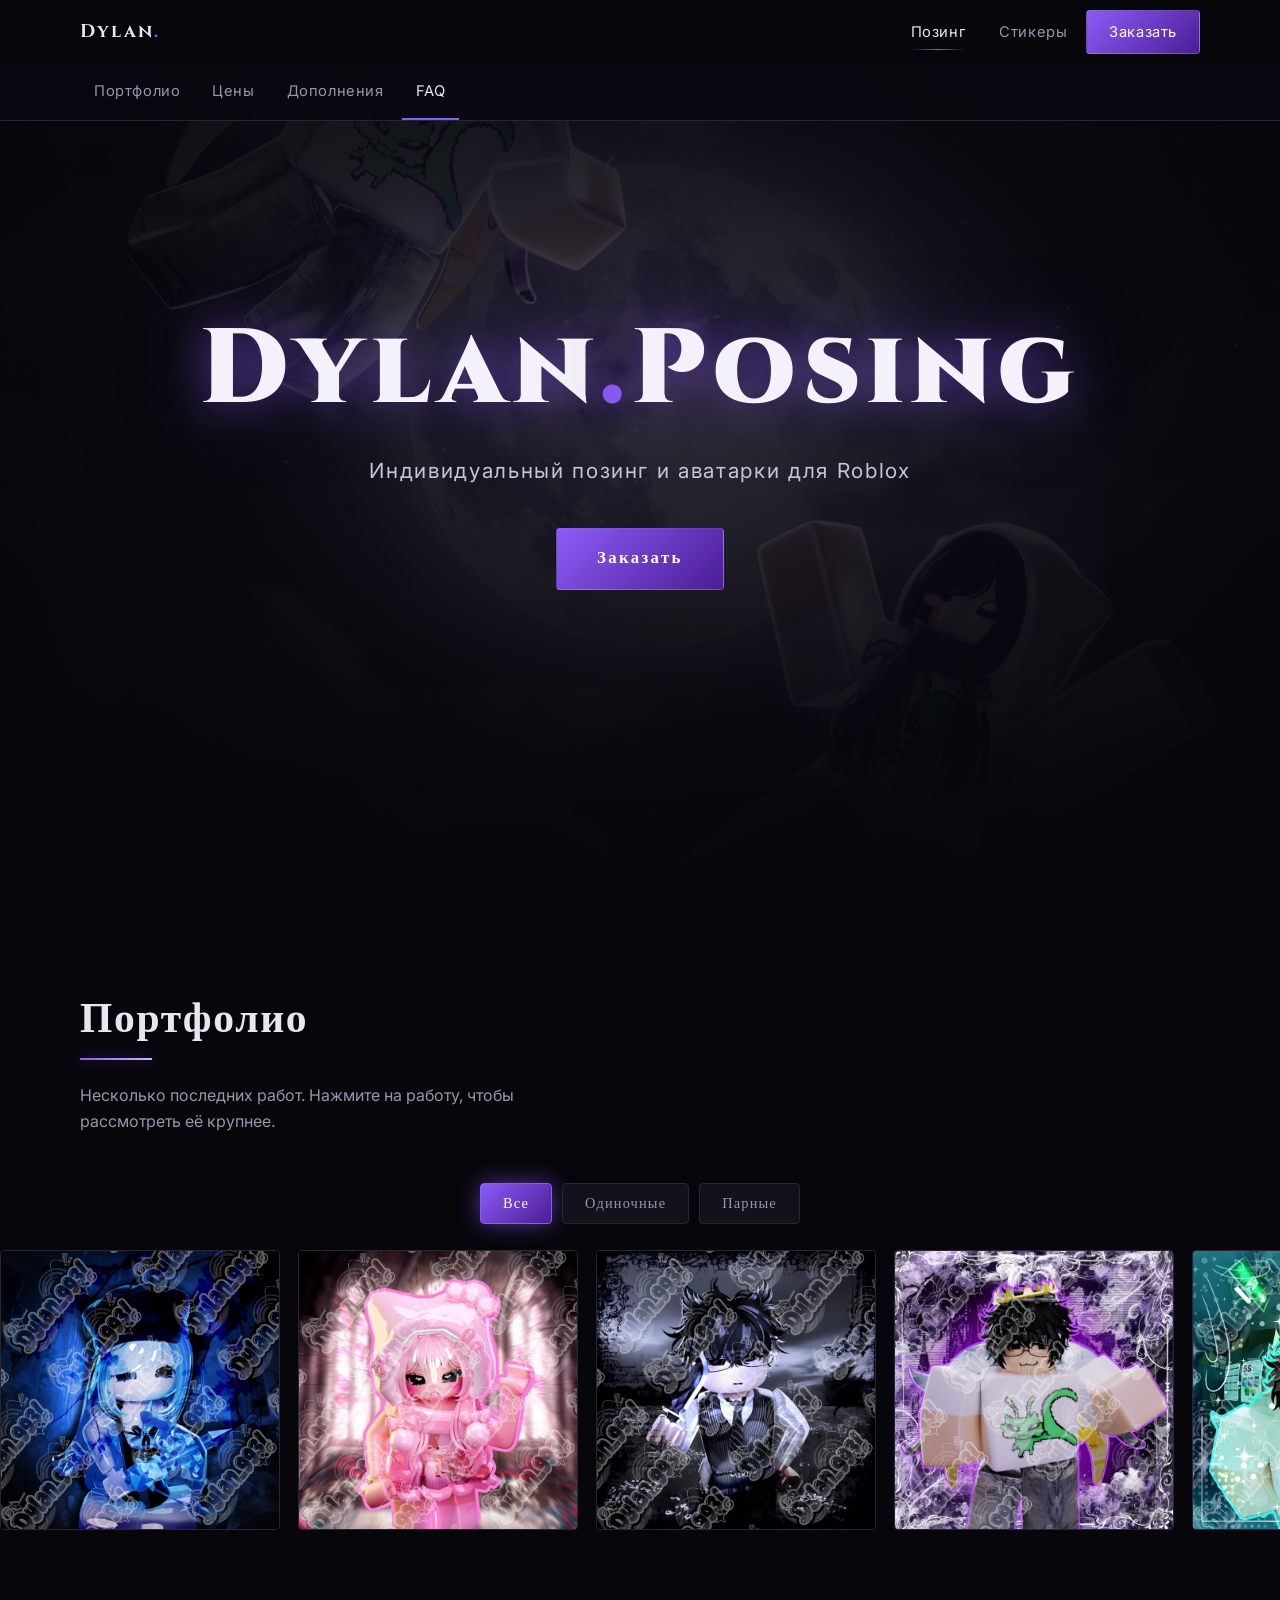
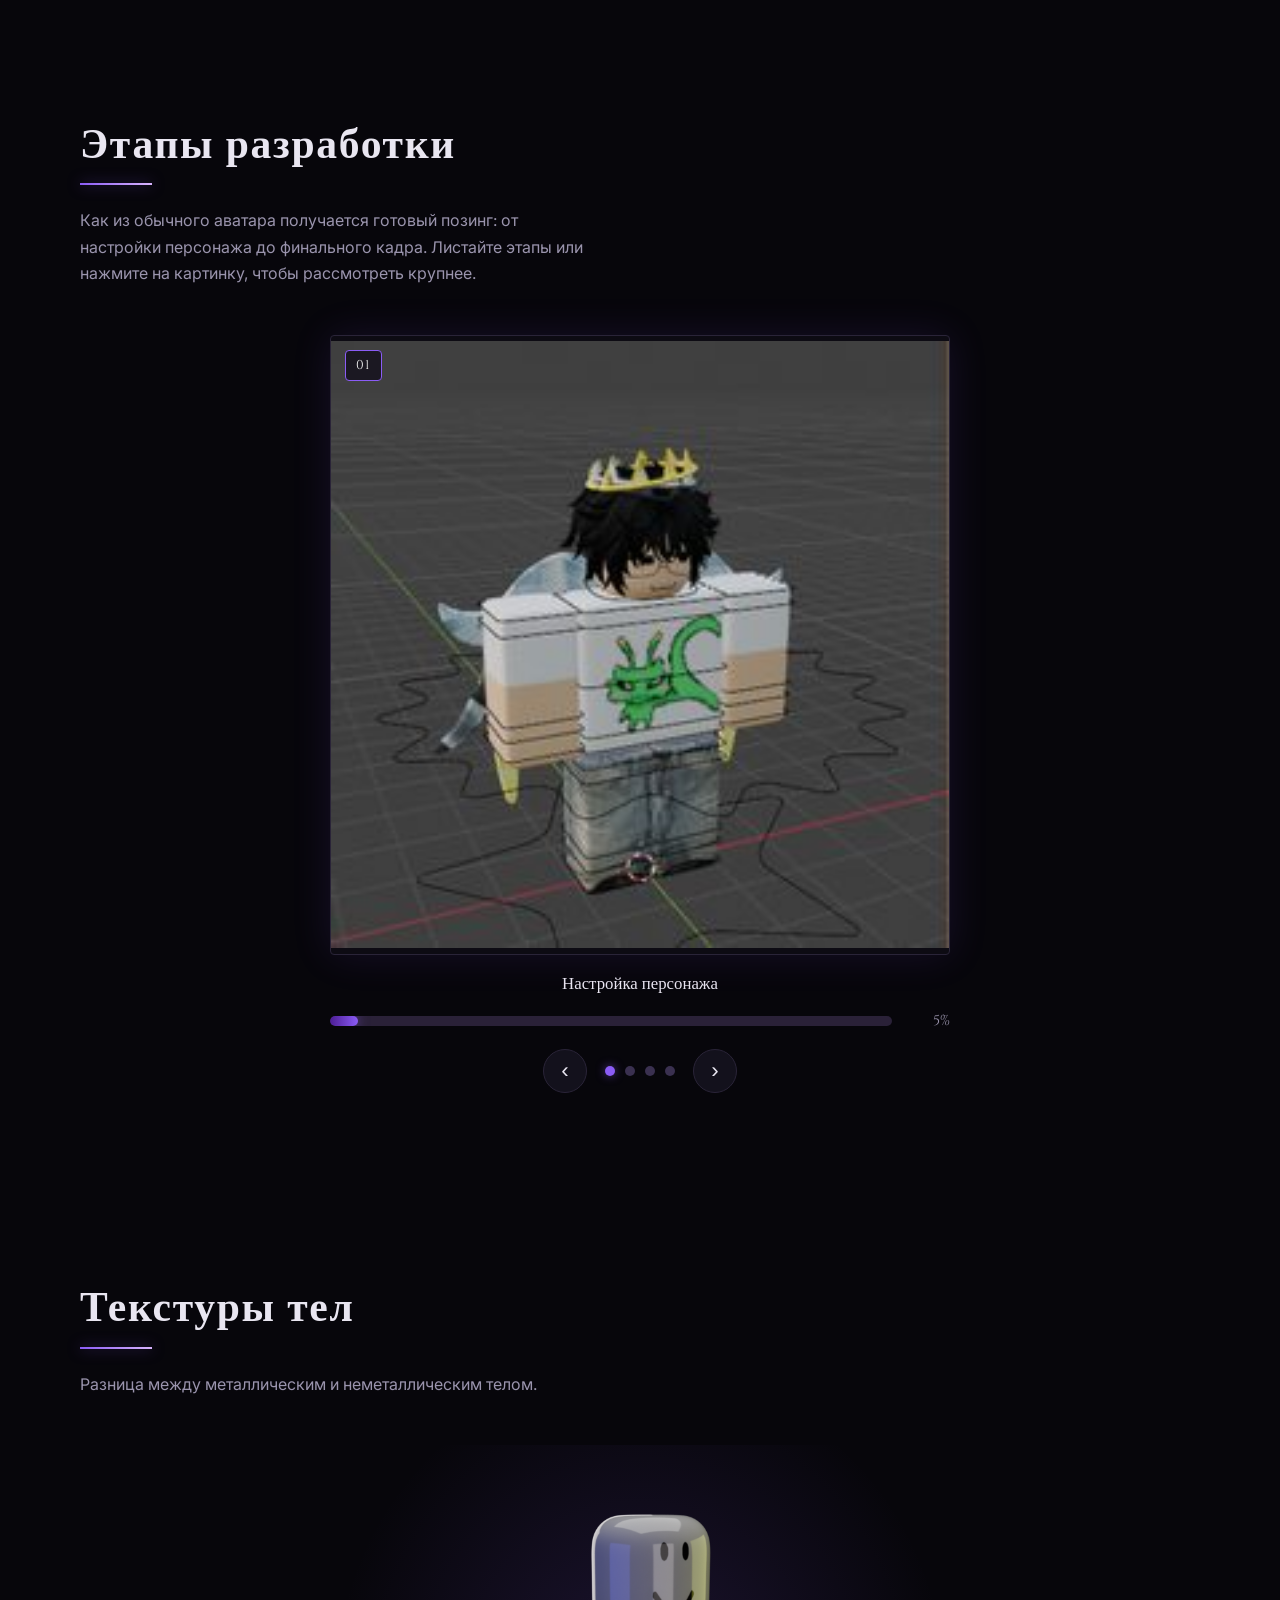
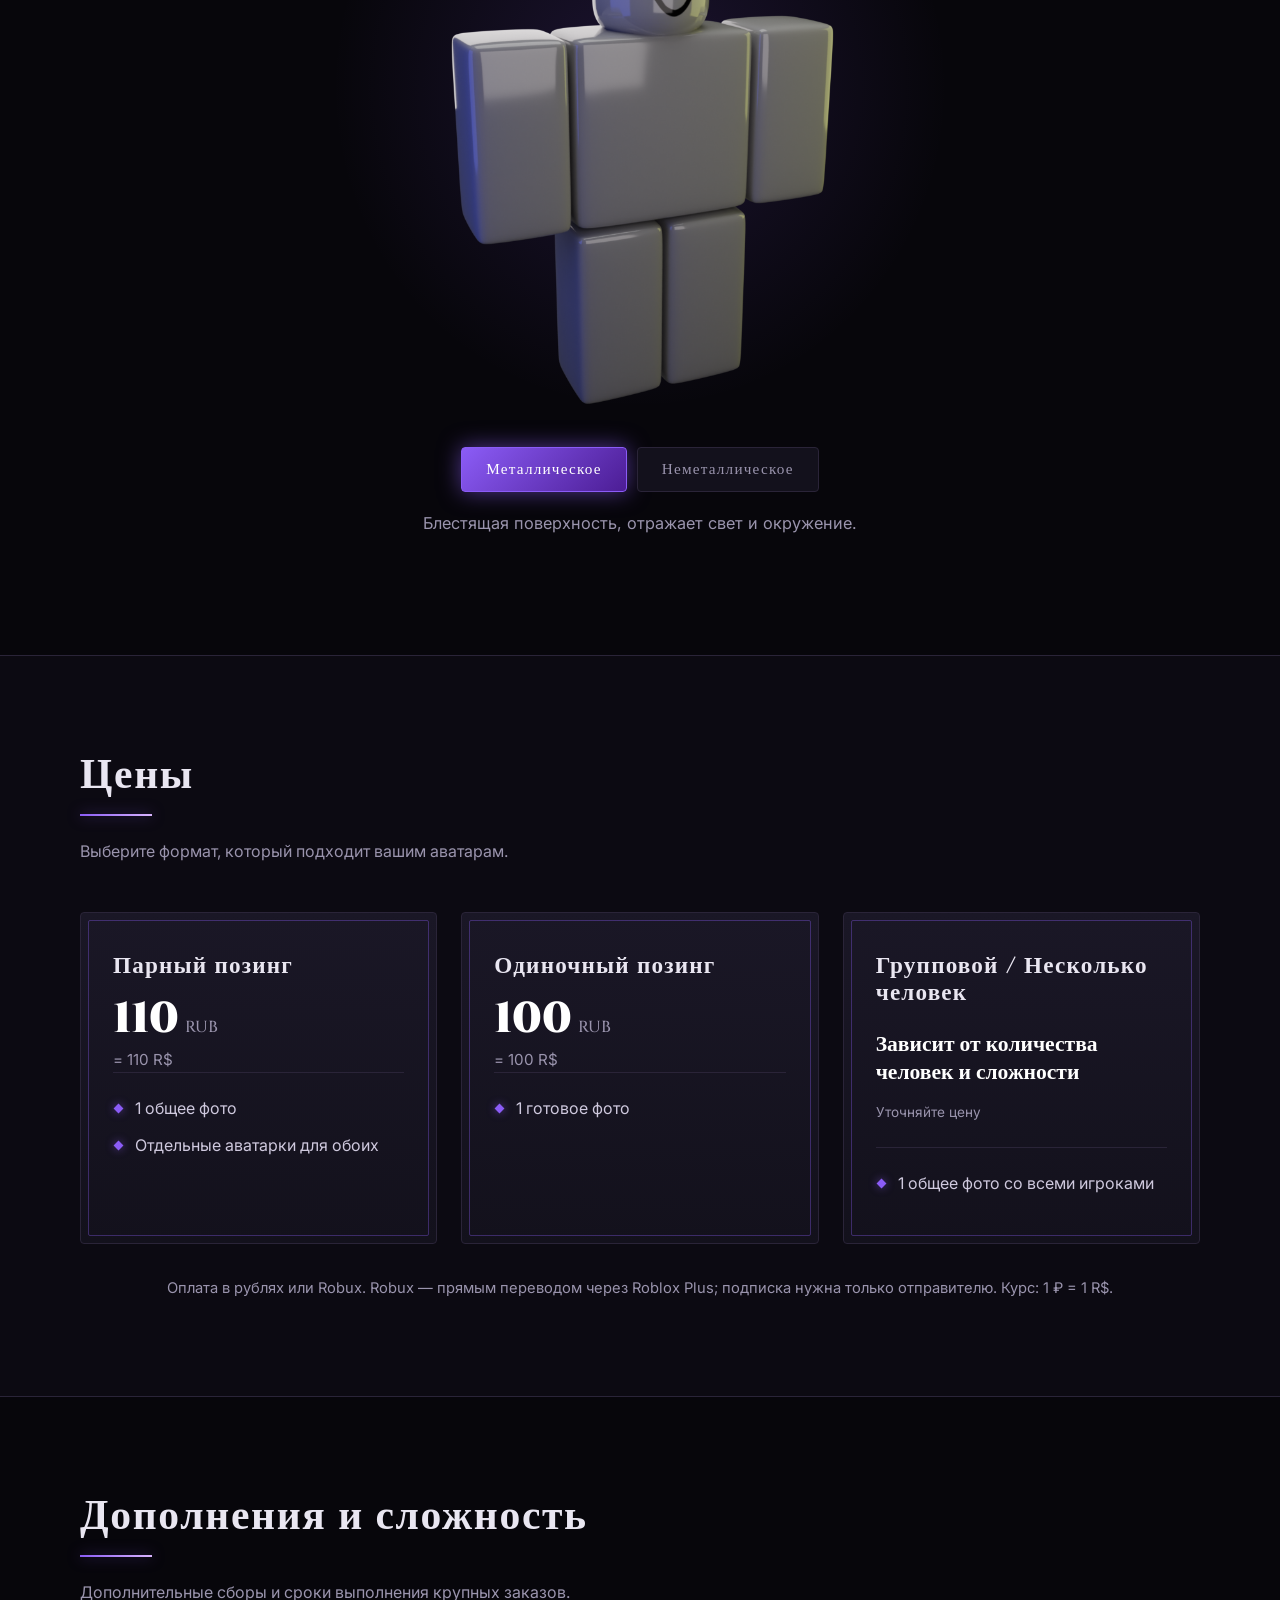
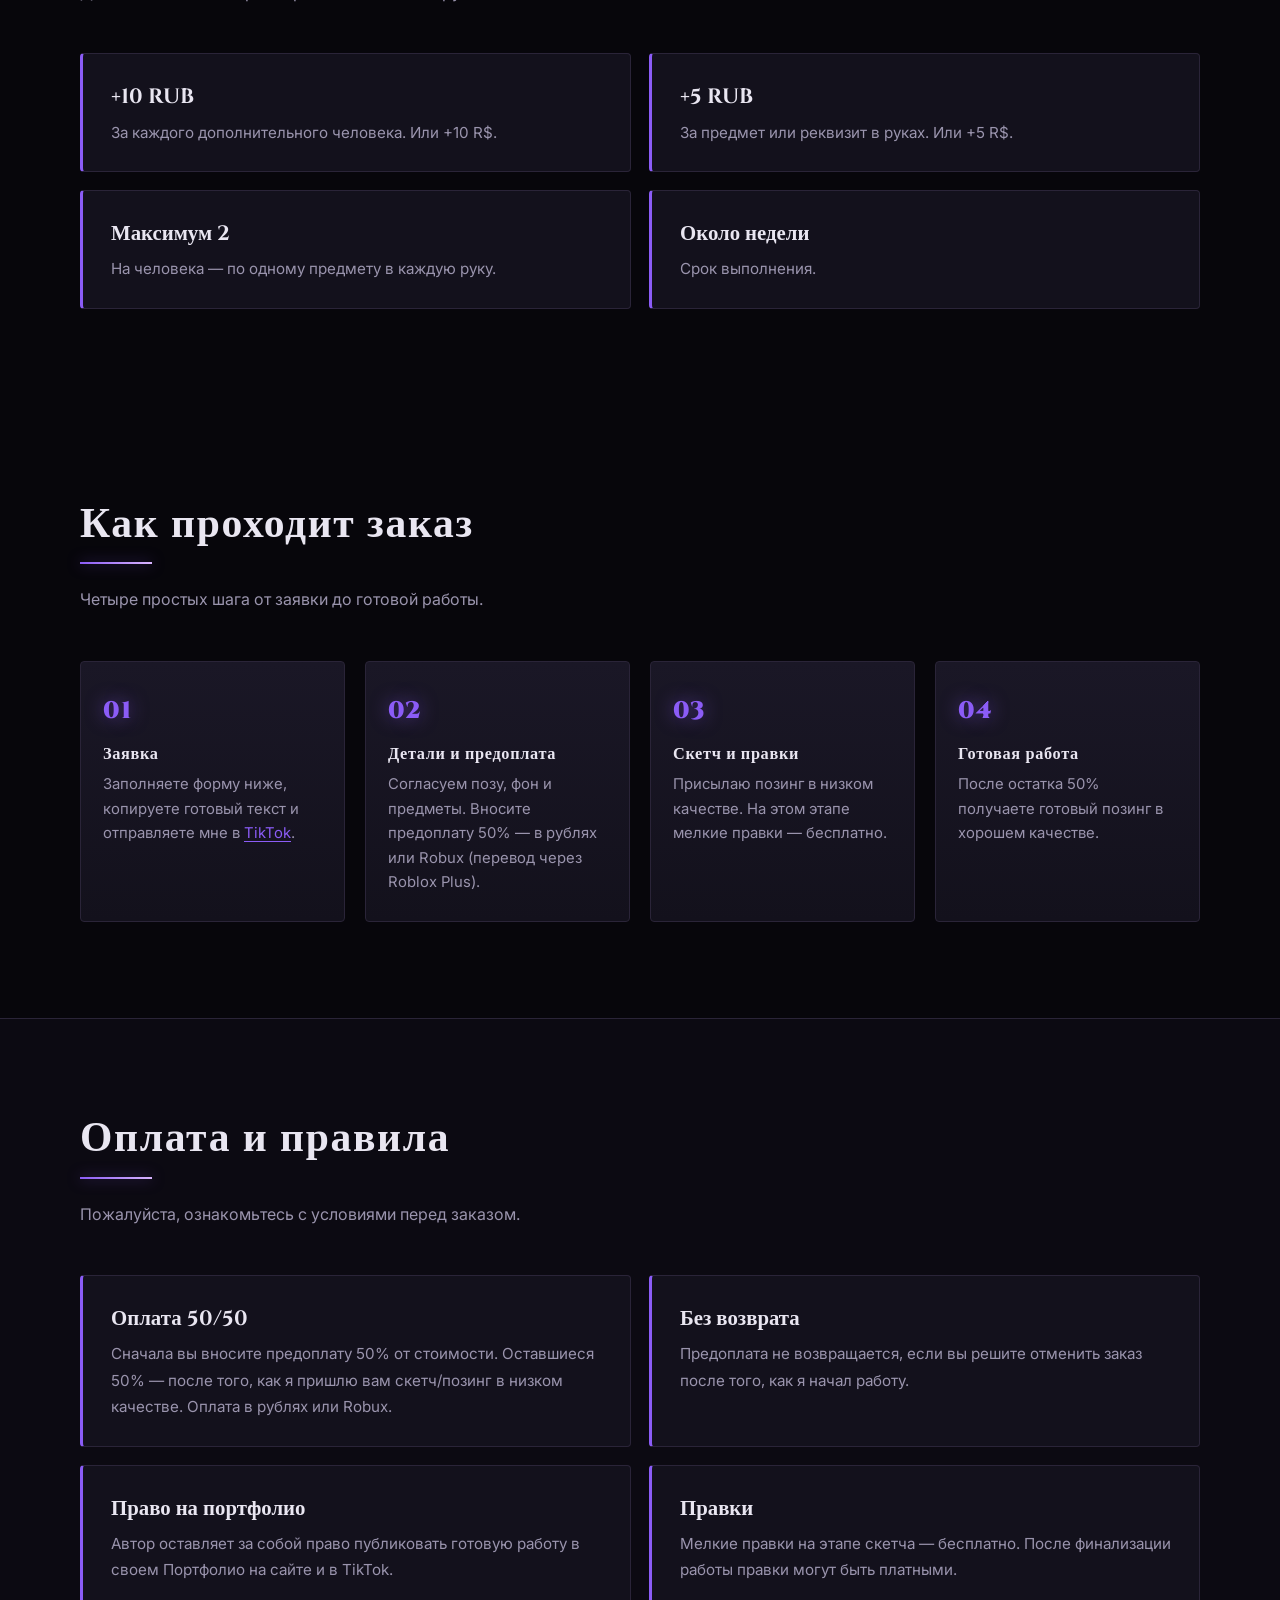
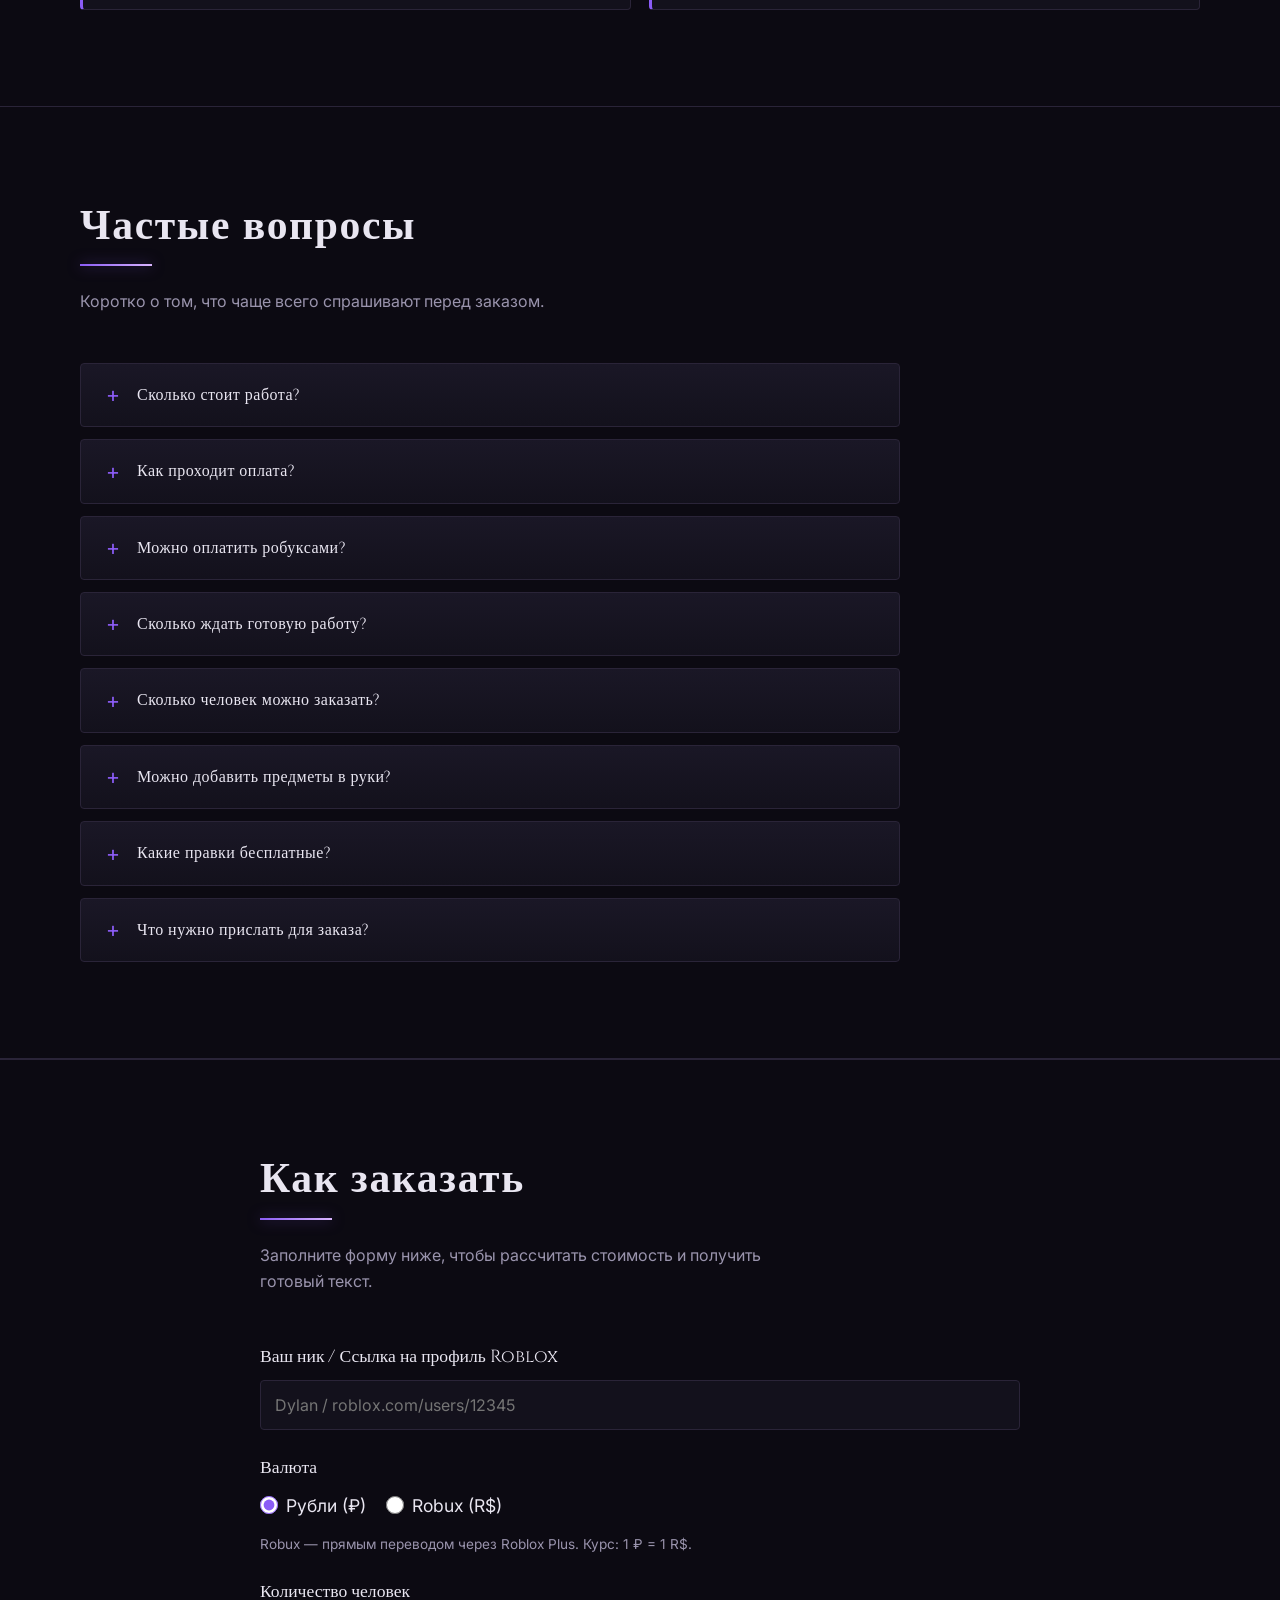
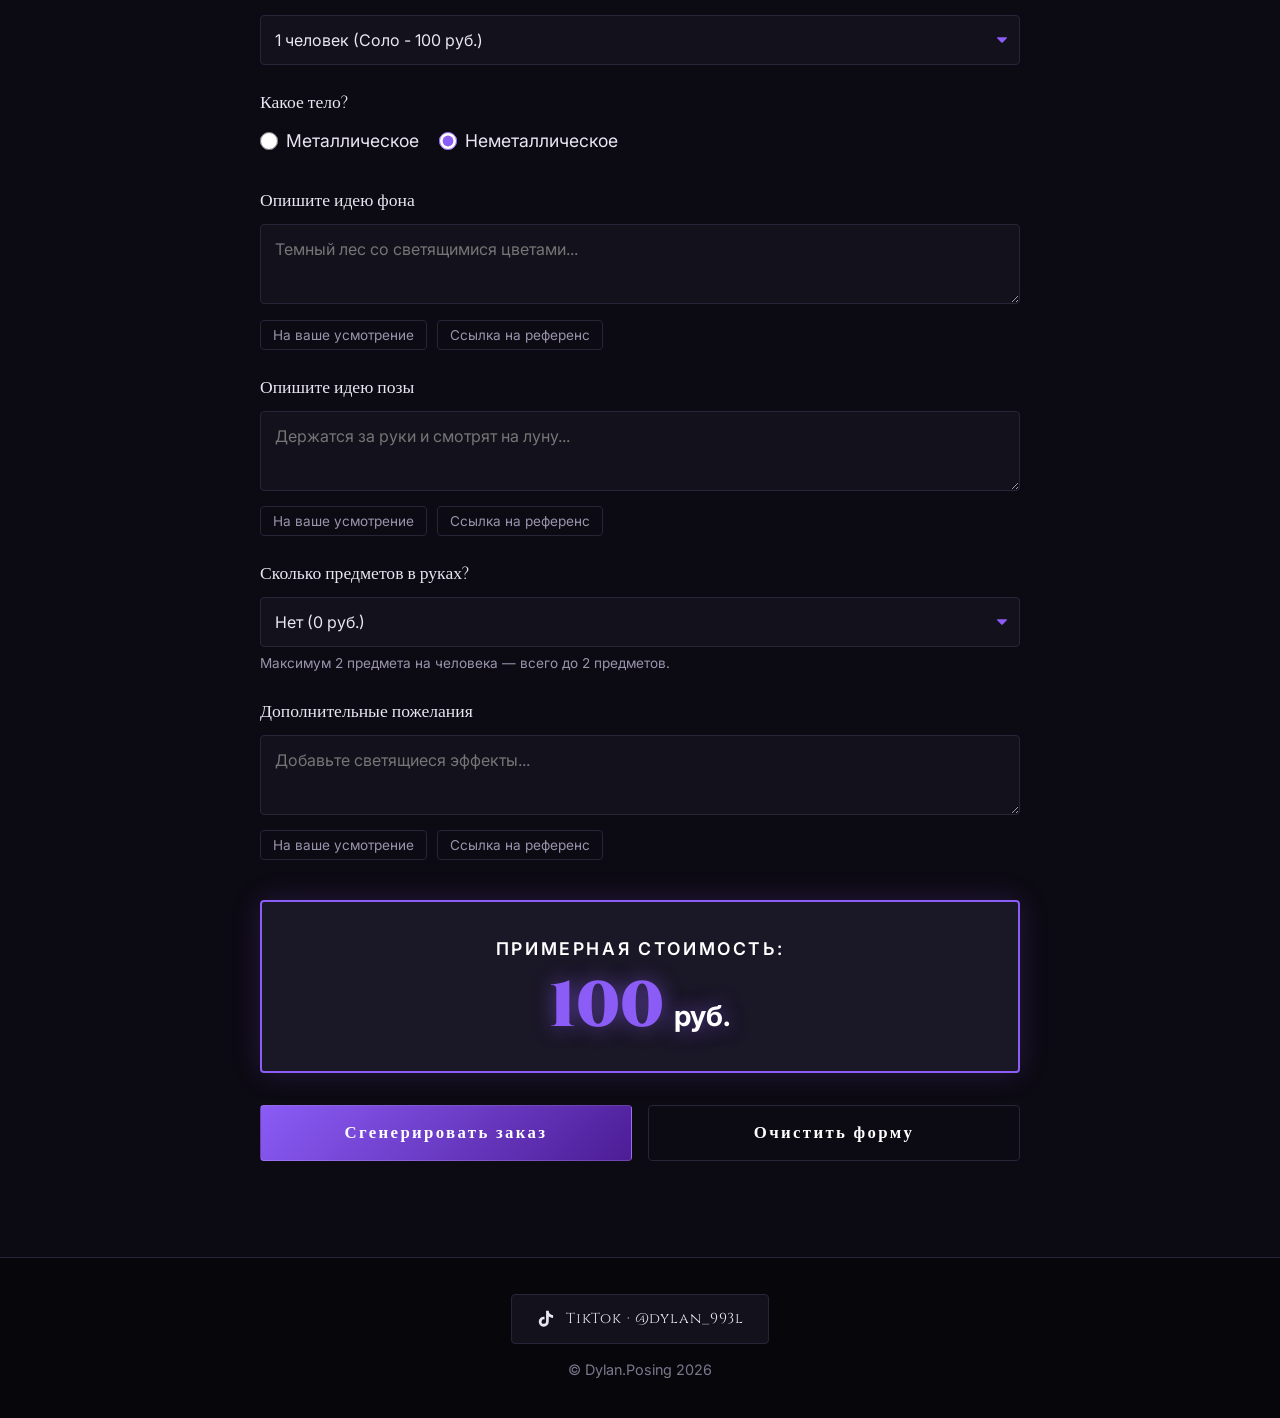
<file: index.html>
<!DOCTYPE html>
<html lang="ru">
<head>
<meta charset="UTF-8">
<meta name="viewport" content="width=device-width, initial-scale=1">
<title>Dylan.Posing | Индивидуальный позинг и аватарки для Roblox</title>
<meta name="description" content="Индивидуальный позинг и аватарки для Roblox: парный и одиночный позинг, текстуры тел. Заказ от 100 руб. или 100 R$, оплата в рублях или Robux.">
<meta property="og:type" content="website">
<meta property="og:site_name" content="Dylan.Posing">
<meta property="og:locale" content="ru_RU">
<meta property="og:title" content="Dylan.Posing | Индивидуальный позинг и аватарки для Roblox">
<meta property="og:description" content="Парный и одиночный позинг, текстуры тел. Заказ от 100 ₽ / 100 R$, оплата в рублях или Robux через Roblox Plus.">
<meta property="og:url" content="https://dylan-posing.online/">
<meta property="og:image" content="https://dylan-posing.online/og-cover.jpg">
<meta property="og:image:width" content="1200">
<meta property="og:image:height" content="630">
<meta property="og:image:alt" content="Работа Dylan.Posing — пара персонажей Roblox">
<meta name="twitter:card" content="summary_large_image">
<meta name="twitter:title" content="Dylan.Posing | Индивидуальный позинг и аватарки для Roblox">
<meta name="twitter:description" content="Парный и одиночный позинг, текстуры тел. Заказ от 100 ₽ / 100 R$, оплата в рублях или Robux через Roblox Plus.">
<meta name="twitter:image" content="https://dylan-posing.online/og-cover.jpg">
<link rel="canonical" href="https://dylan-posing.online/">
<link rel="icon" href="/favicon.ico" sizes="any">
<link rel="icon" type="image/png" href="/favicon-192.png" sizes="192x192">
<link rel="apple-touch-icon" href="/apple-touch-icon.png">
<meta name="theme-color" content="#8b5cf6">
<link rel="preconnect" href="https://fonts.googleapis.com">
<link rel="preconnect" href="https://fonts.gstatic.com" crossorigin>
<link href="https://fonts.googleapis.com/css2?family=Cinzel:wght@500;700;900&family=Inter:wght@400;500;600&display=swap" rel="stylesheet">
<!-- Yandex.Metrika counter -->
<script type="text/javascript">
  (function(m, e, t, r, i, k, a) {
    m[i] = m[i] || function() { (m[i].a = m[i].a || []).push(arguments); };
    m[i].l = 1 * new Date();
    for (var j = 0; j < document.scripts.length; j++) { if (document.scripts[j].src === r) { return; } }
    k = e.createElement(t); a = e.getElementsByTagName(t)[0];
    k.async = 1; k.src = r; a.parentNode.insertBefore(k, a);
  })(window, document, 'script', 'https://mc.yandex.ru/metrika/tag.js', 'ym');
  ym(114217298, 'init', { clickmap: true, trackLinks: true, accurateTrackBounce: true, webvisor: true });
</script>
<noscript><div><img src="https://mc.yandex.ru/watch/114217298" style="position:absolute; left:-9999px;" alt=""></div></noscript>
<!-- /Yandex.Metrika counter -->
<style>
  :root {
    --bg: #07060b;
    --bg-soft: #0e0c15;
    --surface: #13111c;
    --surface-2: #1a1726;
    --line: #2a2438;
    --text: #e9e6f1;
    --muted: #9a94ad;
    --accent: #8b5cf6; 
    --accent-glow: rgba(139, 92, 246, 0.55);
    --accent-dark: #4c1d95;
    --font-head: 'Cinzel', 'Playfair Display', serif;
    --font-body: 'Inter', 'Roboto', system-ui, sans-serif;
    --radius: 4px;
  }

  *, *::before, *::after { box-sizing: border-box; margin: 0; padding: 0; }

  /* Запрет выделения и копирования обычного текста.
     Поля формы и готовый текст заказа остаются доступными для копирования. */
  body { -webkit-user-select: none; -ms-user-select: none; user-select: none; }
  input, textarea, select, .result-text, #result-text {
    -webkit-user-select: text; -ms-user-select: text; user-select: text;
  }
  html { scroll-behavior: smooth; scroll-padding-top: 130px; }
  body {
    background: var(--bg); color: var(--text); font-family: var(--font-body);
    line-height: 1.65; -webkit-font-smoothing: antialiased; overflow-x: hidden;
  }
  img { display: block; max-width: 100%; }
  a { color: inherit; }
  main p a { color: var(--accent); text-decoration: underline; text-underline-offset: 3px; }
  main p a:hover { color: #fff; }
  :focus-visible { outline: 2px solid var(--accent); outline-offset: 3px; }

  .wrap { width: min(1120px, 100% - 40px); margin-inline: auto; }
  section { padding: 96px 0; }

  h1, h2, h3 { font-family: var(--font-head); font-weight: 700; line-height: 1.15; }
  h2 { font-size: clamp(1.8rem, 4vw, 2.6rem); letter-spacing: 0.04em; margin-bottom: 14px; }
  .section-intro { color: var(--muted); max-width: 52ch; margin-bottom: 48px; }
  
  .rule {
    width: 72px; height: 2px; margin: 0 0 22px;
    background: linear-gradient(90deg, var(--accent), #d8b4fe);
    box-shadow: 0 0 14px var(--accent-glow);
  }

  /* ---------- Липкая шапка ---------- */
  .topbar {
    position: fixed; top: 0; left: 0; right: 0; z-index: 100;
    border-bottom: 1px solid transparent;
    background: linear-gradient(to bottom, rgba(7, 6, 11, 0.78), rgba(7, 6, 11, 0));
    transition: background .35s ease, border-color .35s ease, box-shadow .35s ease;
  }
  .topbar.is-scrolled {
    background: rgba(10, 8, 16, 0.84);
    -webkit-backdrop-filter: blur(14px);
    backdrop-filter: blur(14px);
    border-bottom-color: var(--line);
    box-shadow: 0 10px 30px rgba(0, 0, 0, 0.35);
  }
  .topbar__inner {
    width: min(1120px, 100% - 40px); margin-inline: auto;
    height: 64px; display: flex; align-items: center; justify-content: space-between; gap: 18px;
  }
  .topbar__brand {
    font-family: var(--font-head); font-weight: 700; font-size: 1.15rem;
    letter-spacing: 0.12em; text-decoration: none; color: var(--text); white-space: nowrap;
  }
  .topbar__brand span { color: var(--accent); }
  .topbar__nav { display: flex; align-items: center; gap: 4px; }
  .topbar__nav a {
    position: relative; padding: 9px 15px; text-decoration: none; color: var(--muted);
    font-size: 0.92rem; letter-spacing: 0.04em; border-radius: var(--radius);
    transition: color .25s ease, background .25s ease;
  }
  .topbar__nav a::after {
    content: ""; position: absolute; left: 15px; right: 15px; bottom: 3px; height: 1px;
    background: linear-gradient(90deg, transparent, var(--accent), transparent);
    transform: scaleX(0); transition: transform .3s ease;
  }
  .topbar__nav a:hover { color: var(--text); background: rgba(139, 92, 246, 0.1); }
  .topbar__nav a:hover::after,
  .topbar__nav a.is-active { color: var(--text); }
  .topbar__nav a:hover::after,
  .topbar__nav a.is-active::after { transform: scaleX(1); }
  .topbar__nav .topbar__cta {
    color: #fff; padding: 9px 22px;
    background: linear-gradient(135deg, var(--accent), var(--accent-dark));
    border: 1px solid rgba(255, 255, 255, 0.14);
    transition: box-shadow .3s ease, transform .3s ease, border-color .3s ease;
  }
  .topbar__nav .topbar__cta::after { display: none; }
  .topbar__nav .topbar__cta:hover {
    color: #fff; background: linear-gradient(135deg, var(--accent), var(--accent-dark));
    border-color: rgba(255, 255, 255, 0.35);
    box-shadow: 0 0 22px var(--accent-glow); transform: translateY(-1px);
  }

  @media (max-width: 560px) {
    .topbar__inner { height: 56px; gap: 10px; }
    .topbar__brand { font-size: 1rem; letter-spacing: 0.06em; }
    .topbar__nav { gap: 0; }
    .topbar__nav a { padding: 8px 9px; font-size: 0.82rem; }
    .topbar__nav a::after { left: 9px; right: 9px; }
    .topbar__cta { padding: 8px 13px; }
  }

  /* ---------- Подменю разделов ---------- */
  .subnav {
    position: fixed; top: 64px; left: 0; right: 0; z-index: 95;
    background: rgba(10, 8, 16, 0.88);
    -webkit-backdrop-filter: blur(14px);
    backdrop-filter: blur(14px);
    border-bottom: 1px solid var(--line);
  }
  .subnav__inner {
    width: min(1120px, 100% - 40px); margin-inline: auto;
    display: flex; gap: 4px; overflow-x: auto;
    scrollbar-width: none; -ms-overflow-style: none;
  }
  .subnav__inner::-webkit-scrollbar { display: none; }
  .subnav a {
    flex: 0 0 auto; padding: 15px 14px; color: var(--muted); text-decoration: none;
    font-size: .92rem; letter-spacing: .04em; white-space: nowrap;
    border-bottom: 2px solid transparent;
    transition: color .25s ease, border-color .25s ease;
  }
  .subnav a:hover { color: var(--text); }
  .subnav a.is-active { color: var(--text); border-bottom-color: var(--accent); }

  @media (max-width: 560px) {
    .subnav { top: 56px; }
    .subnav a { padding: 13px 12px; font-size: .86rem; }
  }

  /* ---------- Hero ---------- */
  .hero {
    position: relative; min-height: 100vh; min-height: 100svh; display: grid; place-items: center;
    text-align: center; padding: 80px 0; overflow: hidden; isolation: isolate;
    background-color: var(--bg);
    background-image: radial-gradient(ellipse at 50% 30%, rgba(29, 20, 48, 0.8) 0%, rgba(7, 6, 11, 0.9) 70%);
  }
  .hero::before {
    content: ""; position: absolute;
    top: 0; right: 0; bottom: 0; left: 0;
    z-index: -2;
    background-color: var(--bg);
    background-image: url("hero-bg.jpg");
    background-position: center center;
    background-repeat: no-repeat;
    background-size: cover;
    -webkit-background-size: cover;
    opacity: 0.42;
  }
  .hero::after {
    content: ""; position: absolute;
    top: 0; right: 0; bottom: 0; left: 0;
    z-index: -1;
    background: radial-gradient(ellipse at center, rgba(7,6,11,0.25) 0%, rgba(7,6,11,0.88) 78%),
      linear-gradient(to bottom, rgba(7,6,11,0.5) 0%, transparent 35%, var(--bg) 100%);
  }
  .hero h1 {
    font-size: clamp(2.8rem, 10vw, 6.6rem); font-weight: 900; letter-spacing: 0.06em;
    color: #f4f1fa; text-shadow: 0 0 40px var(--accent-glow), 0 0 90px rgba(76, 29, 149, 0.4);
    animation: rise 1.4s cubic-bezier(.2,.7,.2,1) both;
  }
  .hero h1 .dot { color: var(--accent); text-shadow: 0 0 24px var(--accent-glow); }
  .hero p {
    margin: 22px auto 40px; color: #c9c3da; font-size: clamp(1rem, 2.4vw, 1.3rem);
    letter-spacing: 0.08em; animation: rise 1.4s .25s cubic-bezier(.2,.7,.2,1) both;
  }
  .hero .btn { animation: rise 1.4s .5s cubic-bezier(.2,.7,.2,1) both; }

  /* Лёгкий фон для телефонов (вместо тяжёлого 1.png) */
  @media (max-width: 768px) {
    .hero::before {
      background-image: url("hero-bg-mobile.jpg");
      background-size: cover;
      -webkit-background-size: cover;
      background-position: center center;
    }
  }
  @keyframes rise {
    from { opacity: 0; transform: translateY(18px); filter: blur(6px); }
    to   { opacity: 1; transform: none; filter: blur(0); }
  }

  .btn {
    display: inline-block; padding: 16px 40px; font-family: var(--font-head);
    font-weight: 700; font-size: 1.05rem; letter-spacing: 0.14em; text-decoration: none;
    color: #fff; background: linear-gradient(135deg, var(--accent), var(--accent-dark));
    border: 1px solid rgba(255,255,255,0.14); border-radius: var(--radius);
    box-shadow: 0 0 0 rgba(0,0,0,0); transition: box-shadow .3s, transform .3s, border-color .3s;
    cursor: pointer;
  }
  .btn:hover {
    transform: translateY(-2px); border-color: rgba(255,255,255,0.35);
    box-shadow: 0 0 26px var(--accent-glow), 0 0 60px rgba(139,92,246,0.3);
  }

  /* ---------- Фильтр портфолио ---------- */
  .portfolio-filter {
    display: flex; gap: 10px; justify-content: center; flex-wrap: wrap;
    margin-top: 26px; margin-bottom: 26px;
  }
  .filter-btn {
    padding: 10px 22px; font-family: var(--font-head); font-size: .9rem; letter-spacing: .08em;
    color: var(--muted); background: var(--surface); border: 1px solid var(--line);
    border-radius: var(--radius); cursor: pointer;
    transition: color .3s, border-color .3s, box-shadow .3s, background .3s;
  }
  .filter-btn:hover { color: var(--text); border-color: var(--accent); }
  .filter-btn.is-active {
    color: #fff; border-color: var(--accent);
    background: linear-gradient(135deg, var(--accent), var(--accent-dark));
    box-shadow: 0 0 22px var(--accent-glow);
  }

  /* ---------- Этапы разработки: плеер ---------- */
  .stages-player { max-width: 620px; margin: 28px auto 0; }
  .stages-viewport {
    position: relative; aspect-ratio: 1 / 1; overflow: hidden;
    border-radius: var(--radius); border: 1px solid var(--line);
    background: #0d0b13; cursor: pointer; touch-action: pan-y;
    box-shadow: 0 0 40px rgba(139, 92, 246, .12);
    transition: border-color .35s, box-shadow .35s;
  }
  .stages-viewport:hover, .stages-viewport:focus-visible {
    border-color: var(--accent); box-shadow: 0 0 34px var(--accent-glow); outline: none;
  }
  .stage-slide {
    position: absolute; inset: 0; opacity: 0; transform: scale(1.03);
    transition: opacity .5s ease, transform .7s ease; pointer-events: none;
  }
  .stage-slide.is-active { opacity: 1; transform: scale(1); pointer-events: auto; }
  .stage-slide img {
    width: 100%; height: 100%; object-fit: contain; display: block;
    pointer-events: none; user-select: none; -webkit-user-drag: none;
  }
  /* водяной знак только на финальном кадре */
  .stage-slide[data-index="3"]::after {
    content: ""; position: absolute; inset: 0;
    background: url("watermark.webp") 0 0 / 100% auto repeat;
    opacity: .45; pointer-events: none;
  }
  .stage-num {
    position: absolute; top: 14px; left: 14px;
    padding: 4px 10px; font-family: var(--font-head); font-size: .8rem; letter-spacing: .1em;
    color: #fff; background: rgba(17, 14, 26, .78);
    border: 1px solid var(--accent); border-radius: var(--radius);
  }
  .stages-meta { margin-top: 18px; }
  .stage-caption {
    margin: 0 0 14px; text-align: center;
    font-family: var(--font-head); font-size: 1.05rem; line-height: 1.35; color: var(--text);
    min-height: 1.35em;
  }
  .stages-progress { display: flex; align-items: center; gap: 12px; }
  .stages-progress__track {
    flex: 1; height: 10px; border-radius: 99px; background: #2a2138; overflow: hidden;
  }
  .stages-progress__fill {
    height: 100%; width: 0%; border-radius: 99px;
    background: linear-gradient(90deg, var(--accent-dark), var(--accent));
    box-shadow: 0 0 12px var(--accent-glow);
  }
  .stages-progress__pct {
    min-width: 46px; text-align: right;
    font-family: var(--font-head); font-size: .9rem; color: var(--muted);
  }
  .stages-controls {
    display: flex; align-items: center; justify-content: center; gap: 18px; margin-top: 16px;
  }
  .stages-arrow {
    width: 44px; height: 44px; padding: 0; border-radius: 50%;
    background: var(--surface); border: 1px solid var(--line); color: var(--text);
    font-size: 1.4rem; line-height: 1; cursor: pointer;
    transition: border-color .3s, box-shadow .3s, color .3s;
  }
  .stages-arrow:hover { border-color: var(--accent); box-shadow: 0 0 16px var(--accent-glow); }
  .stages-dots { display: flex; gap: 10px; }
  .stages-dot {
    width: 10px; height: 10px; padding: 0; border: 0; border-radius: 50%;
    background: #3a3050; cursor: pointer; transition: background .3s, box-shadow .3s;
  }
  .stages-dot.is-active { background: var(--accent); box-shadow: 0 0 10px var(--accent-glow); }
  @media (max-width: 640px) {
    .stages-player { margin-top: 20px; }
    .stage-caption { font-size: .95rem; }
    .stages-arrow { width: 40px; height: 40px; }
  }

  /* ---------- Gallery ---------- */
  .gallery-wrapper {
    position: relative; width: 100%; overflow: hidden;
    mask-image: linear-gradient(to right, transparent, black 5%, black 95%, transparent);
    -webkit-mask-image: linear-gradient(to right, transparent, black 5%, black 95%, transparent);
  }
  .gallery-track {
    display: flex; gap: 18px; width: max-content;
    animation: scrollLeft var(--marquee-duration, 20s) linear infinite;
  }
  .gallery-wrapper:hover .gallery-track { animation-play-state: paused; }
  
  .work {
    width: 280px; aspect-ratio: 1 / 1; flex-shrink: 0; position: relative;
    overflow: hidden; border: 1px solid var(--line); border-radius: var(--radius);
    background: var(--surface);
    transform: perspective(800px) rotateX(0deg) rotateY(0deg);
    outline: 2px solid transparent; outline-offset: -2px;
    transition: border-color .4s, box-shadow .4s, transform .35s ease, outline-color .4s;
  }
  .work.is-tilting {
    transform: perspective(800px) rotateX(var(--rx, 0deg)) rotateY(var(--ry, 0deg));
    transition: transform .08s linear, border-color .4s, box-shadow .4s, outline-color .4s;
  }
  .work img { 
    width: 100%; 
    height: 100%; 
    object-fit: cover; 
    pointer-events: none; 
    user-select: none; 
    -webkit-user-drag: none;
  }
  .work:hover { 
    z-index: 2; 
    border-color: var(--accent); 
    outline-color: var(--accent);
    box-shadow: 0 0 28px var(--accent-glow); 
  }

  /* Водяной знак DylanPosing на работах (плитка на всю работу) */
  .work::after {
    content: "";
    position: absolute; inset: 0;
    background: url("watermark.webp") 0 0 / 100% auto repeat;
    opacity: .45;
    pointer-events: none;
    z-index: 1;
  }
  
  @keyframes scrollLeft {
    0% { transform: translateX(0); }
    100% { transform: translateX(var(--marquee-shift, -50%)); }
  }

  /* ---------- Pricing ---------- */
  .pricing { background: rgba(14, 12, 21, 0.8); border-block: 1px solid var(--line); }
  .cards { display: grid; grid-template-columns: repeat(3, 1fr); gap: 24px; }
  .card {
    position: relative; display: flex; flex-direction: column; padding: 40px 32px 36px;
    background: linear-gradient(180deg, var(--surface-2), var(--surface));
    border: 1px solid var(--line); border-radius: var(--radius);
    transition: border-color .35s, box-shadow .35s, transform .35s;
  }
  .card::before {
    content: ""; position: absolute; inset: 7px; border: 1px solid rgba(139, 92, 246, 0.35);
    border-radius: 2px; pointer-events: none; transition: border-color .35s;
  }
  .card:hover { transform: translateY(-6px); border-color: var(--accent); box-shadow: 0 0 30px var(--accent-glow); }
  .card:hover::before { border-color: rgba(216, 180, 254, 0.6); }
  .card h3 { font-size: 1.45rem; letter-spacing: 0.05em; margin-bottom: 18px; }
  .price { font-family: var(--font-head); font-weight: 900; font-size: 2.7rem; color: #fff; line-height: 1; }
  .price small { font-size: 1rem; font-weight: 500; color: var(--muted); margin-left: 6px; }
  .price-alt { color: var(--muted); font-size: .95rem; margin-top: 6px; }
  .price.text { font-size: 1.35rem; line-height: 1.3; padding-block: 6px; }
  .price-note { color: var(--muted); font-size: .85rem; margin: 8px 0 24px; min-height: 1.4em; }
  .card ul { list-style: none; border-top: 1px solid var(--line); padding-top: 22px; }
  .card li { position: relative; padding-left: 22px; margin-bottom: 10px; color: #cfc9de; }
  .card li::before {
    content: ""; position: absolute; left: 2px; top: .62em; width: 7px; height: 7px;
    background: var(--accent); transform: rotate(45deg); box-shadow: 0 0 8px var(--accent-glow);
  }
  .pay-note { margin-top: 32px; text-align: center; color: var(--muted); font-size: .92rem; }

  /* ---------- Add-ons ---------- */
  .addons-grid { display: grid; grid-template-columns: repeat(2, 1fr); gap: 18px; }
  .addon {
    padding: 26px 28px; background: var(--surface); border: 1px solid var(--line);
    border-left: 3px solid var(--accent); border-radius: var(--radius);
    transition: border-color .3s, box-shadow .3s;
  }
  .addon:hover { border-left-color: #d8b4fe; box-shadow: 0 0 22px var(--accent-glow); }
  .addon strong { display: block; font-family: var(--font-head); font-size: 1.3rem; margin-bottom: 4px; }
  .addon span { color: var(--muted); font-size: .95rem; }

  /* ---------- Форма и Калькулятор ---------- */
  .order { background: rgba(14, 12, 21, 0.8); border-top: 1px solid var(--line); }
  .order-inner { max-width: 760px; margin: 0 auto; }
  
  .form-group { margin-bottom: 24px; }
  .hidden-field { display: none !important; }
  .form-group label {
    display: block; font-family: var(--font-head); font-size: 1.1rem;
    margin-bottom: 8px; color: var(--text);
  }
  .form-group input[type="text"], .form-group textarea, .form-group select {
    width: 100%; padding: 14px; background: var(--surface); border: 1px solid var(--line);
    border-radius: var(--radius); color: var(--text); font-family: var(--font-body);
    font-size: 1rem; transition: border-color .3s, box-shadow .3s;
  }
  .form-group input:focus, .form-group textarea:focus, .form-group select:focus {
    outline: none; border-color: var(--accent); box-shadow: 0 0 10px var(--accent-glow);
  }
  .form-group textarea { resize: vertical; min-height: 80px; }
  .field-hint { margin-top: 7px; font-size: .85rem; color: var(--muted); line-height: 1.45; }
  /* Стили для кнопок-подсказок */
  .preset-buttons {
    display: flex;
    gap: 10px;
    margin-top: 8px;
    flex-wrap: wrap;
  }
  .preset-btn {
    background: transparent;
    border: 1px solid var(--line);
    color: var(--muted);
    padding: 6px 12px;
    border-radius: var(--radius);
    font-family: var(--font-body);
    font-size: 0.85rem;
    cursor: pointer;
    transition: all 0.3s ease;
  }
  .preset-btn:hover {
    border-color: var(--accent);
    color: var(--text);
    box-shadow: 0 0 10px var(--accent-glow);
  }
  .radio-group { display: flex; gap: 20px; margin-top: 8px; }
  .radio-group label { display: flex; align-items: center; gap: 8px; font-family: var(--font-body); cursor: pointer; }
  .radio-group input[type="radio"] { accent-color: var(--accent); width: 18px; height: 18px; }

  .calc-display {
    margin-top: 40px; padding: 32px 24px; background: var(--surface-2);
    border: 2px solid var(--accent); border-radius: var(--radius);
    text-align: center; box-shadow: 0 0 30px rgba(139,92,246,0.2);
  }
  .calc-display span.calc-label { 
    display: block; font-size: 1.1rem; font-weight: 600; color: #fff; 
    margin-bottom: 12px; text-transform: uppercase; letter-spacing: 0.15em; 
  }
  .calc-display .price-value { 
    font-family: var(--font-head); font-size: 4rem; font-weight: 900; 
    color: var(--accent); text-shadow: 0 0 20px var(--accent-glow); 
    line-height: 1; display: flex; align-items: baseline; justify-content: center; gap: 10px;
  }
  .calc-display .price-value small { font-size: 1.8rem; font-family: var(--font-body); font-weight: 700; color: #fff; }

  .form-actions { display: flex; gap: 16px; margin-top: 32px; flex-wrap: wrap; }
  .form-actions button { flex: 1; min-width: 200px; }

  .result-box {
    margin-top: 32px; padding: 24px; background: var(--surface-2);
    border: 1px solid var(--accent); border-radius: var(--radius);
    display: none; box-shadow: 0 0 20px var(--accent-glow);
  }
  .result-box h3 { font-size: 1.2rem; margin-bottom: 12px; color: var(--accent); }
  .result-text {
    background: var(--bg); padding: 16px; border-radius: var(--radius);
    font-family: monospace; white-space: pre-wrap; color: #cfc9de;
    margin-bottom: 16px; font-size: 0.95rem; border: 1px solid var(--line);
  }
  .copy-btn { width: 100%; text-align: center; }

  /* ---------- Footer ---------- */
  footer { padding: 36px 0; text-align: center; color: var(--muted); font-size: .9rem; border-top: 1px solid var(--line); }
  .social-link {
    display: inline-flex; align-items: center; gap: 10px;
    padding: 12px 24px; margin-bottom: 14px;
    font-family: var(--font-head); letter-spacing: .06em; color: var(--text);
    background: var(--surface); border: 1px solid var(--line); border-radius: var(--radius);
    text-decoration: none; transition: color .3s, border-color .3s, box-shadow .3s;
  }
  .social-link:hover {
    color: #fff; border-color: var(--accent);
    box-shadow: 0 0 22px var(--accent-glow);
  }
  .social-link__icon { width: 20px; height: 20px; display: block; }
  .footer-copy { opacity: .8; }

  /* ---------- Как проходит заказ ---------- */
  .steps { display: grid; grid-template-columns: repeat(4, 1fr); gap: 20px; counter-reset: step; }
  .step {
    position: relative; padding: 30px 22px 26px;
    background: linear-gradient(180deg, var(--surface-2), var(--surface));
    border: 1px solid var(--line); border-radius: var(--radius);
    transition: border-color .35s, box-shadow .35s, transform .35s;
  }
  .step::before {
    counter-increment: step; content: counter(step, decimal-leading-zero);
    display: block; margin-bottom: 14px;
    font-family: var(--font-head); font-weight: 900; font-size: 1.5rem;
    letter-spacing: .06em; color: var(--accent); text-shadow: 0 0 18px var(--accent-glow);
  }
  .step:hover {
    border-color: var(--accent); box-shadow: 0 0 26px var(--accent-glow);
    transform: translateY(-4px);
  }
  .step h3 { font-size: 1.02rem; letter-spacing: .04em; margin-bottom: 8px; }
  .step p { color: var(--muted); font-size: .93rem; }

  /* ---------- FAQ ---------- */
  .faq-list { display: grid; gap: 12px; max-width: 820px; }
  .faq-item {
    background: linear-gradient(180deg, var(--surface-2), var(--surface));
    border: 1px solid var(--line); border-radius: var(--radius);
    transition: border-color .3s, box-shadow .3s;
  }
  .faq-item[open] { border-color: rgba(139, 92, 246, .55); box-shadow: 0 0 22px rgba(139, 92, 246, .18); }
  .faq-item summary {
    display: flex; align-items: center; gap: 14px; padding: 18px 22px;
    cursor: pointer; list-style: none;
    font-family: var(--font-head); font-size: 1rem; letter-spacing: .03em; color: var(--text);
  }
  .faq-item summary::-webkit-details-marker { display: none; }
  .faq-item summary::before {
    content: "+"; flex: 0 0 auto; width: 20px; text-align: center;
    font-family: var(--font-body); font-size: 1.35rem; line-height: 1; color: var(--accent);
    transition: transform .3s;
  }
  .faq-item[open] summary::before { content: "–"; }
  .faq-item summary:hover { color: var(--accent); }
  .faq-item p { padding: 0 22px 20px 56px; color: var(--muted); font-size: .95rem; }

  /* ---------- Лайтбокс портфолио ---------- */
  .work { cursor: zoom-in; }
  body.has-lightbox { overflow: hidden; }
  .gallery-wrapper.is-paused .gallery-track { animation-play-state: paused; }

  .lightbox {
    position: fixed; inset: 0; z-index: 300;
    display: flex; align-items: center; justify-content: center;
    padding: 24px; background: rgba(7, 6, 11, .94);
    opacity: 0; visibility: hidden; pointer-events: none;
    transition: opacity .3s ease, visibility .3s ease;
  }
  .lightbox.is-open { opacity: 1; visibility: visible; pointer-events: auto; }
  .lightbox__frame {
    position: relative; display: inline-flex;
    max-width: min(1100px, 92vw); max-height: 86vh;
  }
  .lightbox__frame::after {
    content: "";
    position: absolute; inset: 0;
    background: url("watermark.webp") 0 0 / 100% auto repeat;
    opacity: .45;
    pointer-events: none;
  }
  .lightbox__img {
    max-width: min(1100px, 92vw); max-height: 86vh; width: auto; height: auto;
    object-fit: contain; border: 1px solid var(--line); border-radius: var(--radius);
    box-shadow: 0 0 60px rgba(139, 92, 246, .25);
    transform: scale(.96); transition: transform .3s ease;
    user-select: none; -webkit-user-drag: none;
  }
  .lightbox.is-open .lightbox__img { transform: scale(1); }
  /* этапы разработки: одинаковый размер для всех кадров */
  .lightbox.is-stages .lightbox__frame {
    width: min(780px, 90vw); height: min(780px, 90vw);
  }
  .lightbox.is-stages .lightbox__frame::after { display: none; }
  .lightbox.is-stages.is-stage-final .lightbox__frame::after {
    display: block;
  }
  .lightbox.is-stages .lightbox__img {
    width: 100%; height: 100%;
    background: #0d0b13;
  }
  .lightbox__close, .lightbox__nav {
    position: absolute; display: flex; align-items: center; justify-content: center;
    width: 52px; height: 52px; padding: 0; border-radius: 50%;
    background: rgba(19, 17, 28, .85); border: 1px solid var(--line); color: var(--text);
    font-size: 1.6rem; line-height: 1; cursor: pointer; z-index: 5;
    transition: border-color .3s, box-shadow .3s, background .3s;
  }
  .lightbox__close:hover, .lightbox__nav:hover {
    border-color: var(--accent); box-shadow: 0 0 20px var(--accent-glow); background: var(--surface-2);
  }
  .lightbox__close { top: 20px; right: 20px; }
  .lightbox__nav--prev { left: 20px; top: 50%; transform: translateY(-50%); }
  .lightbox__nav--next { right: 20px; top: 50%; transform: translateY(-50%); }
  .lightbox__counter {
    position: absolute; bottom: 22px; left: 50%; transform: translateX(-50%);
    color: var(--muted); font-size: .85rem; letter-spacing: .1em;
  }
  .lightbox__hint { position: absolute; bottom: 22px; right: 24px; color: #6f6981; font-size: .78rem; }

  /* ---------- Модалка «Ссылка на референс» ---------- */
  .refmodal {
    position: fixed; inset: 0; z-index: 320;
    display: flex; align-items: center; justify-content: center;
    padding: 20px; background: rgba(7, 6, 11, .94);
    opacity: 0; visibility: hidden; pointer-events: none;
    transition: opacity .25s ease, visibility .25s ease;
  }
  .refmodal.is-open { opacity: 1; visibility: visible; pointer-events: auto; }
  .refmodal__box {
    width: min(520px, 100%); padding: 26px 24px;
    background: linear-gradient(180deg, var(--surface-2), var(--surface));
    border: 1px solid var(--accent); border-radius: var(--radius);
    box-shadow: 0 0 40px rgba(139, 92, 246, .25);
    transform: translateY(10px) scale(.98); transition: transform .25s ease;
  }
  .refmodal.is-open .refmodal__box { transform: none; }
  .refmodal__title {
    font-family: var(--font-head); font-size: 1.15rem;
    letter-spacing: .04em; margin-bottom: 6px;
  }
  .refmodal__sub { color: var(--muted); font-size: .9rem; line-height: 1.45; margin-bottom: 16px; }
  .refmodal__field {
    width: 100%; padding: 14px; background: var(--surface); border: 1px solid var(--line);
    border-radius: var(--radius); color: var(--text); font-family: var(--font-body);
    font-size: 1rem; transition: border-color .3s, box-shadow .3s;
  }
  .refmodal__field:focus { outline: none; border-color: var(--accent); box-shadow: 0 0 10px var(--accent-glow); }
  .refmodal__error {
    display: none; margin-top: 10px; padding: 10px 12px;
    border: 1px solid #7a2b4a; border-radius: var(--radius);
    background: rgba(122, 43, 74, .18); color: #f0b9cf;
    font-size: .88rem; line-height: 1.45;
  }
  .refmodal__error.is-visible { display: block; }
  .refmodal__actions { display: flex; gap: 12px; margin-top: 18px; flex-wrap: wrap; }
  .refmodal__actions .btn { flex: 1; min-width: 140px; }
  .refmodal__cancel {
    background: transparent; border: 1px solid var(--line); color: var(--muted);
    padding: 12px 20px; border-radius: var(--radius); font-family: var(--font-head);
    font-size: .9rem; letter-spacing: .04em; cursor: pointer;
    transition: border-color .3s, color .3s;
  }
  .refmodal__cancel:hover { border-color: var(--accent); color: var(--text); }

  /* ---------- Responsive ---------- */
  @media (max-width: 960px) {
    .work { width: 220px; }
    .cards { grid-template-columns: 1fr; max-width: 520px; margin-inline: auto; }
    .steps { grid-template-columns: repeat(2, 1fr); }
  }
  @media (max-width: 640px) {
    section { padding: 72px 0; }
    .work { width: 180px; }
    .addons-grid { grid-template-columns: 1fr; }
    .steps { grid-template-columns: 1fr; }
    .faq-item summary { font-size: .95rem; padding: 16px 18px; }
    .faq-item p { padding: 0 18px 18px 52px; font-size: .92rem; }
    .form-actions { flex-direction: column; }
    .radio-group { flex-direction: column; gap: 12px; }
    .calc-display .price-value { font-size: 3rem; }
    .lightbox { padding: 14px; }
    .refmodal { padding: 14px; }
    .refmodal__box { padding: 20px 16px; }
    .refmodal__actions { flex-direction: column; }
    .refmodal__actions .btn { min-width: 0; }
    .lightbox__close, .lightbox__nav { width: 44px; height: 44px; font-size: 1.35rem; }
    .lightbox__close { top: 12px; right: 12px; }
    .lightbox__nav--prev { left: 8px; }
    .lightbox__nav--next { right: 8px; }
    .lightbox__hint { display: none; }
    .lightbox__counter { bottom: 12px; }
    
    /* --- Исправление заголовка для телефонов --- */
    .hero h1 { 
      font-size: clamp(1.8rem, 9vw, 3rem); 
      word-break: normal;
      overflow-wrap: break-word;
      padding-inline: 10px;
    }
  }
  @media (max-width: 480px) {
    .topbar__inner { gap: 6px; }
    .topbar__brand { font-size: .92rem; letter-spacing: .04em; }
    .topbar__nav a { padding: 7px 6px; font-size: .76rem; }
    .topbar__nav a::after { left: 6px; right: 6px; }
    .topbar__nav .topbar__cta { padding: 7px 10px; }
  }
  @media (max-width: 380px) {
    .topbar__brand { font-size: .86rem; letter-spacing: .02em; }
    .topbar__nav { gap: 2px; }
    .topbar__nav a { padding: 7px 5px; font-size: .72rem; }
    .topbar__nav a::after { left: 5px; right: 5px; }
    .topbar__nav .topbar__cta { padding: 7px 8px; }
  }
  @media (prefers-reduced-motion: reduce) {
    html { scroll-behavior: auto; }
    .gallery-track { animation: none; }
    * { animation: none !important; transition: none !important; }
  }

  /* ---------- Textures (переключатель металл / матовое) ---------- */
  .texture-switch { margin-top: 40px; max-width: 640px; margin-inline: auto; }

  .tex-stage {
    position: relative; width: 100%; aspect-ratio: 657 / 900; max-height: 64vh;
    background: radial-gradient(ellipse at 50% 42%, rgba(139, 92, 246, 0.16) 0%, transparent 68%);
  }
  .tex-layer {
    position: absolute; inset: 0; width: 100%; height: 100%; object-fit: contain;
    opacity: 0; transform: scale(0.96);
    transition: opacity .45s ease, transform .45s ease;
    user-select: none; -webkit-user-drag: none; pointer-events: none;
  }
  .texture-switch[data-state="metal"] .tex-metal,
  .texture-switch[data-state="matte"] .tex-matte {
    opacity: 1; transform: scale(1);
  }

  .tex-controls { display: flex; gap: 10px; justify-content: center; margin-top: 26px; flex-wrap: wrap; }
  .tex-tab {
    padding: 11px 24px; font-family: var(--font-head); font-size: .95rem; letter-spacing: .08em;
    color: var(--muted); background: var(--surface); border: 1px solid var(--line);
    border-radius: var(--radius); cursor: pointer; transition: color .3s, border-color .3s, box-shadow .3s, background .3s;
  }
  .tex-tab:hover { color: var(--text); border-color: var(--accent); }
  .tex-tab.is-active {
    color: #fff; border-color: var(--accent);
    background: linear-gradient(135deg, var(--accent), var(--accent-dark));
    box-shadow: 0 0 22px var(--accent-glow);
  }
  .tex-caption { margin-top: 18px; text-align: center; color: var(--muted); font-size: 1.02rem; min-height: 3em; }

  @media (max-width: 640px) {
    .tex-stage { max-height: none; }
    .tex-tab { padding: 10px 16px; font-size: .85rem; }
  }
  /* ---------- Кнопка Наверх ---------- */
  #scrollTopBtn {
    display: none;
    position: fixed;
    bottom: 90px;
    right: 30px;
    z-index: 99;
    font-size: 24px;
    font-family: var(--font-body);
    font-weight: bold;
    color: var(--text);
    background: var(--surface-2);
    border: 1px solid var(--accent);
    border-radius: 50%;
    width: 50px;
    height: 50px;
    cursor: pointer;
    box-shadow: 0 0 15px rgba(139, 92, 246, 0.3);
    transition: all 0.3s ease;
    align-items: center;
    justify-content: center;
  }
  #scrollTopBtn:hover {
    background: var(--accent);
    color: #fff;
    box-shadow: 0 0 25px var(--accent-glow);
    transform: translateY(-5px);
  }

  /* Стилизация выпадающих списков */
  .form-group select {
    appearance: none; 
    -webkit-appearance: none;
    -moz-appearance: none;
    background-image: url("data:image/svg+xml;charset=US-ASCII,%3Csvg%20xmlns%3D%22http%3A%2F%2Fwww.w3.org%2F2000%2Fsvg%22%20width%3D%22292.4%22%20height%3D%22292.4%22%3E%3Cpath%20fill%3D%22%238b5cf6%22%20d%3D%22M287%2069.4a17.6%2017.6%200%200%200-13-5.4H18.4c-5%200-9.3%201.8-12.9%205.4A17.6%2017.6%200%200%200%200%2082.2c0%205%201.8%209.3%205.4%2012.9l128%20127.9c3.6%203.6%207.8%205.4%2012.8%205.4s9.2-1.8%2012.8-5.4L287%2095c3.5-3.5%205.4-7.8%205.4-12.8%200-5-1.9-9.2-5.5-12.8z%22%2F%3E%3C%2Fsvg%3E");
    background-repeat: no-repeat;
    background-position: right .7em top 50%;
    background-size: .65em auto;
    padding-right: 2em;
  }

  /* Убеждаемся, что контент выше фона */
  main, header, footer {
    position: relative;
    z-index: 1;
  }
  /* ---------- Атмосферный туман ---------- */
  .fog-container {
    position: fixed;
    top: 0;
    left: 0;
    width: 100vw;
    height: 100vh;
    z-index: 0; 
    pointer-events: none; 
    overflow: hidden;
  }
  .fog-blob {
    position: absolute;
    border-radius: 50%;
    filter: blur(80px); 
    opacity: 0.4;
    animation: floatFog 20s infinite ease-in-out alternate;
  }
  .fog-blob:nth-child(1) {
    width: 50vw;
    height: 50vw;
    background: rgba(139, 92, 246, 0.4); 
    top: -10%;
    left: -10%;
  }
  .fog-blob:nth-child(2) {
    width: 40vw;
    height: 40vw;
    background: rgba(76, 29, 149, 0.5); 
    bottom: -10%;
    right: -10%;
    animation-delay: -5s;
  }
  .fog-blob:nth-child(3) {
    width: 35vw;
    height: 35vw;
    background: rgba(216, 180, 254, 0.3); 
    top: 40%;
    left: 30%;
    animation-delay: -10s;
  }
  @keyframes floatFog {
    0% { transform: translate(0, 0) scale(1); }
    50% { transform: translate(5%, 10%) scale(1.1); }
    100% { transform: translate(-5%, -5%) scale(0.9); }
  }

  /* ---------- Экран загрузки ---------- */
  .loader {
    position: fixed; inset: 0; z-index: 10000;
    display: grid; place-items: center; overflow: hidden;
    background: radial-gradient(ellipse at 50% 42%, #161022 0%, #07060b 68%);
    transition: transform .75s cubic-bezier(.65, 0, .35, 1), opacity .5s ease;
  }
  .loader.is-done { transform: translateY(-100%); opacity: .85; }
  .loader::before,
  .loader::after {
    content: ""; position: absolute; width: 60vmin; height: 60vmin; border-radius: 50%;
    filter: blur(70px); opacity: .38; pointer-events: none;
  }
  .loader::before {
    background: rgba(139, 92, 246, 0.6); top: 18%; left: 12%;
    animation: loaderFog 6s ease-in-out infinite alternate;
  }
  .loader::after {
    background: rgba(76, 29, 149, 0.65); bottom: 14%; right: 12%;
    animation: loaderFog 7s ease-in-out infinite alternate-reverse;
  }
  .loader__inner { position: relative; z-index: 1; text-align: center; padding: 0 24px; }
  .loader__logo {
    font-family: var(--font-head); font-weight: 900;
    font-size: clamp(1.9rem, 6vw, 3.6rem); letter-spacing: 0.12em; color: #f4f1fa;
    text-shadow: 0 0 34px var(--accent-glow), 0 0 80px rgba(76, 29, 149, 0.55);
    animation: loaderIn 1s cubic-bezier(.2, .7, .2, 1) both;
  }
  .loader__logo span { color: var(--accent); }
  .loader__bar {
    width: min(260px, 60vw); height: 2px; margin: 26px auto 0;
    background: rgba(255, 255, 255, 0.12); border-radius: 2px; overflow: hidden;
  }
  .loader__bar span {
    display: block; width: 100%; height: 100%;
    background: linear-gradient(90deg, var(--accent), #d8b4fe);
    box-shadow: 0 0 12px var(--accent-glow);
    transform: scaleX(0); transform-origin: left;
    animation: loaderBar 1.1s .1s cubic-bezier(.4, 0, .2, 1) forwards;
  }
  @keyframes loaderIn {
    from { opacity: 0; transform: translateY(12px); filter: blur(10px); }
    to   { opacity: 1; transform: none; filter: blur(0); }
  }
  @keyframes loaderBar { to { transform: scaleX(1); } }
  @keyframes loaderFog {
    from { transform: translate3d(-3%, 2%, 0) scale(1); }
    to   { transform: translate3d(5%, -4%, 0) scale(1.18); }
  }
  @media (prefers-reduced-motion: reduce) {
    .loader { display: none; }
  }

  /* ---------- Кастомный курсор (только мышь) ---------- */
  @media (hover: hover) and (pointer: fine) {
    html.has-cursor,
    html.has-cursor * { cursor: none; }

    html.has-cursor input,
    html.has-cursor textarea,
    html.has-cursor select { cursor: auto; }

    .cursor-dot {
      position: fixed; top: 0; left: 0; z-index: 9999;
      width: 9px; height: 9px; margin: -4.5px 0 0 -4.5px;
      border-radius: 50%; background: #f3ecff;
      box-shadow: 0 0 10px var(--accent-glow), 0 0 24px rgba(139, 92, 246, 0.55);
      pointer-events: none; opacity: 0;
      transition: opacity .25s ease, width .25s ease, height .25s ease,
                  margin .25s ease, background .25s ease, border-color .25s ease;
      will-change: transform;
    }
    .cursor-dot.is-visible { opacity: 1; }
    .cursor-dot.is-text { opacity: 0; }
    .cursor-dot.is-active {
      width: 36px; height: 36px; margin: -18px 0 0 -18px;
      background: rgba(139, 92, 246, 0.16);
      border: 1px solid rgba(206, 182, 255, 0.95);
      box-shadow: 0 0 18px var(--accent-glow), 0 0 40px rgba(139, 92, 246, 0.35),
                  inset 0 0 14px rgba(139, 92, 246, 0.35);
    }
    .cursor-dot::after {
      content: ""; position: absolute; top: 50%; left: 50%;
      width: 4px; height: 4px; margin: -2px 0 0 -2px; border-radius: 50%;
      background: #f3ecff; opacity: 0; transition: opacity .2s ease;
    }
    .cursor-dot.is-active::after { opacity: 1; }
    .cursor-dot.is-press { width: 22px; height: 22px; margin: -11px 0 0 -11px; }
  }
  /* ---------- Экономия ресурсов на слабых устройствах ---------- */
  .gallery-wrapper.is-offscreen .gallery-track { animation-play-state: paused; }

  html.eco .fog-container,
  html.eco .loader { display: none; }

  html.eco .topbar {
    -webkit-backdrop-filter: none;
    backdrop-filter: none;
    background: var(--bg);
  }

  html.eco .gallery-wrapper {
    mask-image: none;
    -webkit-mask-image: none;
  }
</style>
</head>
<body>

<!-- ЭКРАН ЗАГРУЗКИ -->
<div class="loader" id="loader" aria-hidden="true">
  <div class="loader__inner">
    <div class="loader__logo">Dylan<span>.</span>Posing</div>
    <div class="loader__bar"><span></span></div>
  </div>
</div>
<noscript><style>.loader { display: none !important; }</style></noscript>
<script>
  // Повторный заход в рамках сессии и режим уменьшенной анимации — без экрана загрузки
  try {
    if (sessionStorage.getItem('dylanLoader') === '1' ||
        window.matchMedia('(prefers-reduced-motion: reduce)').matches) {
      var _loaderEl = document.getElementById('loader');
      if (_loaderEl) _loaderEl.remove();
    }
  } catch (e) {}
</script>

<!-- ЛИПКАЯ ШАПКА -->
<nav class="topbar" id="topbar" aria-label="Основная навигация">
  <div class="topbar__inner">
    <a class="topbar__brand" href="#top">Dylan<span>.</span></a>
    <div class="topbar__nav">
      <a href="#top" class="is-active" aria-current="page">Позинг</a>
      <a href="stickers/">Стикеры</a>
      <a href="#order" class="topbar__cta">Заказать</a>
    </div>
  </div>
</nav>

<nav class="subnav" aria-label="Разделы страницы">
  <div class="subnav__inner">
    <a href="#portfolio" class="is-active">Портфолио</a>
    <a href="#pricing">Цены</a>
    <a href="#addons">Дополнения</a>
    <a href="#faq">FAQ</a>
  </div>
</nav>

<!-- HERO -->
<header class="hero" id="top">
  <div class="wrap">
    <h1>Dylan<span class="dot">.</span>Posing</h1>
    <p>Индивидуальный позинг и аватарки для Roblox</p>
    <a href="#pricing" class="btn">Заказать</a>
  </div>
</header>

<main>
  <!-- PORTFOLIO -->
  <section id="portfolio">
    <div class="wrap">
      <h2>Портфолио</h2>
      <div class="rule"></div>
      <p class="section-intro">Несколько последних работ. Нажмите на работу, чтобы рассмотреть её крупнее.</p>
      <div class="portfolio-filter" id="portfolio-filter" role="tablist" aria-label="Фильтр работ">
        <button type="button" class="filter-btn is-active" data-filter="all" role="tab" aria-selected="true">Все</button>
        <button type="button" class="filter-btn" data-filter="single" role="tab" aria-selected="false">Одиночные</button>
        <button type="button" class="filter-btn" data-filter="pair" role="tab" aria-selected="false">Парные</button>
      </div>
    </div>
    
    <div class="gallery-wrapper">
      <!-- Карточки генерируются из gallery.json (см. initPortfolio() в скрипте) -->
      <div class="gallery-track" id="portfolio-track"></div>
    </div>
  </section>
  
  <!-- STAGES -->
  <section id="stages">
    <div class="wrap">
      <h2>Этапы разработки</h2>
      <div class="rule"></div>
      <p class="section-intro">Как из обычного аватара получается готовый позинг: от настройки персонажа до финального кадра. Листайте этапы или нажмите на картинку, чтобы рассмотреть крупнее.</p>

      <div class="stages-player" id="stages-player">
        <div class="stages-viewport" id="stages-viewport" tabindex="0" role="group" aria-label="Этапы разработки">
          <div class="stage-slide is-active" data-index="0" data-caption="Настройка персонажа">
            <img src="stages/sm/1.jpg" alt="Этап 1: настройка персонажа" loading="lazy" decoding="async" draggable="false">
            <span class="stage-num">01</span>
          </div>
          <div class="stage-slide" data-index="1" data-caption="Настройка позы">
            <img src="stages/sm/2.jpg" alt="Этап 2: настройка позы" loading="lazy" decoding="async" draggable="false">
            <span class="stage-num">02</span>
          </div>
          <div class="stage-slide" data-index="2" data-caption="Освещение и материал на теле">
            <img src="stages/sm/3.jpg" alt="Этап 3: освещение и материал на теле" loading="lazy" decoding="async" draggable="false">
            <span class="stage-num">03</span>
          </div>
          <div class="stage-slide" data-index="3" data-caption="Итог">
            <img src="stages/sm/4.jpg" alt="Этап 4: итог" loading="lazy" decoding="async" draggable="false">
            <span class="stage-num">04</span>
          </div>
        </div>

        <div class="stages-meta">
          <p class="stage-caption" id="stage-caption">Настройка персонажа</p>
          <div class="stages-progress">
            <div class="stages-progress__track"><div class="stages-progress__fill" id="stages-fill"></div></div>
            <span class="stages-progress__pct" id="stages-pct">0%</span>
          </div>
        </div>

        <div class="stages-controls">
          <button type="button" class="stages-arrow" data-dir="-1" aria-label="Предыдущий этап">‹</button>
          <div class="stages-dots" id="stages-dots"></div>
          <button type="button" class="stages-arrow" data-dir="1" aria-label="Следующий этап">›</button>
        </div>
      </div>
    </div>
  </section>

  <!-- TEXTURE COMPARISON -->
  <section id="textures" style="background: var(--bg);">
    <div class="wrap">
      <h2>Текстуры тел</h2>
      <div class="rule"></div>
      <p class="section-intro">Разница между металлическим и неметаллическим телом.</p>

      <div class="texture-switch" id="texture-switch" data-state="metal">
        <div class="tex-stage">
          <img class="tex-layer tex-metal" src="metal.png" alt="Металлическое тело" draggable="false" loading="lazy" decoding="async">
          <img class="tex-layer tex-matte" src="notmetal.png" alt="Неметаллическое тело" draggable="false" loading="lazy" decoding="async">
        </div>

        <div class="tex-controls" role="tablist" aria-label="Тип тела">
          <button type="button" class="tex-tab is-active" data-state="metal" role="tab" aria-selected="true">Металлическое</button>
          <button type="button" class="tex-tab" data-state="matte" role="tab" aria-selected="false">Неметаллическое</button>
        </div>
        <p class="tex-caption" id="tex-caption">Блестящая поверхность, отражает свет и окружение.</p>
      </div>
    </div>
  </section>

  <!-- PRICING -->
  <section id="pricing" class="pricing">
    <div class="wrap">
      <h2>Цены</h2>
      <div class="rule"></div>
      <p class="section-intro">Выберите формат, который подходит вашим аватарам.</p>

      <div class="cards">
        <article class="card">
          <h3>Парный позинг</h3>
          <div class="price">110<small>RUB</small></div>
          <div class="price-alt">= 110 R$</div>
          <ul>
            <li>1 общее фото</li>
            <li>Отдельные аватарки для обоих</li>
          </ul>
        </article>

        <article class="card">
          <h3>Одиночный позинг</h3>
          <div class="price">100<small>RUB</small></div>
          <div class="price-alt">= 100 R$</div>
          <ul>
            <li>1 готовое фото</li>
          </ul>
        </article>

        <article class="card">
          <h3>Групповой / Несколько человек</h3>
          <div class="price text">Зависит от количества человек и сложности</div>
          <div class="price-note">Уточняйте цену</div>
          <ul>
            <li>1 общее фото со всеми игроками</li>
          </ul>
        </article>
      </div>

      <p class="pay-note">Оплата в рублях или Robux. Robux — прямым переводом через Roblox Plus; подписка нужна только отправителю. Курс: 1 ₽ = 1 R$.</p>
    </div>
  </section>

  <!-- ADD-ONS -->
  <section id="addons">
    <div class="wrap">
      <h2>Дополнения и сложность</h2>
      <div class="rule"></div>
      <p class="section-intro">Дополнительные сборы и сроки выполнения крупных заказов.</p>

      <div class="addons-grid">
        <div class="addon">
          <strong>+10 RUB</strong>
          <span>За каждого дополнительного человека. Или +10 R$.</span>
        </div>
        <div class="addon">
          <strong>+5 RUB</strong>
          <span>За предмет или реквизит в руках. Или +5 R$.</span>
        </div>
        <div class="addon">
          <strong>Максимум 2</strong>
          <span>На человека — по одному предмету в каждую руку.</span>
        </div>
        <div class="addon">
          <strong>Около недели</strong>
          <span>Срок выполнения.</span>
        </div>
      </div>
    </div>
  </section>

  <!-- КАК ПРОХОДИТ ЗАКАЗ -->
  <section id="process">
    <div class="wrap">
      <h2>Как проходит заказ</h2>
      <div class="rule"></div>
      <p class="section-intro">Четыре простых шага от заявки до готовой работы.</p>

      <div class="steps">
        <div class="step">
          <h3>Заявка</h3>
          <p>Заполняете форму ниже, копируете готовый текст и отправляете мне в <a href="https://www.tiktok.com/@dylan_993l" target="_blank" rel="noopener">TikTok</a>.</p>
        </div>
        <div class="step">
          <h3>Детали и предоплата</h3>
          <p>Согласуем позу, фон и предметы. Вносите предоплату 50% — в рублях или Robux (перевод через Roblox Plus).</p>
        </div>
        <div class="step">
          <h3>Скетч и правки</h3>
          <p>Присылаю позинг в низком качестве. На этом этапе мелкие правки — бесплатно.</p>
        </div>
        <div class="step">
          <h3>Готовая работа</h3>
          <p>После остатка 50% получаете готовый позинг в хорошем качестве.</p>
        </div>
      </div>
    </div>
  </section>

  <!-- PAYMENT & POLICY -->
  <section id="policy" style="background: rgba(14, 12, 21, 0.8); border-top: 1px solid var(--line);">
    <div class="wrap">
      <h2>Оплата и правила</h2>
      <div class="rule"></div>
      <p class="section-intro">Пожалуйста, ознакомьтесь с условиями перед заказом.</p>

      <div class="addons-grid">
        <div class="addon">
          <strong>Оплата 50/50</strong>
          <span>Сначала вы вносите предоплату 50% от стоимости. Оставшиеся 50% — после того, как я пришлю вам скетч/позинг в низком качестве. Оплата в рублях или Robux.</span>
        </div>
        <div class="addon">
          <strong>Без возврата</strong>
          <span>Предоплата не возвращается, если вы решите отменить заказ после того, как я начал работу.</span>
        </div>
        <div class="addon">
          <strong>Право на портфолио</strong>
          <span>Автор оставляет за собой право публиковать готовую работу в своем Портфолио на сайте и в TikTok.</span>
        </div>
        <div class="addon">
          <strong>Правки</strong>
          <span>Мелкие правки на этапе скетча — бесплатно. После финализации работы правки могут быть платными.</span>
        </div>
      </div>
    </div>
  </section>

  <!-- FAQ -->
  <section id="faq" style="background: rgba(14, 12, 21, 0.8); border-block: 1px solid var(--line);">
    <div class="wrap">
      <h2>Частые вопросы</h2>
      <div class="rule"></div>
      <p class="section-intro">Коротко о том, что чаще всего спрашивают перед заказом.</p>

      <div class="faq-list">
        <details class="faq-item">
          <summary>Сколько стоит работа?</summary>
          <p>Одиночный позинг — 100 руб. (100 R$), парный — 110 руб. (110 R$). Каждый следующий человек +10 руб. (+10 R$), предмет в руках +5 руб. (+5 R$). Оплата в рублях или Robux.</p>
        </details>
        <details class="faq-item">
          <summary>Как проходит оплата?</summary>
          <p>Оплата 50/50: сначала предоплата 50%, остаток — после того, как я пришлю скетч в низком качестве. Можно в рублях или Robux.</p>
        </details>
        <details class="faq-item">
          <summary>Можно оплатить робуксами?</summary>
          <p>Да. Robux переводится напрямую через Roblox Plus — по нику, без геймпассов. Подписка Roblox Plus нужна только отправителю, получателю подойдёт любой аккаунт. Курс: 1 ₽ = 1 R$.</p>
        </details>
        <details class="faq-item">
          <summary>Сколько ждать готовую работу?</summary>
          <p>Около недели. Точный срок зависит от сложности: если людей или предметов много, я скажу его заранее.</p>
        </details>
        <details class="faq-item">
          <summary>Сколько человек можно заказать?</summary>
          <p>В форме можно выбрать от 1 до 6 человек. Если нужно больше — напишите мне, обсудим отдельно.</p>
        </details>
        <details class="faq-item">
          <summary>Можно добавить предметы в руки?</summary>
          <p>Да, до 2 предметов на человека — по одному в каждую руку. Каждый предмет +5 руб. или +5 R$. Предметы я беру из Toolbox в Roblox Studio: если нужного там нет — предложу другой или найду похожий.</p>
        </details>
        <details class="faq-item">
          <summary>Какие правки бесплатные?</summary>
          <p>Мелкие правки на этапе скетча — бесплатно. После финализации работы правки могут быть платными.</p>
        </details>
        <details class="faq-item">
          <summary>Что нужно прислать для заказа?</summary>
          <p>Ник или ссылку на профиль Roblox, описание персонажей, позу, фон и предметы. Референсы приветствуются — так результат будет ближе к тому, что вы представляете.</p>
        </details>
      </div>
    </div>
  </section>

  <!-- HOW TO ORDER / Форма -->
  <section id="order" class="order">
    <div class="wrap order-inner">
      <h2>Как заказать</h2>
      <div class="rule"></div>
      <p class="section-intro">Заполните форму ниже, чтобы рассчитать стоимость и получить готовый текст.</p>

      <div id="order-form">
        <div class="form-group">
          <label for="nickname">Ваш ник / Ссылка на профиль Roblox</label>
          <input type="text" id="nickname" placeholder="Dylan / roblox.com/users/12345">
        </div>

        <div class="form-group">
          <label>Валюта</label>
          <div class="radio-group">
            <label>
              <input type="radio" name="currency" value="rub" checked onchange="onCurrencyChange()">
              <span>Рубли (₽)</span>
            </label>
            <label>
              <input type="radio" name="currency" value="robux" onchange="onCurrencyChange()">
              <span>Robux (R$)</span>
            </label>
          </div>
          <div class="field-hint">Robux — прямым переводом через Roblox Plus. Курс: 1 ₽ = 1 R$.</div>
        </div>

        <div class="form-group">
          <label for="people_count">Количество человек</label>
          <select id="people_count" onchange="onPeopleChange()">
            <option value="1">1 человек (Соло - 100 руб.)</option>
            <option value="2">2 человека (Пара - 110 руб.)</option>
            <option value="3">3 человека (120 руб.)</option>
            <option value="4">4 человека (130 руб.)</option>
            <option value="5">5 человек (140 руб.)</option>
            <option value="6">6 человек (150 руб.)</option>
          </select>
        </div>
        <div class="form-group">
          <label>Какое тело?</label>
          <div class="radio-group">
            <label>
              <input type="radio" name="body_type" value="metallic" onchange="calculateTotal()"> 
              <span>Металлическое</span>
            </label>
            <label>
              <input type="radio" name="body_type" value="nonmetal" checked onchange="calculateTotal()"> 
              <span>Неметаллическое</span>
            </label>
          </div>
        </div>
        <div class="form-group">
          <label for="bg_desc">Опишите идею фона</label>
          <textarea id="bg_desc" placeholder="Темный лес со светящимися цветами..."></textarea>
          <div class="preset-buttons">
            <button type="button" class="preset-btn" onclick="insertText('bg_desc', 'На ваше усмотрение')">На ваше усмотрение</button>
            <button type="button" class="preset-btn" onclick="openRefModal('bg_desc')">Ссылка на референс</button>
          </div>
        </div>

        <div class="form-group">
          <label for="pose_desc">Опишите идею позы</label>
          <textarea id="pose_desc" placeholder="Держатся за руки и смотрят на луну..."></textarea>
          <div class="preset-buttons">
            <button type="button" class="preset-btn" onclick="insertText('pose_desc', 'На ваше усмотрение')">На ваше усмотрение</button>
            <button type="button" class="preset-btn" onclick="openRefModal('pose_desc')">Ссылка на референс</button>
          </div>
        </div>

        <div class="form-group">
          <label for="props_count">Сколько предметов в руках?</label>
          <select id="props_count" onchange="calculateTotal(); togglePropsField();">
            <option value="0">Нет (0 руб.)</option>
            <option value="1">1 предмет (+5 руб.)</option>
            <option value="2">2 предмета (+10 руб.)</option>
          </select>
          <div class="field-hint" id="props-hint">Максимум 2 предмета на человека — по одному в каждую руку.</div>
        </div>

        <div class="form-group" id="props-group">
          <label for="props">Что это за предметы?</label>
          <input type="text" id="props" placeholder="Меч, роза...">
          <div class="preset-buttons">
            <button type="button" class="preset-btn" onclick="insertText('props', 'На ваше усмотрение')">На ваше усмотрение</button>
            <button type="button" class="preset-btn" onclick="openRefModal('props')">Ссылка на референс</button>
          </div>
          <div class="field-hint">Предметы в руках я беру из Toolbox в Roblox Studio. Если такого предмета там нет — предложу другой или попробую найти похожий.</div>
        </div>

        <div class="form-group">
          <label for="wishes">Дополнительные пожелания</label>
          <textarea id="wishes" placeholder="Добавьте светящиеся эффекты..."></textarea>
          <div class="preset-buttons">
            <button type="button" class="preset-btn" onclick="insertText('wishes', 'На ваше усмотрение')">На ваше усмотрение</button>
            <button type="button" class="preset-btn" onclick="openRefModal('wishes')">Ссылка на референс</button>
          </div>
        </div>

        <div class="calc-display">
          <span class="calc-label">Примерная стоимость:</span>
          <div class="price-value">
            <span id="total_price">100</span>
            <small id="currency_label">руб.</small>
          </div>
        </div>

        <div class="form-actions">
          <button type="button" class="btn" onclick="generateOrder()">Сгенерировать заказ</button>
          <button type="button" class="btn" onclick="clearForm()" style="background: transparent; border-color: var(--line); box-shadow: none;">Очистить форму</button>
        </div>
      </div>

      <div class="result-box" id="result-box">
        <h3>Ваши данные для заказа:</h3>
        <div class="result-text" id="result-text"></div>
        <button type="button" class="btn copy-btn" onclick="copyOrder()">Скопировать текст</button>
        <p style="text-align:center; margin-top:12px; font-size:0.85rem; color:var(--muted);">Затем отправьте этот текст мне в <a href="https://www.tiktok.com/@dylan_993l" target="_blank" rel="noopener">TikTok</a>!</p>
      </div>

    </div>
  </section>
</main>

<footer>
  <div class="wrap">
    <a class="social-link" href="https://www.tiktok.com/@dylan_993l" target="_blank" rel="noopener">
      <svg class="social-link__icon" viewBox="0 0 24 24" aria-hidden="true" focusable="false"><path fill="currentColor" d="M16.6 5.82A5.6 5.6 0 0 1 15.3 2h-3.2v13.1a2.7 2.7 0 1 1-1.9-2.58V9.24a6 6 0 1 0 5.1 5.93V8.98a8.8 8.8 0 0 0 5.2 1.7V7.4a5.6 5.6 0 0 1-3.9-1.58Z"/></svg>
      TikTok · @dylan_993l
    </a>
    <div class="footer-copy">&copy; Dylan.Posing 2026</div>
  </div>
</footer>

<!-- Лайтбокс портфолио -->
<div class="lightbox" id="lightbox" role="dialog" aria-modal="true" aria-label="Просмотр работы" aria-hidden="true">
  <button type="button" class="lightbox__close" aria-label="Закрыть">×</button>
  <button type="button" class="lightbox__nav lightbox__nav--prev" aria-label="Предыдущая работа">‹</button>
  <div class="lightbox__frame">
    <img class="lightbox__img" id="lightbox-img" alt="" draggable="false">
  </div>
  <button type="button" class="lightbox__nav lightbox__nav--next" aria-label="Следующая работа">›</button>
  <div class="lightbox__counter" id="lightbox-counter"></div>
  <div class="lightbox__hint">← → листать · Esc закрыть</div>
</div>

<!-- Модалка: ссылка на референс -->
<div class="refmodal" id="refmodal" role="dialog" aria-modal="true" aria-labelledby="refmodal-title" aria-hidden="true">
  <div class="refmodal__box">
    <div class="refmodal__title" id="refmodal-title">Ссылка на референс</div>
    <p class="refmodal__sub">Вставьте ссылку на референс: Pinterest, Google Диск, Telegram, сайт или картинку. Здесь нужна только ссылка — текст пишите прямо в поле формы.</p>
    <input type="text" class="refmodal__field" id="refmodal-input" placeholder="https://..." autocomplete="off" spellcheck="false">
    <div class="refmodal__error" id="refmodal-error" role="alert"></div>
    <div class="refmodal__actions">
      <button type="button" class="btn" onclick="applyRefLink()">Добавить ссылку</button>
      <button type="button" class="refmodal__cancel" onclick="closeRefModal()">Отмена</button>
    </div>
  </div>
</div>

  <button id="scrollTopBtn" title="Наверх">↑</button>

  <!-- Фон с частицами -->
  <canvas id="particles-canvas" style="position: fixed; top: 0; left: 0; width: 100vw; height: 100vh; z-index: -1; pointer-events: none;"></canvas>

  <!-- Атмосферный туман -->
  <div class="fog-container">
    <div class="fog-blob"></div>
    <div class="fog-blob"></div>
    <div class="fog-blob"></div>
  </div>

<script>

  // ---------- Липкая шапка: фон после скролла ----------
  (function initTopbar() {
    var bar = document.getElementById('topbar');
    if (!bar) return;

    function onScroll() {
      bar.classList.toggle('is-scrolled', window.scrollY > 40);
    }
    onScroll();
    window.addEventListener('scroll', onScroll, { passive: true });
  })();

  // ---------- Подменю: подсветка активного раздела ----------
  (function initSubnav() {
    var nav = document.querySelector('.subnav');
    if (!nav) return;
    var links = Array.prototype.slice.call(nav.querySelectorAll('a'));
    var byId = {};
    links.forEach(function (link) {
      var id = (link.getAttribute('href') || '').replace('#', '');
      if (id) byId[id] = link;
    });

    function setActive(id) {
      links.forEach(function (l) { l.classList.remove('is-active'); });
      if (byId[id]) byId[id].classList.add('is-active');
    }

    if (!('IntersectionObserver' in window)) return;
    var observer = new IntersectionObserver(function (entries) {
      entries.forEach(function (entry) {
        if (entry.isIntersecting) setActive(entry.target.id);
      });
    }, { rootMargin: '-130px 0px -55% 0px', threshold: 0 });

    ['portfolio', 'pricing', 'addons', 'faq'].forEach(function (id) {
      var section = document.getElementById(id);
      if (section) observer.observe(section);
    });
  })();

  // ---------- Экран загрузки: держим минимум ~0.9 с и убираем ----------
  (function initLoader() {
    var loader = document.getElementById('loader');
    if (!loader) return;

    var started = Date.now();
    var MIN_TIME = 900;
    var finished = false;

    function finish() {
      if (finished) return;
      finished = true;

      loader.classList.add('is-done');
      try { sessionStorage.setItem('dylanLoader', '1'); } catch (e) {}

      window.setTimeout(function () {
        if (loader.parentNode) loader.parentNode.removeChild(loader);
      }, 800);
    }

    function whenLoaded() {
      var left = MIN_TIME - (Date.now() - started);
      if (left > 0) window.setTimeout(finish, left);
      else finish();
    }

    if (document.readyState === 'complete') whenLoaded();
    else window.addEventListener('load', whenLoaded);

    // Страховка: даже если что-то не загрузилось, экран не останется навсегда
    window.setTimeout(finish, 3500);
  })();

  // Функция для вставки текста и скрытия/показа полей
  function insertText(fieldId, textToInsert) {
    var field = document.getElementById(fieldId);
    
    if (field) {
      // Если нажали "На ваше усмотрение"
      if (textToInsert === 'На ваше усмотрение') {
        if (field.value === 'На ваше усмотрение') {
          // Если поле уже скрыто, возвращаем его
          field.value = '';
          field.style.display = 'block'; 
        } else {
          // Если поле открыто, скрываем его и ставим текст
          field.value = 'На ваше усмотрение';
          field.style.display = 'none'; 
        }
      } 
      // Если нажали "Ссылка на референс"
      else if (textToInsert === 'Референс: ') {
        field.style.display = 'block'; 
        if (field.value.length > 0 && field.value !== 'На ваше усмотрение') {
          field.value += '\n' + textToInsert;
        } else {
          field.value = textToInsert;
        }
        field.focus();
        field.setSelectionRange(field.value.length, field.value.length);
      }
    }
  }

  // ---------- Модалка «Ссылка на референс» ----------
  var refModalFieldId = null;

  function openRefModal(fieldId) {
    var modal = document.getElementById('refmodal');
    var input = document.getElementById('refmodal-input');
    var error = document.getElementById('refmodal-error');
    if (!modal || !input) return;
    refModalFieldId = fieldId;
    input.value = '';
    if (error) { error.textContent = ''; error.classList.remove('is-visible'); }
    modal.classList.add('is-open');
    modal.setAttribute('aria-hidden', 'false');
    document.body.classList.add('has-lightbox');
    window.setTimeout(function () { input.focus(); }, 60);
  }

  function closeRefModal() {
    var modal = document.getElementById('refmodal');
    if (!modal) return;
    modal.classList.remove('is-open');
    modal.setAttribute('aria-hidden', 'true');
    var lightbox = document.getElementById('lightbox');
    if (!lightbox || !lightbox.classList.contains('is-open')) {
      document.body.classList.remove('has-lightbox');
    }
    refModalFieldId = null;
  }

  function showRefError(message) {
    var error = document.getElementById('refmodal-error');
    if (!error) return;
    error.textContent = message;
    error.classList.add('is-visible');
  }

  // Приводит ввод к ссылке. null — если это не ссылка (например, обычный текст).
  function normalizeRefUrl(raw) {
    var value = (raw || '').trim();
    if (!value) return null;
    if (/\s/.test(value)) return null;                            // пробелы → это текст, а не ссылка
    if (/^https?:\/\/[^\s.]+\.[^\s]+$/i.test(value)) return value; // полная ссылка
    if (/^www\.[^\s.]+\.[^\s]+$/i.test(value)) return 'https://' + value;
    if (/^[a-z0-9-]+(\.[a-z0-9-]+)+(\/[^\s]*)?$/i.test(value)) return 'https://' + value;
    return null;
  }

  function insertRefText(fieldId, url) {
    var field = document.getElementById(fieldId);
    if (!field) return;
    field.style.display = 'block';
    var line = 'Референс: ' + url;
    if (field.value.length > 0 && field.value !== 'На ваше усмотрение') {
      field.value += '\n' + line;
    } else {
      field.value = line;
    }
    field.focus();
    field.setSelectionRange(field.value.length, field.value.length);
  }

  function applyRefLink() {
    var input = document.getElementById('refmodal-input');
    if (!input) return;
    var raw = input.value.trim();
    if (!raw) {
      showRefError('Вставьте ссылку — без ссылки добавлять нечего.');
      return;
    }
    var url = normalizeRefUrl(raw);
    if (!url) {
      showRefError('Это текст, а не ссылка. Такой текст можно просто написать в поле формы — а здесь нужна только ссылка, например https://pinterest.com/...');
      return;
    }
    insertRefText(refModalFieldId, url);
    closeRefModal();
  }

  document.addEventListener('keydown', function (e) {
    var modal = document.getElementById('refmodal');
    if (!modal || !modal.classList.contains('is-open')) return;
    if (e.key === 'Escape') {
      e.stopPropagation();
      closeRefModal();
    } else if (e.key === 'Enter' && e.target && e.target.id === 'refmodal-input') {
      e.preventDefault();
      applyRefLink();
    }
  }, true);

  document.addEventListener('click', function (e) {
    var modal = document.getElementById('refmodal');
    if (modal && e.target === modal) closeRefModal();
  });

  // Защита от скачивания картинок (ПКМ)
  document.addEventListener('contextmenu', function(e) {
    if (e.target.tagName === 'IMG' || e.target.closest('.work') || e.target.closest('.tex-stage')) {
      e.preventDefault();
      alert('Скачивание картинок запрещено! Если вам нужна работа, напишите мне в TikTok.');
    }
  });

  // Запрет копирования обычного текста (кроме полей формы и готового заказа)
  function isCopyAllowed(target) {
    if (!target || !target.closest) return false;
    return !!target.closest('input, textarea, select, .result-text, #result-text');
  }
  document.addEventListener('copy', function(e) {
    if (!isCopyAllowed(e.target)) e.preventDefault();
  });
  document.addEventListener('cut', function(e) {
    if (!isCopyAllowed(e.target)) e.preventDefault();
  });

  // Защита от перетаскивания (Drag & Drop)
  document.addEventListener('dragstart', function(e) {
    if (e.target.tagName === 'IMG') {
      e.preventDefault();
    }
  });

  // Плавный скролл
  document.querySelectorAll('a[href^="#"]').forEach(function (link) {
    link.addEventListener('click', function (e) {
      var id = link.getAttribute('href');
      if (id.length < 2) return;
      var target = document.querySelector(id);
      if (!target) return;
      e.preventDefault();
      target.scrollIntoView({ behavior: 'smooth', block: 'start' });
    });
  });

  function togglePropsField() {
    var propsCount = parseInt(document.getElementById('props_count').value);
    var propsGroup = document.getElementById('props-group');
    if (propsCount === 0) {
      propsGroup.classList.add('hidden-field');
    } else {
      propsGroup.classList.remove('hidden-field');
    }
  }

  // ---------- Предметы в руках: максимум 2 на человека ----------
  var PROPS_PER_PERSON = 2;   // у одного персонажа две руки
  var PROPS_PRICE = 5;        // руб. за один предмет
  var ROBUX_RATE = 1;         // 1 руб. = 1 R$
  var PEOPLE_PRICES = { 1: 100, 2: 110, 3: 120, 4: 130, 5: 140, 6: 150, 7: 160, 8: 170 };

  function propsWord(n) {
    var last = n % 10;
    var lastTwo = n % 100;
    if (last === 1 && lastTwo !== 11) return 'предмет';
    if (last >= 2 && last <= 4 && (lastTwo < 12 || lastTwo > 14)) return 'предмета';
    return 'предметов';
  }

  // ---------- Валюта: рубли или Robux ----------
  function currentCurrency() {
    var el = document.querySelector('input[name="currency"]:checked');
    return el ? el.value : 'rub';
  }

  function toCurrency(rub) {
    return currentCurrency() === 'robux' ? Math.round(rub * ROBUX_RATE) : Math.round(rub);
  }

  function currencyLabel() {
    return currentCurrency() === 'robux' ? 'R$' : 'руб.';
  }

  function peopleWord(n) {
    var last = n % 10;
    var lastTwo = n % 100;
    if (last === 1 && lastTwo !== 11) return 'человек';
    if (last >= 2 && last <= 4 && (lastTwo < 12 || lastTwo > 14)) return 'человека';
    return 'человек';
  }

  function updatePeopleOptions() {
    var select = document.getElementById('people_count');
    if (!select) return;
    var cur = currencyLabel();
    for (var i = 0; i < select.options.length; i++) {
      var opt = select.options[i];
      var n = parseInt(opt.value, 10);
      var price = toCurrency(PEOPLE_PRICES[n] || 0);
      var label;
      if (n === 1) {
        label = '1 человек (Соло - ' + price + ' ' + cur + ')';
      } else if (n === 2) {
        label = '2 человека (Пара - ' + price + ' ' + cur + ')';
      } else {
        label = n + ' ' + peopleWord(n) + ' (' + price + ' ' + cur + ')';
      }
      opt.textContent = label;
    }
  }

  function onCurrencyChange() {
    updatePeopleOptions();
    updatePropsOptions();
    calculateTotal();
  }

  function updatePropsOptions(desiredValue) {
    var peopleEl = document.getElementById('people_count');
    var select = document.getElementById('props_count');
    if (!peopleEl || !select) return;

    var people = parseInt(peopleEl.value, 10) || 1;
    var maxProps = people * PROPS_PER_PERSON;
    var current = typeof desiredValue === 'number' ? desiredValue : (parseInt(select.value, 10) || 0);

    var html = '<option value="0">Нет (0 ' + currencyLabel() + ')</option>';
    for (var i = 1; i <= maxProps; i++) {
      html += '<option value="' + i + '">' + i + ' ' + propsWord(i) + ' (+' + toCurrency(i * PROPS_PRICE) + ' ' + currencyLabel() + ')</option>';
    }
    select.innerHTML = html;

    if (current > maxProps) current = maxProps;
    select.value = String(current);

    var hint = document.getElementById('props-hint');
    if (hint) {
      hint.textContent = 'Максимум 2 предмета на человека — всего до ' + maxProps + ' ' + (maxProps === 1 ? 'предмета' : 'предметов') + '.';
    }
  }

  // Вызывается при смене количества человек
  function onPeopleChange() {
    updatePropsOptions();
    togglePropsField();
    calculateTotal();
  }

  function calculateTotal() {
    var people = parseInt(document.getElementById('people_count').value);
    var propsCount = parseInt(document.getElementById('props_count').value);
    var total = 0;
    
    if (people === 1) {
      total = 100;
    } else if (people === 2) {
      total = 110;
    } else if (people > 2) {
      total = 110 + ((people - 2) * 10);
    }
    if (propsCount > people * PROPS_PER_PERSON) propsCount = people * PROPS_PER_PERSON;
    total += (propsCount * PROPS_PRICE);

    total = Math.round(total);

    var priceEl = document.getElementById('total_price');
    if (priceEl) priceEl.innerText = toCurrency(total);
    var labelEl = document.getElementById('currency_label');
    if (labelEl) labelEl.innerText = currencyLabel();
    
    return total;
  }

  function generateOrder() {
    var nickname = document.getElementById('nickname').value.trim();
    var people = parseInt(document.getElementById('people_count').value);
    var bodyType = document.querySelector('input[name="body_type"]:checked').value;
    var bgDesc = document.getElementById('bg_desc').value.trim();
    var poseDesc = document.getElementById('pose_desc').value.trim();
    var propsCount = parseInt(document.getElementById('props_count').value);
    var props = document.getElementById('props').value.trim();
    var wishes = document.getElementById('wishes').value.trim();
    
    var totalRub = calculateTotal();
    var isRobux = currentCurrency() === 'robux';
    var totalPrice = toCurrency(totalRub);

    if(!nickname || !bgDesc || !poseDesc) {
      alert("Пожалуйста, заполните хотя бы Никнейм, Идею фона и Идею позы.");
      return;
    }

    var text = "";
    var currency = isRobux ? "R$ (Robux)" : "руб.";
    text += "Привет! Хочу сделать заказ.\n\n";
    text += "Ник: " + nickname + "\n";
    text += "Количество человек: " + people + "\n";
    text += "Тело: " + (bodyType === 'metallic' ? 'Металлическое' : 'Неметаллическое') + "\n";
    text += "Идея фона: " + bgDesc + "\n";
    text += "Идея позы: " + poseDesc + "\n";
    text += "Предметов в руках: " + propsCount + "\n";
    if (propsCount > 0 && props) text += "Какие предметы: " + props + "\n";
    if (wishes) text += "Дополнительно: " + wishes + "\n";
    text += "Срок выполнения: около недели\n";
    
    var prepay = Math.round(totalPrice * 0.5);
    var postpay = totalPrice - prepay;
    
    text += "\nПримерная стоимость: " + totalPrice + " " + currency + "\n";
    if (isRobux) text += "Способ оплаты: Robux — прямой перевод через Roblox Plus\n";
    text += "\n";
    text += "Условия оплаты (50/50):\n";
    text += "1. Предоплата: " + prepay + " " + currency + "\n";
    text += "2. Остаток: " + postpay + " " + currency + " — после показа скетча в низком качестве.";

    document.getElementById('result-text').innerText = text;
    var resultBox = document.getElementById('result-box');
    resultBox.style.display = 'block';
    resultBox.scrollIntoView({ behavior: 'smooth', block: 'center' });
  }

  function copyOrder() {
    var textToCopy = document.getElementById('result-text').innerText;

    if (navigator.clipboard && window.isSecureContext) {
      navigator.clipboard.writeText(textToCopy).then(function() {
        alert("Текст скопирован!");
      }).catch(function() {
        fallbackCopy(textToCopy);
      });
    } else {
      fallbackCopy(textToCopy);
    }
  }

  function fallbackCopy(text) {
    var textArea = document.createElement("textarea");
    textArea.value = text;
    textArea.style.position = "fixed";
    document.body.appendChild(textArea);
    textArea.focus();
    textArea.select();
    try {
      document.execCommand('copy');
      alert("Текст скопирован!");
    } catch (err) {
      alert("Не удалось скопировать.");
    }
    document.body.removeChild(textArea);
  }

  window.onload = function() {
    loadFormData(); // Загружаем сохраненные данные при старте
    updatePeopleOptions();
    updatePropsOptions();
    calculateTotal();
    togglePropsField();

    // Вешаем автосохранение на все поля
    var inputs = document.querySelectorAll('#order-form input, #order-form textarea, #order-form select');
    inputs.forEach(function(input) {
      input.addEventListener('input', saveFormData);
      input.addEventListener('change', saveFormData);
    });
  };

  var scrollTopBtn = document.getElementById("scrollTopBtn");
  
  window.onscroll = function() {
    if (document.body.scrollTop > 300 || document.documentElement.scrollTop > 300) {
      scrollTopBtn.style.display = "flex";
    } else {
      scrollTopBtn.style.display = "none";
    }
  };
  
  scrollTopBtn.addEventListener("click", function() {
    window.scrollTo({
      top: 0,
      behavior: "smooth"
    });
  });
  // ---------- Слабое устройство: упрощаем эффекты ----------
  var REDUCE_MOTION = false;
  try {
    REDUCE_MOTION = window.matchMedia('(prefers-reduced-motion: reduce)').matches;
  } catch (e) { /* старый браузер */ }

  var ECO = (function () {
    try {
      if (REDUCE_MOTION) return true;
      if (navigator.connection && navigator.connection.saveData) return true;
      if (navigator.hardwareConcurrency && navigator.hardwareConcurrency <= 4) return true;
      if (navigator.deviceMemory && navigator.deviceMemory <= 4) return true;
      return window.matchMedia('(max-width: 768px)').matches;
    } catch (e) {
      return false;
    }
  })();

  if (ECO) document.documentElement.classList.add('eco');

  // --- Фон с частицами ---
  const canvas = document.getElementById('particles-canvas');
  const ctx = canvas.getContext('2d');
  let particles = [];
  
  function resizeCanvas() {
    canvas.width = window.innerWidth;
    canvas.height = window.innerHeight;
  }
  window.addEventListener('resize', resizeCanvas);
  resizeCanvas();

  class Particle {
    constructor() {
      this.x = Math.random() * canvas.width;
      this.y = Math.random() * canvas.height;
      this.size = Math.random() * 2 + 1;
      this.speedX = Math.random() * 1 - 0.5;
      this.speedY = Math.random() * -1 - 0.5;
      this.opacity = Math.random() * 0.5 + 0.3;
    }
    
    update() {
      this.x += this.speedX;
      this.y += this.speedY;
      
      if (this.y < 0) {
        this.y = canvas.height;
        this.x = Math.random() * canvas.width;
      }
      if (this.x < 0) this.x = canvas.width;
      if (this.x > canvas.width) this.x = 0;
    }
    
    draw() {
      ctx.fillStyle = `rgba(139, 92, 246, ${this.opacity})`;
      ctx.beginPath();
      ctx.arc(this.x, this.y, this.size, 0, Math.PI * 2);
      ctx.fill();
    }
  }

  function initParticles() {
    particles = [];
    var particleCount = ECO ? 10 : (window.innerWidth < 768 ? 30 : 70);
    for (var i = 0; i < particleCount; i++) {
      particles.push(new Particle());
    }
  }

  var particlesRunning = false;

  function animateParticles() {
    if (!particlesRunning) return;
    ctx.clearRect(0, 0, canvas.width, canvas.height);
    for (var i = 0; i < particles.length; i++) {
      particles[i].update();
      particles[i].draw();
    }
    requestAnimationFrame(animateParticles);
  }

  function startParticles() {
    if (REDUCE_MOTION || particlesRunning) return;
    particlesRunning = true;
    requestAnimationFrame(animateParticles);
  }

  function stopParticles() { particlesRunning = false; }

  initParticles();
  if (REDUCE_MOTION) {
    // Без анимации рисуем один статичный кадр
    ctx.clearRect(0, 0, canvas.width, canvas.height);
    for (var p = 0; p < particles.length; p++) particles[p].draw();
  } else {
    startParticles();
  }

  // Не тратим батарею, когда вкладка скрыта
  document.addEventListener('visibilitychange', function () {
    if (document.hidden) stopParticles();
    else startParticles();
  });
  // --- Сохранение данных формы ---
  function saveFormData() {
    var formData = {
      nickname: document.getElementById('nickname').value,
      people_count: document.getElementById('people_count').value,
      body_type: document.querySelector('input[name="body_type"]:checked').value,
      bg_desc: document.getElementById('bg_desc').value,
      pose_desc: document.getElementById('pose_desc').value,
      props_count: document.getElementById('props_count').value,
      props: document.getElementById('props').value,
      wishes: document.getElementById('wishes').value,
      currency: currentCurrency()
    };
    localStorage.setItem('dylanOrderData', JSON.stringify(formData));
  }

  function loadFormData() {
    var savedData = localStorage.getItem('dylanOrderData');
    if (savedData) {
      var data = JSON.parse(savedData);
      
      document.getElementById('nickname').value = data.nickname || '';
      var savedPeople = parseInt(data.people_count, 10) || 1;
      if (savedPeople > 6) savedPeople = 6;
      document.getElementById('people_count').value = String(savedPeople);
      var currencyEl = document.querySelector('input[name="currency"][value="' + (data.currency || 'rub') + '"]');
      if (currencyEl) currencyEl.checked = true;
      updatePeopleOptions();
      updatePropsOptions(parseInt(data.props_count, 10) || 0);
      
      if (data.body_type) {
        document.querySelector(`input[name="body_type"][value="${data.body_type}"]`).checked = true;
      }
      
      document.getElementById('bg_desc').value = data.bg_desc || '';
      document.getElementById('pose_desc').value = data.pose_desc || '';
      document.getElementById('props').value = data.props || '';
      document.getElementById('wishes').value = data.wishes || '';
      
      // Обновляем калькулятор и скрытие поля предметов
      calculateTotal();
      togglePropsField();
    }
  }

  // Очистка формы
  function clearForm() {
    // Текстовые поля и textarea (+ возвращаем поля, скрытые кнопкой "На ваше усмотрение")
    document.querySelectorAll('#order-form input[type="text"], #order-form textarea').forEach(function (field) {
      field.value = '';
      field.style.display = '';
    });

    // Выпадающие списки — на первый пункт
    document.querySelectorAll('#order-form select').forEach(function (select) {
      select.selectedIndex = 0;
    });

    // Радиокнопки — значения по умолчанию
    var bodyDefault = document.querySelector('input[name="body_type"][value="nonmetal"]');
    if (bodyDefault) bodyDefault.checked = true;

    var currencyDefault = document.querySelector('input[name="currency"][value="rub"]');
    if (currencyDefault) currencyDefault.checked = true;

    // Чистим сохранённые данные
    localStorage.removeItem('dylanOrderData');

    // Прячем результат
    document.getElementById('result-box').style.display = 'none';
    document.getElementById('result-text').innerText = '';

    // Обновляем калькулятор и видимость поля предметов
    updatePeopleOptions();
    updatePropsOptions();
    calculateTotal();
    togglePropsField();
  }

  // ---------- Кастомный курсор (только устройства с мышью) ----------
  (function initCursor() {
    var fine = window.matchMedia('(hover: hover) and (pointer: fine)');
    if (!fine.matches) return;

    var dot = document.createElement('div');
    dot.className = 'cursor-dot';
    dot.setAttribute('aria-hidden', 'true');
    document.body.appendChild(dot);
    document.documentElement.classList.add('has-cursor');

    var x = window.innerWidth / 2;
    var y = window.innerHeight / 2;
    var cx = x;
    var cy = y;
    var visible = false;
    var ease = window.matchMedia('(prefers-reduced-motion: reduce)').matches ? 1 : 0.32;

    function setVisible(on) {
      visible = on;
      dot.classList.toggle('is-visible', on);
    }

    document.addEventListener('mousemove', function (e) {
      x = e.clientX;
      y = e.clientY;
      if (!visible) setVisible(true);
    }, { passive: true });

    document.addEventListener('mouseleave', function () { setVisible(false); });
    document.addEventListener('mouseenter', function () { setVisible(true); });

    document.addEventListener('mouseover', function (e) {
      var t = e.target;
      if (!(t instanceof Element)) return;

      dot.classList.toggle('is-active', !!t.closest('a, button, .work, .tex-tab, label'));
      dot.classList.toggle('is-text', !!t.closest('input, textarea, select'));
    });

    document.addEventListener('mousedown', function () { dot.classList.add('is-press'); });
    document.addEventListener('mouseup', function () { dot.classList.remove('is-press'); });

    (function render() {
      cx += (x - cx) * ease;
      cy += (y - cy) * ease;
      dot.style.transform = 'translate3d(' + cx.toFixed(1) + 'px,' + cy.toFixed(1) + 'px,0)';
      requestAnimationFrame(render);
    })();
  })();

  // ---------- 3D-наклон карточек портфолио (только мышь) ----------
  (function initTilt() {
    var fine = window.matchMedia('(hover: hover) and (pointer: fine)');
    if (!fine.matches) return;

    var track = document.getElementById('portfolio-track');
    if (!track) return;

    var MAX = 8;   // максимальный угол наклона в градусах

    track.addEventListener('mousemove', function (e) {
      var card = e.target.closest('.work');
      if (!card) return;

      var rect = card.getBoundingClientRect();
      var px = (e.clientX - rect.left) / rect.width - 0.5;
      var py = (e.clientY - rect.top) / rect.height - 0.5;

      card.style.setProperty('--ry', (px * MAX * 2).toFixed(2) + 'deg');
      card.style.setProperty('--rx', (-py * MAX * 2).toFixed(2) + 'deg');
      card.classList.add('is-tilting');
    });

    track.addEventListener('mouseout', function (e) {
      var card = e.target.closest('.work');
      if (!card) return;
      if (e.relatedTarget && card.contains(e.relatedTarget)) return;

      card.classList.remove('is-tilting');
      card.style.removeProperty('--rx');
      card.style.removeProperty('--ry');
    });
  })();

  // ---------- Текстуры: переключение металл / матовое ----------
  (function initTextureSwitch() {
    var box = document.getElementById('texture-switch');
    if (!box) return;

    var caption = document.getElementById('tex-caption');
    var captions = {
      metal: 'Блестящая поверхность, отражает свет и окружение.',
      matte: 'Матовое покрытие без бликов, как обычная кожа или ткань.'
    };
    var tabs = Array.prototype.slice.call(box.querySelectorAll('.tex-tab'));

    tabs.forEach(function (tab) {
      tab.addEventListener('click', function () {
        var state = tab.getAttribute('data-state');
        box.setAttribute('data-state', state);

        tabs.forEach(function (t) {
          var active = t === tab;
          t.classList.toggle('is-active', active);
          t.setAttribute('aria-selected', active ? 'true' : 'false');
        });

        if (caption && captions[state]) caption.textContent = captions[state];
      });
    });
  })();

  // ---------- Портфолио: автозагрузка работ из gallery.json ----------
  var PORTFOLIO_FOLDER = 'portfolio/';
  var PORTFOLIO_SMALL = PORTFOLIO_FOLDER + 'sm/';
  // Резервный список: используется, только если gallery.json не удалось прочитать
  // (например, если открыть index.html двойным кликом через file://)
  var PORTFOLIO_FALLBACK = ['9.jpg', '8.jpg', '7.jpg', '6.jpg', '5.jpg', '4.jpg', '3.jpg', '2.jpg', '1.jpg'];

  // Категории работ для фильтра. Новые работы без категории
  // показываются и в «Одиночных», и в «Парных».
  var PORTFOLIO_TAGS = {
    '1.jpg': 'pair',
    '2.jpg': 'single',
    '3.jpg': 'single',
    '4.jpg': 'pair',
    '5.jpg': 'single',
    '6.jpg': 'single',
    '7.jpg': 'single',
    '8.jpg': 'single',
    '9.jpg': 'single'
  };
  var portfolioAllFiles = [];
  var portfolioFilter = 'all';

  function createWork(fileName) {
    var figure = document.createElement('figure');
    figure.className = 'work';               // класс .work даёт зум при ховере и защиту от ПКМ
    figure.tabIndex = 0;                     // доступ с клавиатуры
    figure.setAttribute('role', 'button');
    figure.setAttribute('aria-label', 'Открыть работу крупнее: ' + fileName.replace(/\.[^.]+$/, ''));

    var img = document.createElement('img');
    var isJpeg = /\.(jpe?g)$/i.test(fileName);
    var smallUrl = PORTFOLIO_SMALL + fileName;
    var fullUrl = PORTFOLIO_FOLDER + fileName;
    // в ленте карточка 280px — лёгкой версии 700px хватает с запасом
    img.src = isJpeg ? smallUrl : fullUrl;
    img.alt = 'Работа Dylan.Posing: ' + fileName.replace(/\.[^.]+$/, '');
    img.draggable = false;                   // защита от перетаскивания
    img.decoding = 'async';
    img.onerror = function () {
      this.onerror = null;
      // если лёгкой версии нет — пробуем полную
      if (isJpeg && this.src.indexOf('/sm/') !== -1) {
        this.src = fullUrl;
        return;
      }
      this.src = 'https://via.placeholder.com/600x600/111/fff?text=Art';
    };

    figure.appendChild(img);
    return figure;
  }

  // На телефонах и слабых устройствах лайтбоксу хватает версии 700px
  function portfolioImageUrl(fileName) {
    var isJpeg = /\.(jpe?g)$/i.test(fileName);
    var small = ECO || window.matchMedia('(max-width: 900px)').matches;
    return (small && isJpeg ? PORTFOLIO_SMALL : PORTFOLIO_FOLDER) + fileName;
  }

  // Лента портфолио должна всегда перекрывать экран: иначе справа
  // появляется пустота и в конце цикла видно рывок. Поэтому копий
  // столько, сколько нужно под текущую ширину окна.
  var GALLERY_GAP = 18;        // совпадает с gap в .gallery-track
  var GALLERY_SPEED = 60;      // px в секунду
  var galleryFiles = [];
  var galleryLastCopyWidth = 0;
  var galleryLastCopies = 0;

  function galleryOffset() {
    var track = document.getElementById('portfolio-track');
    if (!track) return 0;
    var transform = getComputedStyle(track).transform;
    if (!transform || transform === 'none') return 0;
    var numbers = transform.match(/-?\d*\.?\d+/g);
    if (!numbers) return 0;
    var x = numbers.length >= 16 ? parseFloat(numbers[12]) : parseFloat(numbers[4]);
    return Math.abs(x) || 0;
  }

  function layoutGallery(startOffset, force) {
    var track = document.getElementById('portfolio-track');
    if (!track || !galleryFiles.length) return;

    var wrapper = track.parentElement;
    var offset = typeof startOffset === 'number' ? startOffset : galleryOffset();
    var visibleWidth = wrapper ? wrapper.clientWidth : window.innerWidth;

    // Если размер карточек и число копий не изменились — ничего не пересобираем
    if (!force && track.firstElementChild) {
      var cardWidth = track.firstElementChild.offsetWidth;
      var copyWidthGuess = galleryFiles.length * cardWidth + (galleryFiles.length - 1) * GALLERY_GAP;
      var neededCopies = Math.max(2, Math.ceil((visibleWidth + GALLERY_GAP) / (copyWidthGuess + GALLERY_GAP)) + 1);
      if (copyWidthGuess === galleryLastCopyWidth && neededCopies === galleryLastCopies) return;
    }

    track.style.animation = 'none';
    track.innerHTML = '';

    // 1) одна копия работ — по ней измеряем ширину
    galleryFiles.forEach(function (name) { track.appendChild(createWork(name)); });
    var copyWidth = track.scrollWidth;
    if (!copyWidth) return;
    var shift = copyWidth + GALLERY_GAP;

    // 2) добавляем копии, чтобы ленты хватало на всю ширину экрана
    var copies = Math.max(2, Math.ceil((visibleWidth + GALLERY_GAP) / shift) + 1);
    for (var c = 1; c < copies; c++) {
      galleryFiles.forEach(function (name) { track.appendChild(createWork(name)); });
    }

    galleryLastCopyWidth = copyWidth;
    galleryLastCopies = copies;

    track.style.setProperty('--marquee-shift', '-' + shift + 'px');
    track.style.setProperty('--marquee-duration', (shift / GALLERY_SPEED).toFixed(2) + 's');

    void track.offsetWidth;                 // фиксируем сброс анимации
    track.style.animation = '';             // возвращаем анимацию из CSS
    track.style.animationDelay = (-(offset % shift) / GALLERY_SPEED).toFixed(3) + 's';
  }

  function renderPortfolio(files) {
    portfolioAllFiles = files.slice();
    applyPortfolioFilter(portfolioFilter);
  }

  function applyPortfolioFilter(filter) {
    portfolioFilter = filter || 'all';
    var files = portfolioAllFiles.filter(function (name) {
      if (portfolioFilter === 'all') return true;
      var tag = PORTFOLIO_TAGS[name];
      return !tag || tag === portfolioFilter;
    });
    if (!files.length) files = portfolioAllFiles.slice();
    galleryFiles = files;
    layoutGallery(0, true);
  }

  (function initPortfolioFilter() {
    var box = document.getElementById('portfolio-filter');
    if (!box) return;
    var buttons = Array.prototype.slice.call(box.querySelectorAll('.filter-btn'));
    buttons.forEach(function (btn) {
      btn.addEventListener('click', function () {
        if (btn.classList.contains('is-active')) return;
        buttons.forEach(function (b) {
          var active = b === btn;
          b.classList.toggle('is-active', active);
          b.setAttribute('aria-selected', active ? 'true' : 'false');
        });
        applyPortfolioFilter(btn.getAttribute('data-filter'));
      });
    });
  })();

  var galleryResizeTimer = null;
  window.addEventListener('resize', function () {
    clearTimeout(galleryResizeTimer);
    galleryResizeTimer = setTimeout(function () { layoutGallery(); }, 150);
  });

  // Останавливаем ленту, когда она вне экрана — экономия батареи
  (function initGalleryVisibility() {
    var wrapper = document.querySelector('.gallery-wrapper');
    if (!wrapper || !('IntersectionObserver' in window)) return;
    var galleryObserver = new IntersectionObserver(function (entries) {
      for (var i = 0; i < entries.length; i++) {
        wrapper.classList.toggle('is-offscreen', !entries[i].isIntersecting);
      }
    }, { rootMargin: '120px' });
    galleryObserver.observe(wrapper);
  })();

  function initPortfolio() {
    fetch('gallery.json', { cache: 'no-store' })
      .then(function (response) {
        if (!response.ok) throw new Error('HTTP ' + response.status);
        return response.json();
      })
      .then(function (data) {
        var files = Array.isArray(data) ? data : (data && data.images) || [];
        files = files.filter(function (name) {
          return typeof name === 'string' && name.trim() !== '';
        });
        if (!files.length) throw new Error('gallery.json пустой');
        renderPortfolio(files);
      })
      .catch(function (error) {
        console.warn('Портфолио: gallery.json не прочитан (' + error.message + '). Показан резервный список.', error);
        renderPortfolio(PORTFOLIO_FALLBACK);
      });
  }

  // ---------- Лайтбокс портфолио ----------
  var lightboxEl, lightboxImg, lightboxCounter;
  var lightboxFiles = [];
  var lightboxIndex = 0;
  var lightboxTouchX = null;
  var lightboxMode = 'portfolio';
  var STAGE_FILES = ['stages/1.jpg', 'stages/2.jpg', 'stages/3.jpg', 'stages/4.jpg'];

  function showLightboxSlide() {
    var file = lightboxFiles[lightboxIndex];
    if (!file || !lightboxImg) return;
    if (lightboxMode === 'stages') {
      lightboxImg.src = file;
      lightboxImg.alt = 'Этап разработки ' + (lightboxIndex + 1);
    } else {
      lightboxImg.src = portfolioImageUrl(file);
      lightboxImg.alt = 'Работа Dylan.Posing: ' + file.replace(/\.[^.]+$/, '');
    }
    if (lightboxCounter) {
      lightboxCounter.textContent = (lightboxIndex + 1) + ' / ' + lightboxFiles.length;
    }
    if (lightboxEl) {
      lightboxEl.classList.toggle('is-stage-final', lightboxMode === 'stages' && lightboxIndex === 3);
    }
  }

  function openViewer(files, index, mode) {
    lightboxEl = document.getElementById('lightbox');
    lightboxImg = document.getElementById('lightbox-img');
    lightboxCounter = document.getElementById('lightbox-counter');
    if (!lightboxEl || !lightboxImg || !files.length) return;

    lightboxMode = mode || 'portfolio';
    lightboxFiles = files.slice();
    lightboxIndex = index >= 0 && index < files.length ? index : 0;
    lightboxEl.classList.toggle('is-stages', lightboxMode === 'stages');

    showLightboxSlide();
    lightboxEl.classList.add('is-open');
    lightboxEl.setAttribute('aria-hidden', 'false');
    document.body.classList.add('has-lightbox');

    var wrapper = document.querySelector('.gallery-wrapper');
    if (wrapper) wrapper.classList.add('is-paused');

    var closeBtn = lightboxEl.querySelector('.lightbox__close');
    if (closeBtn) closeBtn.focus();
  }

  function openLightbox(fileName) {
    var files = (galleryFiles.length ? galleryFiles : PORTFOLIO_FALLBACK).slice();
    openViewer(files, fileName ? files.indexOf(fileName) : -1, 'portfolio');
  }

  function openStageLightbox(index) {
    openViewer(STAGE_FILES, index, 'stages');
  }

  function stepLightbox(delta) {
    if (lightboxFiles.length < 2) return;
    lightboxIndex = (lightboxIndex + delta + lightboxFiles.length) % lightboxFiles.length;
    showLightboxSlide();
  }

  function closeLightbox() {
    var el = lightboxEl || document.getElementById('lightbox');
    if (!el) return;
    el.classList.remove('is-open');
    el.setAttribute('aria-hidden', 'true');
    document.body.classList.remove('has-lightbox');

    var wrapper = document.querySelector('.gallery-wrapper');
    if (wrapper) wrapper.classList.remove('is-paused');
  }

  function workFileName(work) {
    var img = work ? work.querySelector('img') : null;
    if (!img) return '';
    return (img.getAttribute('src') || '').split('/').pop().split('?')[0];
  }

  document.addEventListener('click', function (e) {
    if (!e.target.closest) return;
    var work = e.target.closest('.work');
    if (!work) return;
    openLightbox(workFileName(work));
  });

  document.addEventListener('keydown', function (e) {
    var el = document.getElementById('lightbox');
    if (el && el.classList.contains('is-open')) {
      if (e.key === 'Escape') { e.preventDefault(); closeLightbox(); return; }
      if (e.key === 'ArrowLeft') { e.preventDefault(); stepLightbox(-1); return; }
      if (e.key === 'ArrowRight') { e.preventDefault(); stepLightbox(1); return; }
      return;
    }
    if (e.key === 'Enter' || e.key === ' ') {
      var work = e.target.closest ? e.target.closest('.work') : null;
      if (!work) return;
      e.preventDefault();
      openLightbox(workFileName(work));
    }
  });

  (function initLightbox() {
    var el = document.getElementById('lightbox');
    if (!el) return;

    var closeBtn = el.querySelector('.lightbox__close');
    var prevBtn = el.querySelector('.lightbox__nav--prev');
    var nextBtn = el.querySelector('.lightbox__nav--next');
    if (closeBtn) closeBtn.addEventListener('click', closeLightbox);
    if (prevBtn) prevBtn.addEventListener('click', function () { stepLightbox(-1); });
    if (nextBtn) nextBtn.addEventListener('click', function () { stepLightbox(1); });

    // клик по тёмному фону закрывает
    el.addEventListener('click', function (e) {
      if (e.target === el) closeLightbox();
    });

    // свайп на телефоне
    el.addEventListener('touchstart', function (e) {
      if (e.changedTouches && e.changedTouches.length) {
        lightboxTouchX = e.changedTouches[0].clientX;
      }
    }, { passive: true });

    el.addEventListener('touchend', function (e) {
      if (lightboxTouchX === null || !e.changedTouches || !e.changedTouches.length) return;
      var dx = e.changedTouches[0].clientX - lightboxTouchX;
      lightboxTouchX = null;
      if (Math.abs(dx) < 45) return;
      stepLightbox(dx < 0 ? 1 : -1);
    }, { passive: true });
  })();

  // ---------- Этапы разработки: плеер с автопрокруткой ----------
  (function initStagesPlayer() {
    var player = document.getElementById('stages-player');
    if (!player) return;

    var viewport = document.getElementById('stages-viewport');
    var slides = Array.prototype.slice.call(player.querySelectorAll('.stage-slide'));
    var dotsBox = document.getElementById('stages-dots');
    var fill = document.getElementById('stages-fill');
    var pct = document.getElementById('stages-pct');
    var caption = document.getElementById('stage-caption');
    if (!viewport || !slides.length || !dotsBox || !fill || !pct || !caption) return;

    var STAGE_MS = 3400;
    var reduceMotion = window.matchMedia('(prefers-reduced-motion: reduce)').matches;
    var index = 0;
    var progress = 0;
    var paused = false;
    var visible = true;
    var lastTs = 0;
    var touchX = null;
    var touchY = null;
    var dragged = false;
    var dots = [];

    slides.forEach(function (slide, i) {
      var dot = document.createElement('button');
      dot.type = 'button';
      dot.className = 'stages-dot' + (i === 0 ? ' is-active' : '');
      dot.setAttribute('aria-label', 'Этап ' + (i + 1));
      dot.addEventListener('click', function () { go(i); });
      dotsBox.appendChild(dot);
      dots.push(dot);
    });

    function renderProgress() {
      var p = Math.round(progress * 100);
      fill.style.width = p + '%';
      pct.textContent = p + '%';
    }

    function apply() {
      slides.forEach(function (slide, i) {
        slide.classList.toggle('is-active', i === index);
      });
      dots.forEach(function (dot, i) {
        dot.classList.toggle('is-active', i === index);
      });
      caption.textContent = slides[index].getAttribute('data-caption') || '';
    }

    function go(next) {
      index = (next + slides.length) % slides.length;
      progress = 0;
      apply();
      renderProgress();
    }

    function tick(ts) {
      if (!lastTs) lastTs = ts;
      var dt = ts - lastTs;
      lastTs = ts;
      if (!paused && visible && !document.hidden && !reduceMotion) {
        progress += dt / STAGE_MS;
        if (progress >= 1) {
          go(index + 1);
        } else {
          renderProgress();
        }
      }
      requestAnimationFrame(tick);
    }

    function pause() { paused = true; }
    function resume() { paused = false; lastTs = 0; }

    viewport.addEventListener('pointerdown', pause);
    viewport.addEventListener('pointerup', resume);
    viewport.addEventListener('pointercancel', resume);

    // свайп на телефоне
    viewport.addEventListener('touchstart', function (e) {
      if (!e.touches || !e.touches.length) return;
      touchX = e.touches[0].clientX;
      touchY = e.touches[0].clientY;
      dragged = false;
      pause();
    }, { passive: true });

    viewport.addEventListener('touchmove', function (e) {
      if (touchX === null || !e.touches || !e.touches.length) return;
      var dx = e.touches[0].clientX - touchX;
      var dy = e.touches[0].clientY - touchY;
      if (Math.abs(dx) > 12 && Math.abs(dx) > Math.abs(dy)) dragged = true;
    }, { passive: true });

    viewport.addEventListener('touchend', function (e) {
      if (touchX === null) return;
      var t = (e.changedTouches && e.changedTouches[0]) || null;
      var dx = t ? t.clientX - touchX : 0;
      touchX = null;
      touchY = null;
      resume();
      if (Math.abs(dx) > 40) {
        go(index + (dx < 0 ? 1 : -1));
        dragged = true;
      }
    }, { passive: true });

    // клик по картинке — открыть крупно (если это не свайп)
    viewport.addEventListener('click', function () {
      if (dragged) { dragged = false; return; }
      openStageLightbox(index);
    });

    Array.prototype.slice.call(player.querySelectorAll('.stages-arrow')).forEach(function (btn) {
      btn.addEventListener('click', function (e) {
        e.stopPropagation();
        go(index + (parseInt(btn.getAttribute('data-dir'), 10) || 1));
      });
    });

    viewport.addEventListener('keydown', function (e) {
      if (e.key === 'ArrowLeft') { e.preventDefault(); go(index - 1); }
      else if (e.key === 'ArrowRight') { e.preventDefault(); go(index + 1); }
    });

    if ('IntersectionObserver' in window) {
      new IntersectionObserver(function (entries) {
        visible = entries[0].isIntersecting;
        lastTs = 0;
      }, { rootMargin: '120px' }).observe(player);
    }

    apply();
    renderProgress();
    if (!reduceMotion) requestAnimationFrame(tick);
  })();

  initPortfolio();
</script>
</body>
</html>
</file>
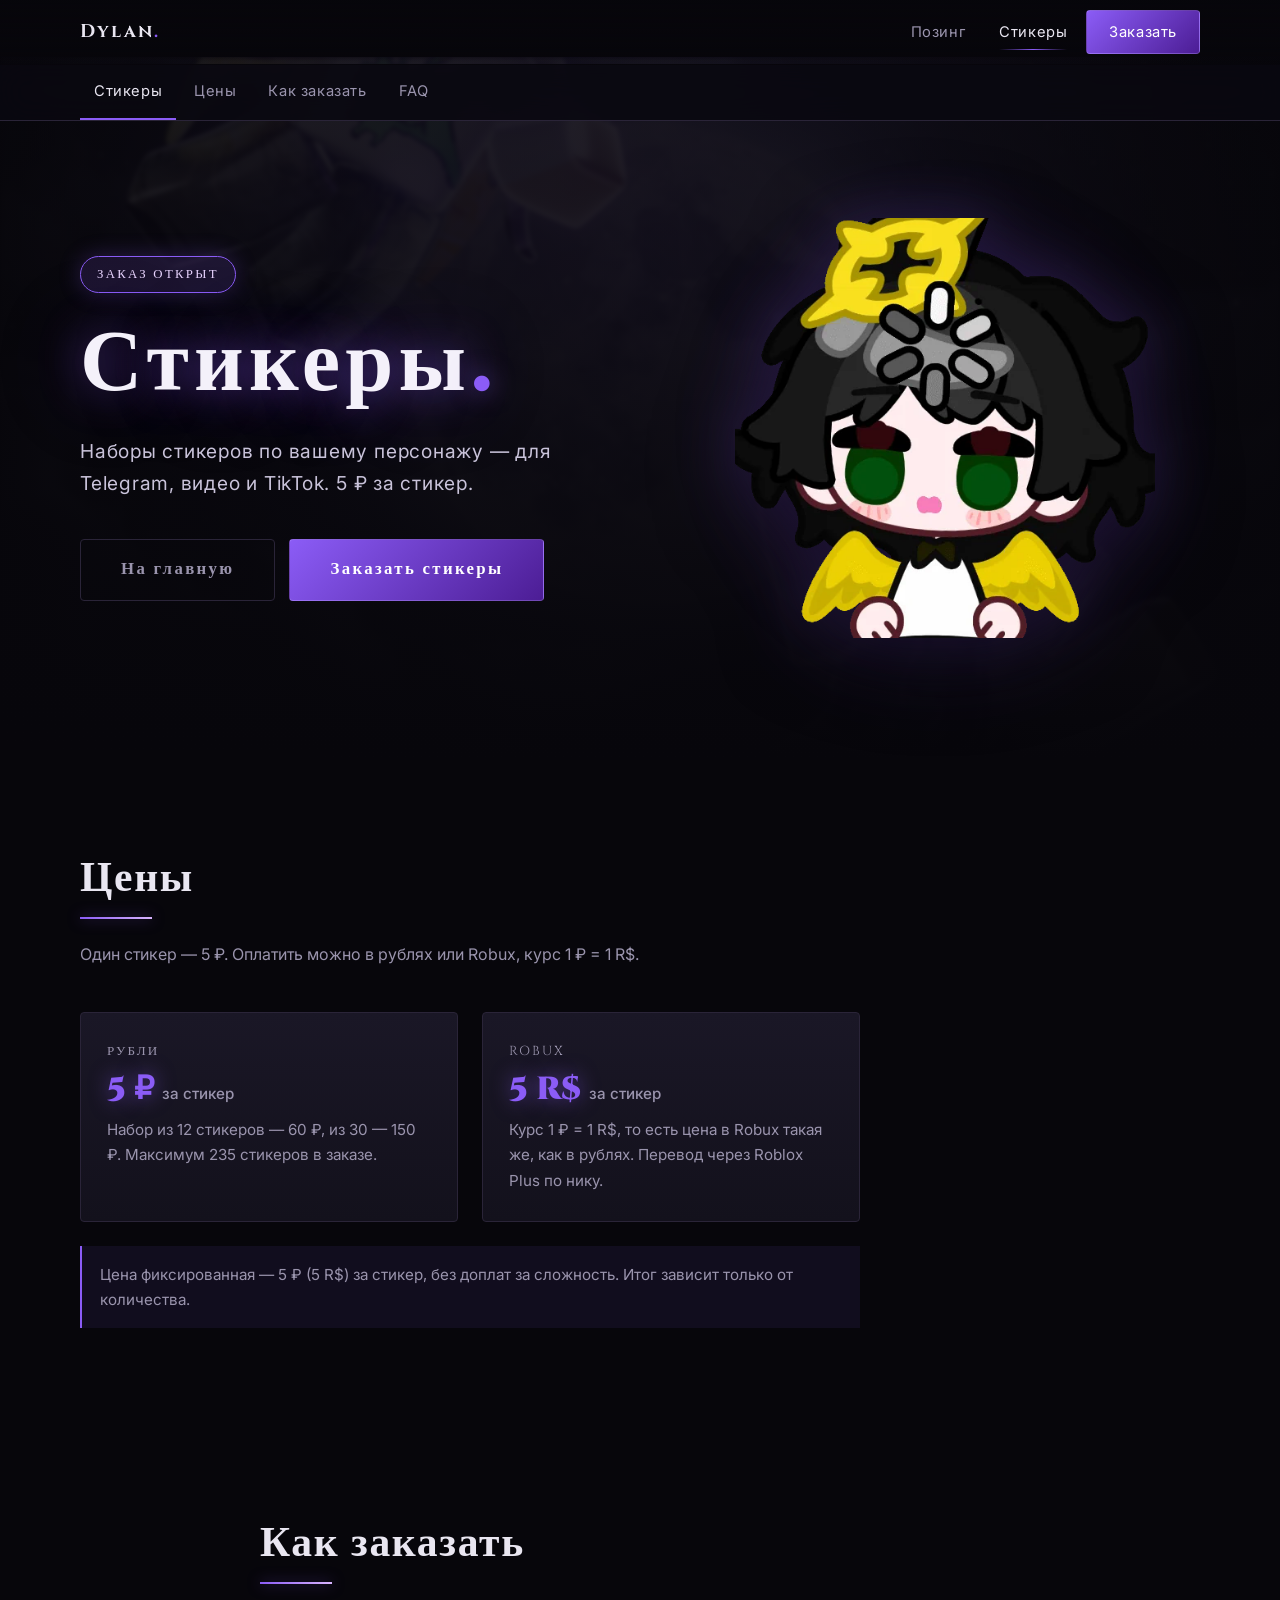
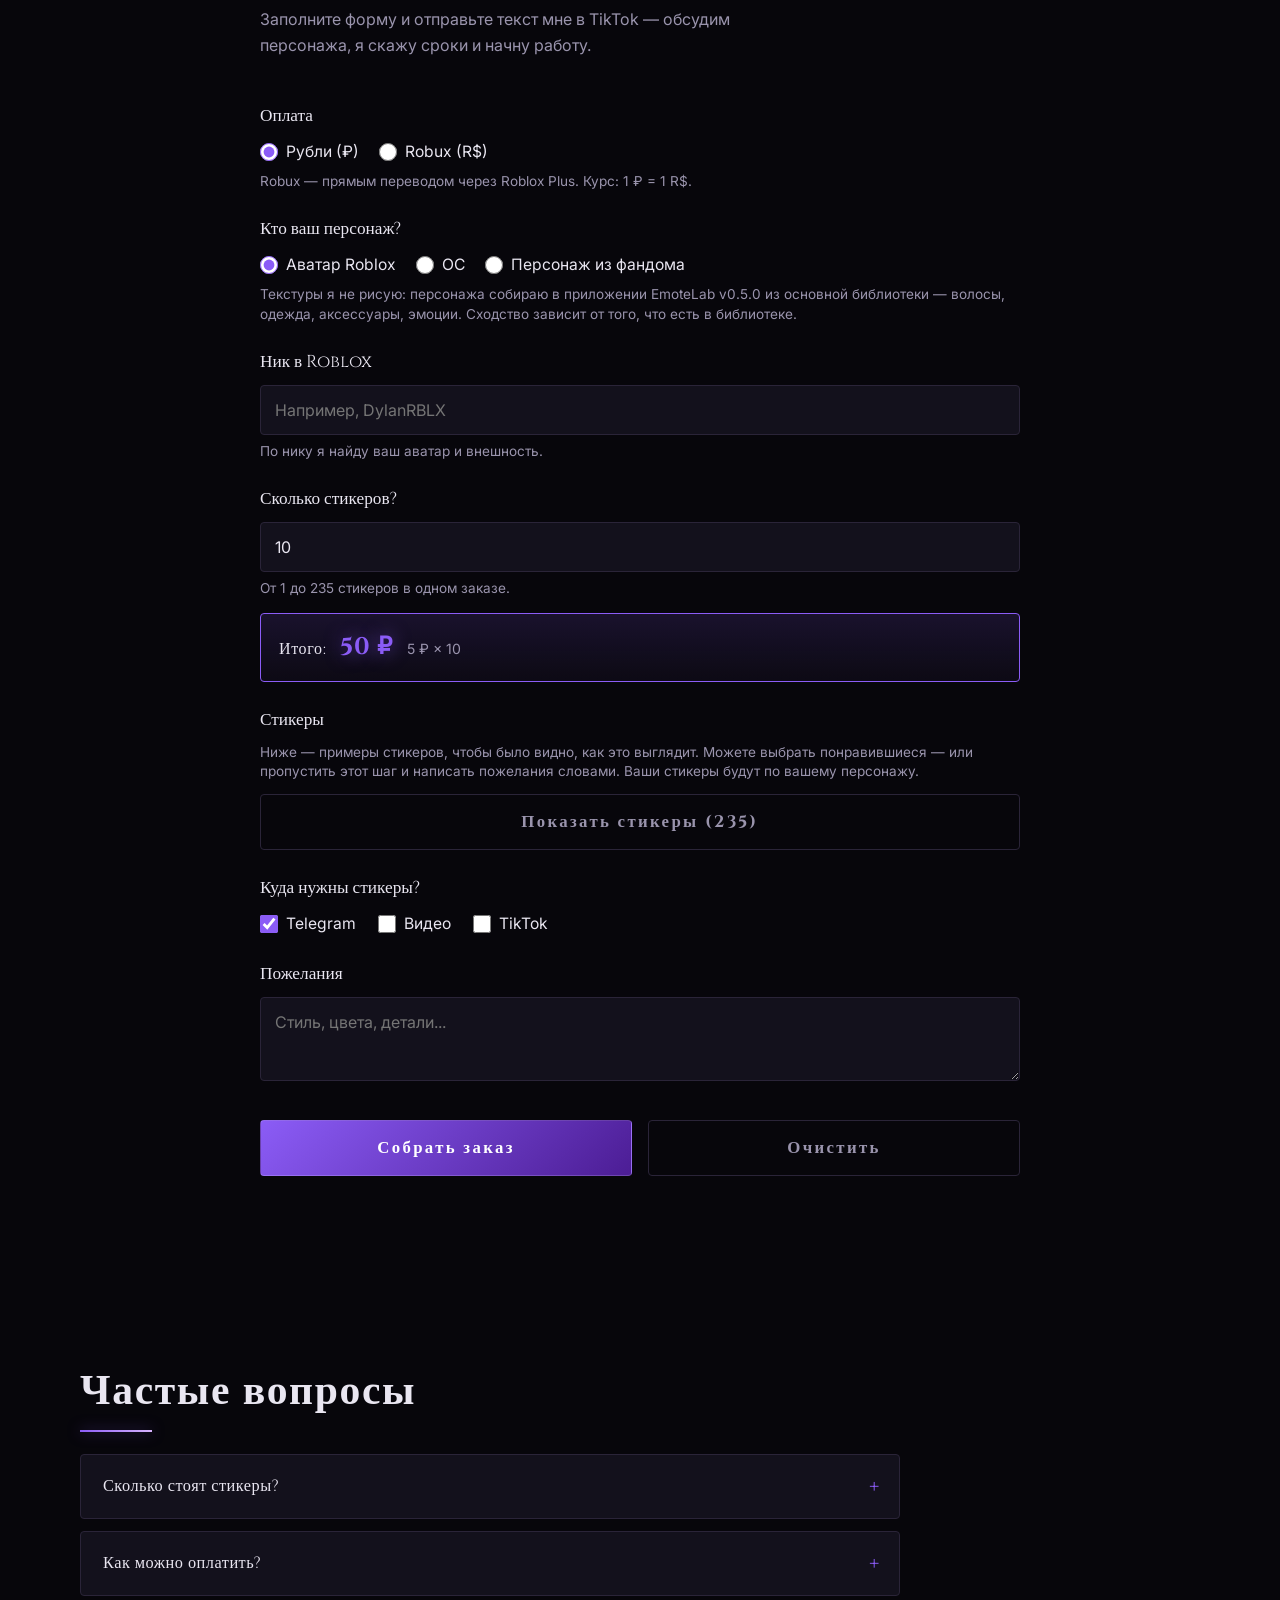
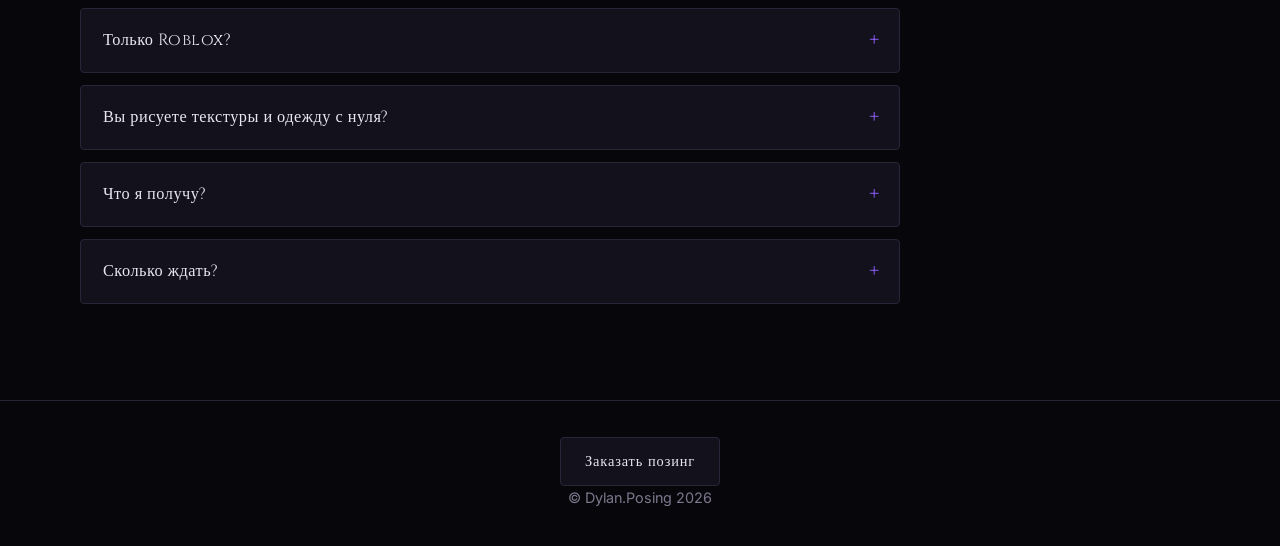
<file: stickers/index.html>
<!DOCTYPE html>
<html lang="ru">
<head>
<meta charset="UTF-8">
<meta name="viewport" content="width=device-width, initial-scale=1">
<title>Dylan.Posing | Стикеры на заказ</title>
<meta name="description" content="Стикеры на заказ по вашему персонажу — Roblox, OC, герои фандомов. Анимированные, с прозрачным фоном: для Telegram, видео и TikTok. 5 ₽ за стикер.">
<meta property="og:type" content="website">
<meta property="og:site_name" content="Dylan.Posing">
<meta property="og:locale" content="ru_RU">
<meta property="og:title" content="Dylan.Posing | Стикеры на заказ">
<meta property="og:description" content="Наборы стикеров по вашему персонажу — для Telegram, видео и TikTok. 5 ₽ за стикер.">
<meta property="og:url" content="https://dylan-posing.online/stickers/">
<meta property="og:image" content="https://dylan-posing.online/og-cover.jpg">
<meta name="twitter:card" content="summary_large_image">
<meta name="twitter:title" content="Dylan.Posing | Стикеры на заказ">
<meta name="twitter:description" content="Наборы стикеров по вашему персонажу — для Telegram, видео и TikTok. 5 ₽ за стикер.">
<meta name="twitter:image" content="https://dylan-posing.online/og-cover.jpg">
<link rel="canonical" href="https://dylan-posing.online/stickers/">
<link rel="icon" href="/favicon.ico" sizes="any">
<link rel="icon" type="image/png" href="/favicon-192.png" sizes="192x192">
<link rel="apple-touch-icon" href="/apple-touch-icon.png">
<meta name="theme-color" content="#8b5cf6">
<link rel="preconnect" href="https://fonts.googleapis.com">
<link rel="preconnect" href="https://fonts.gstatic.com" crossorigin>
<link href="https://fonts.googleapis.com/css2?family=Cinzel:wght@500;700;900&family=Inter:wght@400;500;600&display=swap" rel="stylesheet">
<!-- Yandex.Metrika counter -->
<script type="text/javascript">
  (function(m, e, t, r, i, k, a) {
    m[i] = m[i] || function() { (m[i].a = m[i].a || []).push(arguments); };
    m[i].l = 1 * new Date();
    for (var j = 0; j < document.scripts.length; j++) { if (document.scripts[j].src === r) { return; } }
    k = e.createElement(t); a = e.getElementsByTagName(t)[0];
    k.async = 1; k.src = r; a.parentNode.insertBefore(k, a);
  })(window, document, 'script', 'https://mc.yandex.ru/metrika/tag.js', 'ym');
  ym(114217298, 'init', { clickmap: true, trackLinks: true, accurateTrackBounce: true, webvisor: true });
</script>
<noscript><div><img src="https://mc.yandex.ru/watch/114217298" style="position:absolute; left:-9999px;" alt=""></div></noscript>
<!-- /Yandex.Metrika counter -->
<style>
  :root {
    --bg: #07060b;
    --surface: #13111c;
    --surface-2: #1a1726;
    --line: #2a2438;
    --text: #e9e6f1;
    --muted: #9a94ad;
    --accent: #8b5cf6;
    --accent-glow: rgba(139, 92, 246, 0.55);
    --accent-dark: #4c1d95;
    --font-head: 'Cinzel', 'Playfair Display', serif;
    --font-body: 'Inter', 'Roboto', system-ui, sans-serif;
    --radius: 4px;
  }

  *, *::before, *::after { box-sizing: border-box; margin: 0; padding: 0; }
  body { -webkit-user-select: none; -ms-user-select: none; user-select: none; }
  html { scroll-behavior: smooth; scroll-padding-top: 124px; }
  body {
    background: var(--bg); color: var(--text); font-family: var(--font-body);
    line-height: 1.65; -webkit-font-smoothing: antialiased; overflow-x: hidden;
  }
  img { display: block; max-width: 100%; }
  a { color: inherit; }
  :focus-visible { outline: 2px solid var(--accent); outline-offset: 3px; }

  .wrap { width: min(1120px, 100% - 40px); margin-inline: auto; }
  section { padding: 96px 0; }

  h1, h2, h3 { font-family: var(--font-head); font-weight: 700; line-height: 1.15; }
  h2 { font-size: clamp(1.8rem, 4vw, 2.6rem); letter-spacing: 0.04em; margin-bottom: 14px; }
  .section-intro { color: var(--muted); max-width: 56ch; margin-bottom: 44px; }

  .rule {
    width: 72px; height: 2px; margin: 0 0 22px;
    background: linear-gradient(90deg, var(--accent), #d8b4fe);
    box-shadow: 0 0 14px var(--accent-glow);
  }

  /* ---------- Шапка ---------- */
  .topbar {
    position: fixed; top: 0; left: 0; right: 0; z-index: 100;
    border-bottom: 1px solid transparent;
    background: linear-gradient(to bottom, rgba(7, 6, 11, 0.78), rgba(7, 6, 11, 0));
    transition: background .35s ease, border-color .35s ease, box-shadow .35s ease;
  }
  .topbar.is-scrolled {
    background: rgba(10, 8, 16, 0.84);
    -webkit-backdrop-filter: blur(14px);
    backdrop-filter: blur(14px);
    border-bottom-color: var(--line);
    box-shadow: 0 10px 30px rgba(0, 0, 0, 0.35);
  }
  .topbar__inner {
    width: min(1120px, 100% - 40px); margin-inline: auto;
    height: 64px; display: flex; align-items: center; justify-content: space-between; gap: 18px;
  }
  .topbar__brand {
    font-family: var(--font-head); font-weight: 700; font-size: 1.15rem;
    letter-spacing: 0.12em; text-decoration: none; color: var(--text); white-space: nowrap;
  }
  .topbar__brand span { color: var(--accent); }
  .topbar__nav { display: flex; align-items: center; gap: 4px; }
  .topbar__nav a {
    position: relative; padding: 9px 15px; text-decoration: none; color: var(--muted);
    font-size: 0.92rem; letter-spacing: 0.04em; border-radius: var(--radius);
    transition: color .25s ease, background .25s ease;
  }
  .topbar__nav a::after {
    content: ""; position: absolute; left: 15px; right: 15px; bottom: 3px; height: 1px;
    background: linear-gradient(90deg, transparent, var(--accent), transparent);
    transform: scaleX(0); transition: transform .3s ease;
  }
  .topbar__nav a:hover { color: var(--text); background: rgba(139, 92, 246, 0.1); }
  .topbar__nav a:hover::after,
  .topbar__nav a.is-active { color: var(--text); }
  .topbar__nav a:hover::after,
  .topbar__nav a.is-active::after { transform: scaleX(1); }
  .topbar__nav .topbar__cta {
    color: #fff; padding: 9px 22px;
    background: linear-gradient(135deg, var(--accent), var(--accent-dark));
    border: 1px solid rgba(255, 255, 255, 0.14);
    transition: box-shadow .3s ease, transform .3s ease, border-color .3s ease;
  }
  .topbar__nav .topbar__cta::after { display: none; }
  .topbar__nav .topbar__cta:hover {
    color: #fff; background: linear-gradient(135deg, var(--accent), var(--accent-dark));
    border-color: rgba(255, 255, 255, 0.35);
    box-shadow: 0 0 22px var(--accent-glow); transform: translateY(-1px);
  }

  /* ---------- Подменю разделов ---------- */
  .subnav {
    position: sticky; top: 64px; z-index: 90;
    background: rgba(10, 8, 16, 0.88);
    -webkit-backdrop-filter: blur(14px);
    backdrop-filter: blur(14px);
    border-bottom: 1px solid var(--line);
  }
  .subnav__inner {
    width: min(1120px, 100% - 40px); margin-inline: auto;
    display: flex; gap: 4px; overflow-x: auto;
    scrollbar-width: none; -ms-overflow-style: none;
  }
  .subnav__inner::-webkit-scrollbar { display: none; }
  .subnav a {
    flex: 0 0 auto; padding: 15px 14px; color: var(--muted); text-decoration: none;
    font-size: .92rem; letter-spacing: .04em; white-space: nowrap;
    border-bottom: 2px solid transparent;
    transition: color .25s ease, border-color .25s ease;
  }
  .subnav a:hover { color: var(--text); }
  .subnav a.is-active { color: var(--text); border-bottom-color: var(--accent); }

  /* ---------- Hero ---------- */
  .hero {
    position: relative; min-height: 78vh; min-height: 78svh; display: grid; place-items: center;
    text-align: center; padding: 120px 0 80px; overflow: hidden; isolation: isolate;
    background-color: var(--bg);
    background-image: radial-gradient(ellipse at 50% 30%, rgba(29, 20, 48, 0.85) 0%, rgba(7, 6, 11, 0.95) 70%);
  }
  .hero::before {
    content: ""; position: absolute; inset: 0; z-index: -2;
    background: url("../hero-bg.jpg") center / cover no-repeat;
    opacity: .22; filter: blur(2px) saturate(.9);
  }
  .hero::after {
    content: ""; position: absolute; inset: 0; z-index: -1;
    background: linear-gradient(180deg, rgba(7, 6, 11, .55) 0%, rgba(7, 6, 11, .9) 78%, var(--bg) 100%);
  }
  .badge {
    display: inline-block; margin-bottom: 22px; padding: 7px 16px;
    font-family: var(--font-head); font-size: .8rem; letter-spacing: .18em; text-transform: uppercase;
    color: #e9d5ff; border: 1px solid var(--accent); border-radius: 999px;
    background: rgba(139, 92, 246, .14); box-shadow: 0 0 22px rgba(139, 92, 246, .25);
  }
  .hero__inner {
    display: grid; grid-template-columns: 1.05fr .95fr; align-items: center;
    gap: 48px; text-align: left;
  }
  .hero__text { max-width: 48ch; }
  .hero__art { position: relative; display: grid; place-items: center; isolation: isolate; }
  .hero__art::before {
    content: ""; position: absolute; z-index: -1;
    width: 82%; aspect-ratio: 1; border-radius: 50%;
    background: radial-gradient(circle, rgba(139, 92, 246, .42), rgba(76, 29, 149, .18) 55%, transparent 72%);
    filter: blur(38px);
  }
  .hero__sticker {
    width: min(100%, 420px); height: auto;
    filter: drop-shadow(0 18px 40px rgba(0, 0, 0, .55)) drop-shadow(0 0 26px rgba(139, 92, 246, .25));
    animation: floaty 6s ease-in-out infinite;
  }
  @keyframes floaty {
    0%, 100% { transform: translateY(0); }
    50% { transform: translateY(-12px); }
  }
  .hero h1 {
    font-size: clamp(2.6rem, 9vw, 5.4rem); font-weight: 900; letter-spacing: 0.06em;
    color: #f4f1fa; text-shadow: 0 0 40px var(--accent-glow), 0 0 90px rgba(76, 29, 149, 0.4);
  }
  .hero h1 .dot { color: var(--accent); text-shadow: 0 0 24px var(--accent-glow); }
  .hero p {
    margin: 22px 0 40px; max-width: 40ch; color: #c9c3da; font-size: clamp(1rem, 2.4vw, 1.2rem);
    letter-spacing: 0.04em;
  }
  .hero__actions { display: flex; gap: 14px; justify-content: flex-start; flex-wrap: wrap; }

  .btn {
    display: inline-block; padding: 16px 40px; font-family: var(--font-head);
    font-weight: 700; font-size: 1.05rem; letter-spacing: 0.14em; text-decoration: none;
    color: #fff; background: linear-gradient(135deg, var(--accent), var(--accent-dark));
    border: 1px solid rgba(255,255,255,0.14); border-radius: var(--radius);
    box-shadow: 0 0 0 rgba(0,0,0,0); transition: box-shadow .3s, transform .3s, border-color .3s;
    cursor: pointer;
  }
  .btn:hover {
    transform: translateY(-2px); border-color: rgba(255,255,255,0.35);
    box-shadow: 0 0 26px var(--accent-glow), 0 0 60px rgba(139,92,246,0.3);
  }
  .btn--ghost {
    background: transparent; border-color: var(--line); color: var(--muted);
    box-shadow: none;
  }
  .btn--ghost:hover {
    color: var(--text); border-color: var(--accent);
    box-shadow: 0 0 22px rgba(139, 92, 246, .25);
  }

  /* ---------- Цены ---------- */
  .price-cards {
    display: grid; grid-template-columns: repeat(2, 1fr); gap: 24px; max-width: 780px;
  }
  .price-card {
    padding: 28px 26px;
    background: linear-gradient(180deg, var(--surface-2), var(--surface));
    border: 1px solid var(--line); border-radius: var(--radius);
    transition: border-color .35s, box-shadow .35s;
  }
  .price-card:hover { border-color: var(--accent); box-shadow: 0 0 28px rgba(139, 92, 246, .16); }
  .price-card__label {
    font-family: var(--font-head); font-size: .82rem; letter-spacing: .16em;
    text-transform: uppercase; color: var(--muted); margin-bottom: 10px;
  }
  .price-card__value {
    font-family: var(--font-head); font-size: 2rem; font-weight: 900; line-height: 1.1;
    color: var(--accent); text-shadow: 0 0 20px var(--accent-glow); margin-bottom: 10px;
  }
  .price-card__value span {
    font-family: var(--font-body); font-size: .95rem; font-weight: 500;
    color: var(--muted); text-shadow: none;
  }
  .price-card p { color: var(--muted); font-size: .95rem; }
  .price-note {
    margin-top: 24px; padding: 16px 18px; max-width: 780px;
    border-left: 2px solid var(--accent); background: rgba(139, 92, 246, .08);
    color: var(--muted); font-size: .95rem;
  }

  /* ---------- Форма заказа ---------- */
  .order-inner { max-width: 760px; margin-inline: auto; }
  .form-group { margin-bottom: 24px; }
  .hidden-field { display: none !important; }
  .form-group > label {
    display: block; font-family: var(--font-head); font-size: 1.08rem;
    margin-bottom: 8px; color: var(--text);
  }
  .form-group input[type="text"], .form-group input[type="number"], .form-group textarea, .form-group select {
    width: 100%; padding: 14px; background: var(--surface); border: 1px solid var(--line);
    border-radius: var(--radius); color: var(--text); font-family: var(--font-body);
    font-size: 1rem; transition: border-color .3s, box-shadow .3s;
    -webkit-user-select: text; user-select: text;
  }
  .form-group input:focus, .form-group textarea:focus, .form-group select:focus {
    outline: none; border-color: var(--accent); box-shadow: 0 0 10px var(--accent-glow);
  }
  .form-group textarea { resize: vertical; min-height: 84px; }
  .form-group select {
    appearance: none; -webkit-appearance: none; -moz-appearance: none;
    background-image: url("data:image/svg+xml;charset=US-ASCII,%3Csvg%20xmlns%3D%22http%3A%2F%2Fwww.w3.org%2F2000%2Fsvg%22%20width%3D%22292.4%22%20height%3D%22292.4%22%3E%3Cpath%20fill%3D%22%238b5cf6%22%20d%3D%22M287%2069.4a17.6%2017.6%200%200%200-13-5.4H18.4c-5%200-9.3%201.8-12.9%205.4A17.6%2017.6%200%200%200%200%2082.2c0%205%201.8%209.3%205.4%2012.9l128%20127.9c3.6%203.6%207.8%205.4%2012.8%205.4s9.2-1.8%2012.8-5.4L287%2095c3.5-3.5%205.4-7.8%205.4-12.8%200-5-1.9-9.2-5.5-12.8z%22%2F%3E%3C%2Fsvg%3E");
    background-repeat: no-repeat; background-position: right .7em top 50%;
    background-size: .65em auto; padding-right: 2em;
  }
  .field-hint { margin-top: 7px; font-size: .85rem; color: var(--muted); line-height: 1.45; }

  .sticker-total {
    margin-top: 14px; padding: 14px 18px;
    border: 1px solid var(--accent); border-radius: var(--radius);
    background: linear-gradient(180deg, rgba(139, 92, 246, .14), rgba(139, 92, 246, .04));
    display: flex; flex-wrap: wrap; gap: 6px 14px; align-items: baseline;
    font-family: var(--font-head); letter-spacing: .04em;
  }
  .sticker-total strong {
    font-size: 1.5rem; color: var(--accent);
    text-shadow: 0 0 18px var(--accent-glow);
  }
  .sticker-total span { font-family: var(--font-body); font-size: .88rem; color: var(--muted); letter-spacing: 0; }

  /* ---------- Выбор стикеров ---------- */
  .picker-toggle { width: 100%; text-align: center; }
  .picker-panel { margin-top: 16px; }
  .picker-toolbar {
    display: flex; gap: 10px; align-items: center; flex-wrap: wrap;
    margin-bottom: 14px;
  }
  .picker-toolbar input[type="text"] {
    flex: 1 1 200px; min-width: 0; padding: 11px 13px;
    background: var(--surface); border: 1px solid var(--line); border-radius: var(--radius);
    color: var(--text); font-family: var(--font-body); font-size: .95rem;
  }
  .picker-toolbar input[type="text"]:focus {
    outline: none; border-color: var(--accent); box-shadow: 0 0 10px var(--accent-glow);
  }
  .picker-count {
    font-family: var(--font-head); font-size: .85rem; letter-spacing: .06em;
    color: var(--muted); white-space: nowrap;
  }
  .picker-count strong { color: var(--accent); }
  .picker-chips {
    display: flex; gap: 8px; overflow-x: auto; margin-bottom: 12px;
    padding-bottom: 4px; scrollbar-width: none; -ms-overflow-style: none;
  }
  .picker-chips::-webkit-scrollbar { display: none; }
  .chip {
    flex: 0 0 auto; padding: 8px 14px; border-radius: 999px;
    border: 1px solid var(--line); background: var(--surface); color: var(--muted);
    font-family: var(--font-body); font-size: .84rem; line-height: 1.2; cursor: pointer;
    white-space: nowrap; transition: border-color .25s, color .25s, background .25s, box-shadow .25s;
  }
  .chip:hover { border-color: var(--accent); color: var(--text); }
  .chip.is-active {
    border-color: var(--accent); color: var(--text);
    background: rgba(139, 92, 246, .16); box-shadow: 0 0 12px rgba(139, 92, 246, .2);
  }
  .chip--picked.is-active { background: rgba(139, 92, 246, .3); }
  .picker-presets {
    display: flex; gap: 8px; align-items: center; flex-wrap: wrap; margin-bottom: 10px;
  }
  .picker-presets__label { font-size: .82rem; color: var(--muted); }
  .picker-preset-note { font-size: .82rem; color: var(--accent); min-height: 1.2em; margin-bottom: 8px; }
  .picker-grid {
    display: grid; grid-template-columns: repeat(auto-fill, minmax(104px, 1fr));
    gap: 10px;
  }
  .pick {
    position: relative; padding: 8px 8px 10px; cursor: pointer;
    background: var(--surface); border: 1px solid var(--line); border-radius: var(--radius);
    color: var(--muted); font-family: var(--font-body); font-size: .78rem;
    line-height: 1.25; text-align: center;
    transition: border-color .25s, box-shadow .25s, background .25s, color .25s;
  }
  .pick:hover { border-color: var(--accent); color: var(--text); }
  .pick img {
    display: block; width: 100%; height: auto; aspect-ratio: 1 / 1;
    object-fit: contain; margin-bottom: 6px; border-radius: 6px;
    background: rgba(255, 255, 255, .02);
  }
  .pick__name { display: block; }
  .pick.is-selected {
    border-color: var(--accent); color: var(--text);
    background: rgba(139, 92, 246, .12); box-shadow: 0 0 16px rgba(139, 92, 246, .28);
  }
  .pick.is-selected::after {
    content: "✓"; position: absolute; top: 6px; right: 6px;
    width: 20px; height: 20px; display: grid; place-items: center;
    font-size: .8rem; line-height: 1; color: #fff;
    background: var(--accent); border-radius: 50%;
  }
  .pick[hidden] { display: none; }
  @media (max-width: 560px) {
    .picker-grid { grid-template-columns: repeat(3, minmax(0, 1fr)); gap: 8px; }
    .pick { padding: 6px 6px 8px; font-size: .72rem; min-width: 0; }
    .pick img { margin-bottom: 4px; }
    .pick__name { max-width: 100%; white-space: nowrap; overflow: hidden; text-overflow: ellipsis; }
  }
  .radio-group { display: flex; gap: 20px; flex-wrap: wrap; margin-top: 8px; }
  .radio-group label, .check-group label {
    display: flex; align-items: center; gap: 8px; font-family: var(--font-body);
    font-size: .98rem; cursor: pointer; color: var(--text);
  }
  .radio-group input[type="radio"], .check-group input[type="checkbox"] {
    accent-color: var(--accent); width: 18px; height: 18px; cursor: pointer;
  }
  .check-group { display: flex; gap: 22px; flex-wrap: wrap; margin-top: 8px; }
  .preset-buttons { display: flex; gap: 10px; margin-top: 8px; flex-wrap: wrap; }
  .preset-btn {
    background: transparent; border: 1px solid var(--line); color: var(--muted);
    padding: 6px 12px; border-radius: var(--radius); font-family: var(--font-body);
    font-size: .85rem; cursor: pointer; transition: border-color .3s, color .3s, box-shadow .3s;
  }
  .preset-btn:hover { border-color: var(--accent); color: var(--text); box-shadow: 0 0 10px var(--accent-glow); }

  .order-summary {
    margin-top: 32px; padding: 24px; border: 1px solid var(--accent); border-radius: var(--radius);
    background: linear-gradient(180deg, var(--surface-2), var(--surface));
    box-shadow: 0 0 30px rgba(139, 92, 246, .15);
  }
  .order-summary__label {
    font-family: var(--font-head); font-size: .82rem; letter-spacing: .16em;
    text-transform: uppercase; color: var(--muted); margin-bottom: 10px;
  }
  .order-summary__value { color: var(--text); font-size: 1.02rem; }
  .order-summary__value strong { color: var(--accent); }

  .form-actions { display: flex; gap: 16px; margin-top: 32px; flex-wrap: wrap; }
  .form-actions button { flex: 1; min-width: 200px; }

  .result-box {
    margin-top: 32px; padding: 24px; background: var(--surface-2);
    border: 1px solid var(--accent); border-radius: var(--radius);
    display: none; box-shadow: 0 0 20px var(--accent-glow);
  }
  .result-box h3 { font-size: 1.2rem; margin-bottom: 12px; color: var(--accent); }
  .result-text {
    background: var(--bg); padding: 16px; border-radius: var(--radius);
    font-family: monospace; white-space: pre-wrap; color: #cfc9de;
    margin-bottom: 16px; font-size: .95rem; border: 1px solid var(--line);
    -webkit-user-select: text; user-select: text;
  }
  .copy-btn { width: 100%; text-align: center; }

  /* ---------- FAQ ---------- */
  .faq-list { display: grid; gap: 12px; max-width: 820px; }
  .faq-item {
    border: 1px solid var(--line); border-radius: var(--radius);
    background: var(--surface); overflow: hidden;
  }
  .faq-item summary {
    position: relative; padding: 18px 52px 18px 22px; cursor: pointer;
    font-family: var(--font-head); font-size: 1.02rem; letter-spacing: .03em;
    list-style: none;
  }
  .faq-item summary::-webkit-details-marker { display: none; }
  .faq-item summary::after {
    content: "+"; position: absolute; right: 20px; top: 50%; transform: translateY(-50%);
    color: var(--accent); font-size: 1.35rem; line-height: 1;
  }
  .faq-item[open] summary::after { content: "–"; }
  .faq-item summary:hover { color: var(--accent); }
  .faq-item p { padding: 0 22px 20px; color: var(--muted); font-size: .95rem; }

  /* ---------- Ссылки ---------- */
  main p a { color: var(--accent); text-decoration: underline; text-underline-offset: 3px; }
  main p a:hover { color: #fff; }

  .social-link {
    display: inline-flex; align-items: center; gap: 10px;
    padding: 12px 24px;
    font-family: var(--font-head); letter-spacing: .06em; color: var(--text);
    background: var(--surface); border: 1px solid var(--line); border-radius: var(--radius);
    text-decoration: none; transition: color .3s, border-color .3s, box-shadow .3s;
  }
  .social-link:hover {
    color: #fff; border-color: var(--accent);
    box-shadow: 0 0 22px var(--accent-glow);
  }
  .social-link__icon { width: 20px; height: 20px; display: block; }

  footer { padding: 36px 0; text-align: center; color: var(--muted); font-size: .9rem; border-top: 1px solid var(--line); }
  .footer-copy { opacity: .8; }

  @media (max-width: 900px) {
    .hero__inner { grid-template-columns: 1fr; text-align: center; gap: 34px; }
    .hero__text { margin-inline: auto; }
    .hero p { margin-inline: auto; }
    .hero__actions { justify-content: center; }
    .hero__sticker { width: min(64%, 300px); }
  }
  @media (max-width: 640px) {
    section { padding: 72px 0; }
    .hero { padding: 100px 0 64px; min-height: 70svh; }
    .hero__actions { flex-direction: column; align-items: stretch; }
    .btn { text-align: center; padding: 14px 22px; font-size: .95rem; letter-spacing: .1em; }
    .price-cards { grid-template-columns: 1fr; }
    .radio-group, .check-group { flex-direction: column; gap: 12px; }
    .form-actions { flex-direction: column; }
    .form-actions button { min-width: 0; }
  }
  @media (max-width: 480px) {
    .topbar__inner { gap: 6px; }
    .topbar__brand { font-size: .92rem; letter-spacing: .04em; }
    .topbar__nav a { padding: 7px 6px; font-size: .76rem; }
    .topbar__nav a::after { left: 6px; right: 6px; }
    .topbar__nav .topbar__cta { padding: 7px 10px; }
  }
  @media (max-width: 380px) {
    .topbar__brand { font-size: .86rem; letter-spacing: .02em; }
    .topbar__nav { gap: 2px; }
    .topbar__nav a { padding: 7px 5px; font-size: .72rem; }
    .topbar__nav a::after { left: 5px; right: 5px; }
    .topbar__nav .topbar__cta { padding: 7px 8px; }
  }
  @media (prefers-reduced-motion: reduce) {
    html { scroll-behavior: auto; }
    * { animation: none !important; transition: none !important; }
  }
</style>
</head>
<body>

<nav class="topbar" id="topbar" aria-label="Основная навигация">
  <div class="topbar__inner">
    <a class="topbar__brand" href="../">Dylan<span>.</span></a>
    <div class="topbar__nav">
      <a href="../">Позинг</a>
      <a href="./" class="is-active" aria-current="page">Стикеры</a>
      <a href="../#order" class="topbar__cta">Заказать</a>
    </div>
  </div>
</nav>

<nav class="subnav" aria-label="Разделы страницы стикеров">
  <div class="subnav__inner">
    <a href="#top" class="is-active">Стикеры</a>
    <a href="#pricing">Цены</a>
    <a href="#order">Как заказать</a>
    <a href="#faq">FAQ</a>
  </div>
</nav>

<header class="hero" id="top">
  <div class="wrap hero__inner">
    <div class="hero__text">
      <div class="badge">Заказ открыт</div>
      <h1>Стикеры<span class="dot">.</span></h1>
      <p>Наборы стикеров по вашему персонажу — для Telegram, видео и TikTok. 5 ₽ за стикер.</p>
      <div class="hero__actions">
        <a href="../" class="btn btn--ghost">На главную</a>
        <a href="#order" class="btn">Заказать стикеры</a>
      </div>
    </div>
    <div class="hero__art">
      <img class="hero__sticker" src="media/dylan-loading.webp" alt="Анимированный стикер Dylan" width="512" height="512" decoding="async">
    </div>
  </div>
</header>

<main>
  <section id="pricing">
    <div class="wrap">
      <h2>Цены</h2>
      <div class="rule"></div>
      <p class="section-intro">Один стикер — 5 ₽. Оплатить можно в рублях или Robux, курс 1 ₽ = 1 R$.</p>
      <div class="price-cards">
        <div class="price-card">
          <div class="price-card__label">Рубли</div>
          <div class="price-card__value">5 ₽ <span>за стикер</span></div>
          <p>Набор из 12 стикеров — 60 ₽, из 30 — 150 ₽. Максимум 235 стикеров в заказе.</p>
        </div>
        <div class="price-card">
          <div class="price-card__label">Robux</div>
          <div class="price-card__value">5 R$ <span>за стикер</span></div>
          <p>Курс 1 ₽ = 1 R$, то есть цена в Robux такая же, как в рублях. Перевод через Roblox Plus по нику.</p>
        </div>
      </div>
      <div class="price-note">Цена фиксированная — 5 ₽ (5 R$) за стикер, без доплат за сложность. Итог зависит только от количества.</div>
    </div>
  </section>

  <section id="order" class="order">
    <div class="wrap order-inner">
      <h2>Как заказать</h2>
      <div class="rule"></div>
      <p class="section-intro">Заполните форму и отправьте текст мне в TikTok — обсудим персонажа, я скажу сроки и начну работу.</p>

      <div id="sticker-form">
        <div class="form-group">
          <label>Оплата</label>
          <div class="radio-group">
            <label><input type="radio" name="s_currency" value="rub" checked><span>Рубли (₽)</span></label>
            <label><input type="radio" name="s_currency" value="robux"><span>Robux (R$)</span></label>
          </div>
          <div class="field-hint">Robux — прямым переводом через Roblox Plus. Курс: 1 ₽ = 1 R$.</div>
        </div>

        <div class="form-group">
          <label>Кто ваш персонаж?</label>
          <div class="radio-group">
            <label><input type="radio" name="s_hero" value="аватар Roblox" checked><span>Аватар Roblox</span></label>
            <label><input type="radio" name="s_hero" value="OC"><span>OC</span></label>
            <label><input type="radio" name="s_hero" value="персонаж из фандома"><span>Персонаж из фандома</span></label>
          </div>
          <div class="field-hint">Текстуры я не рисую: персонажа собираю в приложении EmoteLab v0.5.0 из основной библиотеки — волосы, одежда, аксессуары, эмоции. Сходство зависит от того, что есть в библиотеке.</div>
        </div>

        <div class="form-group" id="s_roblox_wrap">
          <label for="s_roblox_nick">Ник в Roblox</label>
          <input type="text" id="s_roblox_nick" placeholder="Например, DylanRBLX">
          <div class="field-hint">По нику я найду ваш аватар и внешность.</div>
        </div>

        <div class="form-group hidden-field" id="s_screenshot_hint">
          <div class="field-hint">Пришлите, пожалуйста, скрин вашего персонажа отдельным сообщением в TikTok — по нему я и соберу стикеры.</div>
        </div>

        <div class="form-group">
          <label for="s_count">Сколько стикеров?</label>
          <input type="number" id="s_count" min="1" max="235" step="1" value="10" inputmode="numeric" oninput="updateStickerTotal()">
          <div class="field-hint">От 1 до 235 стикеров в одном заказе.</div>
          <div class="sticker-total" id="sticker-total" aria-live="polite">Итого: <strong>50 ₽</strong> <span>5 ₽ × 10</span></div>
        </div>

        <div class="form-group">
          <label>Стикеры</label>
          <p class="field-hint" style="margin-top:0; margin-bottom:12px;">Ниже — примеры стикеров, чтобы было видно, как это выглядит. Можете выбрать понравившиеся — или пропустить этот шаг и написать пожелания словами. Ваши стикеры будут по вашему персонажу.</p>
          <button type="button" class="btn btn--ghost picker-toggle" id="picker-toggle" onclick="toggleStickerPicker()" aria-expanded="false" aria-controls="picker-panel">Показать стикеры</button>
          <div class="picker-panel hidden-field" id="picker-panel">
            <div class="picker-toolbar">
              <input type="text" id="picker-search" placeholder="Поиск: смех, сон, танец..." oninput="filterStickerPicker(this.value)">
              <span class="picker-count" id="picker-count">Выбрано: <strong>0</strong></span>
              <button type="button" class="preset-btn" id="picker-select-all" onclick="selectAllStickerPicks()">Выбрать всё</button>
              <button type="button" class="preset-btn" onclick="clearStickerPicker()">Сбросить</button>
            </div>
            <div class="picker-chips" id="picker-chips" role="group" aria-label="Категории стикеров"></div>
            <div class="picker-presets" id="picker-presets" aria-label="Готовые наборы">
              <span class="picker-presets__label">Готовые наборы:</span>
            </div>
            <div class="picker-preset-note" id="picker-preset-note" aria-live="polite"></div>
            <div class="picker-grid" id="picker-grid" role="group" aria-label="Примеры стикеров"></div>
            <p class="field-hint" id="picker-empty" hidden>Ничего не нашлось — попробуйте другое слово.</p>
          </div>
        </div>

        <div class="form-group">
          <label>Куда нужны стикеры?</label>
          <div class="check-group">
            <label><input type="checkbox" name="s_place" value="Telegram" checked><span>Telegram</span></label>
            <label><input type="checkbox" name="s_place" value="видео"><span>Видео</span></label>
            <label><input type="checkbox" name="s_place" value="TikTok"><span>TikTok</span></label>
          </div>
        </div>

        <div class="form-group">
          <label for="s_wishes">Пожелания</label>
          <textarea id="s_wishes" placeholder="Стиль, цвета, детали..."></textarea>
        </div>

        <div class="form-actions">
          <button type="button" class="btn" onclick="generateStickerOrder()">Собрать заказ</button>
          <button type="button" class="btn btn--ghost" onclick="clearStickerForm()">Очистить</button>
        </div>
      </div>

      <div class="result-box" id="sticker-result">
        <h3>Ваша заявка:</h3>
        <div class="result-text" id="sticker-result-text"></div>
        <button type="button" class="btn copy-btn" onclick="copyStickerOrder()">Скопировать текст</button>
        <p style="text-align:center; margin-top:12px; font-size:0.85rem; color:var(--muted);">Отправьте этот текст мне в <a href="https://www.tiktok.com/@dylan_993l" target="_blank" rel="noopener">TikTok</a>.</p>
      </div>
    </div>
  </section>

  <section id="faq" class="faq">
    <div class="wrap">
      <h2>Частые вопросы</h2>
      <div class="rule"></div>
      <div class="faq-list">
        <details class="faq-item">
          <summary>Сколько стоят стикеры?</summary>
          <p>5 ₽ за стикер. Набор из 12 стикеров — 60 ₽, из 30 — 150 ₽. Максимум 235 стикеров в одном заказе.</p>
        </details>
        <details class="faq-item">
          <summary>Как можно оплатить?</summary>
          <p>В рублях или Robux. Курс — 1 ₽ = 1 R$, поэтому 5 ₽ = 5 R$ за стикер. Robux переводится напрямую через Roblox Plus по нику, без геймпассов.</p>
        </details>
        <details class="faq-item">
          <summary>Только Roblox?</summary>
          <p>Нет. Стикеры делаю по любому персонажу: аватар Roblox, ваш OC или персонаж из фандома.</p>
        </details>
        <details class="faq-item">
          <summary>Вы рисуете текстуры и одежду с нуля?</summary>
          <p>Нет. Текстуры я не рисую — персонажа собираю в приложении EmoteLab v0.5.0 из основной библиотеки: волосы, одежда, аксессуары, эмоции. Поэтому сходство с вашим персонажем зависит от того, что есть в библиотеке.</p>
        </details>
        <details class="faq-item">
          <summary>Что я получу?</summary>
          <p>Анимированные WebP и PNG с прозрачным фоном, 512×512 — для Telegram, вставок в видео и TikTok.</p>
        </details>
        <details class="faq-item">
          <summary>Сколько ждать?</summary>
          <p>Зависит от количества стикеров. Срок скажу после заявки, до оплаты.</p>
        </details>
      </div>
    </div>
  </section>
</main>

<footer>
  <div class="wrap">
    <a class="social-link" href="../#order">Заказать позинг</a>
    <div class="footer-copy">&copy; Dylan.Posing 2026</div>
  </div>
</footer>

<script src="picker-data.js"></script>
<script src="picker-tags.js"></script>
<script>
  (function () {
    var bar = document.getElementById('topbar');
    function onScroll() {
      if (window.scrollY > 20) bar.classList.add('is-scrolled');
      else bar.classList.remove('is-scrolled');
    }
    window.addEventListener('scroll', onScroll, { passive: true });
    onScroll();
  })();

  // ---------- Подменю: подсветка активного раздела ----------
  (function initSubnav() {
    var nav = document.querySelector('.subnav');
    if (!nav) return;
    var links = Array.prototype.slice.call(nav.querySelectorAll('a'));
    var byId = {};
    links.forEach(function (link) {
      var id = (link.getAttribute('href') || '').replace('#', '');
      if (id) byId[id] = link;
    });

    function setActive(id) {
      links.forEach(function (l) { l.classList.remove('is-active'); });
      if (byId[id]) byId[id].classList.add('is-active');
    }

    if (!('IntersectionObserver' in window)) return;
    var observer = new IntersectionObserver(function (entries) {
      entries.forEach(function (entry) {
        if (entry.isIntersecting) setActive(entry.target.id);
      });
    }, { rootMargin: '-130px 0px -55% 0px', threshold: 0 });

    ['top', 'pricing', 'order', 'faq'].forEach(function (id) {
      var el = document.getElementById(id);
      if (el) observer.observe(el);
    });
  })();

  // ---------- Форма заказа стикеров ----------
  var STICKER_PRICE = 5; // ₽ за стикер, в Robux по курсу 1 ₽ = 1 R$

  function stickerCurrency() {
    var el = document.querySelector('input[name="s_currency"]:checked');
    return el && el.value === 'robux' ? 'robux' : 'rub';
  }

  function stickerMoney(rub) {
    var value = Math.round(rub);
    return stickerCurrency() === 'robux' ? value + ' R$' : value + ' ₽';
  }

  function stickerCount() {
    var el = document.getElementById('s_count');
    var n = parseInt(el ? el.value : '', 10);
    if (!n || n < 1) n = 1;
    if (n > 235) n = 235;
    return n;
  }

  function updateStickerTotal() {
    var box = document.getElementById('sticker-total');
    if (!box) return;
    var n = stickerCount();
    var unit = stickerCurrency() === 'robux' ? 'R$' : '₽';
    box.innerHTML = 'Итого: <strong>' + stickerMoney(n * STICKER_PRICE) + '</strong> ' +
                    '<span>' + STICKER_PRICE + ' ' + unit + ' × ' + n + '</span>';
  }

  (function initStickerCurrency() {
    var radios = document.querySelectorAll('input[name="s_currency"]');
    Array.prototype.forEach.call(radios, function (r) {
      r.addEventListener('change', updateStickerTotal);
    });
    updateStickerTotal();
  })();

  function stickerField(id) {
    var el = document.getElementById(id);
    return el ? el.value.trim() : '';
  }

  function syncStickerHeroFields() {
    var hero = document.querySelector('input[name="s_hero"]:checked');
    var isAvatar = !hero || hero.value === 'аватар Roblox';
    var nickWrap = document.getElementById('s_roblox_wrap');
    var hint = document.getElementById('s_screenshot_hint');
    if (nickWrap) nickWrap.classList.toggle('hidden-field', !isAvatar);
    if (hint) hint.classList.toggle('hidden-field', isAvatar);
  }

  (function initStickerHeroFields() {
    var radios = document.querySelectorAll('input[name="s_hero"]');
    Array.prototype.forEach.call(radios, function (r) {
      r.addEventListener('change', syncStickerHeroFields);
    });
    syncStickerHeroFields();
  })();
  // ---------- Выбор стикеров (примеры) ----------
  var stickerPick = {
    selected: [], rendered: false, open: false,
    query: '', category: 'all', onlyPicked: false
  };

  function stickerPickerItems() {
    return Array.isArray(window.STICKER_PICKER) ? window.STICKER_PICKER : [];
  }

  function stickerTagOf(item) {
    var tags = window.STICKER_TAGS || {};
    return tags[item.f] || 'other';
  }

  function stickerCategoryList() {
    return Array.isArray(window.STICKER_CATEGORIES) && window.STICKER_CATEGORIES.length
      ? window.STICKER_CATEGORIES
      : [{ id: 'all', label: 'Все' }];
  }

  function renderStickerPicker() {
    if (stickerPick.rendered) return;
    var grid = document.getElementById('picker-grid');
    if (!grid) return;
    var items = stickerPickerItems();
    var frag = document.createDocumentFragment();
    items.forEach(function (item) {
      var btn = document.createElement('button');
      btn.type = 'button';
      btn.className = 'pick';
      btn.setAttribute('aria-pressed', 'false');
      btn.dataset.name = item.n;
      btn.dataset.key = item.f;
      btn.dataset.tag = stickerTagOf(item);
      btn.innerHTML = '<img src="' + item.f + '" alt="" width="192" height="192" loading="lazy" decoding="async">' +
                      '<span class="pick__name"></span>';
      btn.querySelector('.pick__name').textContent = item.n;
      btn.addEventListener('click', function () { toggleStickerPick(item.f, btn); });
      frag.appendChild(btn);
    });
    grid.appendChild(frag);
    stickerPick.rendered = true;
    buildStickerChips();
    applyStickerFilter();
    var btnToggle = document.getElementById('picker-toggle');
    if (btnToggle) btnToggle.textContent = 'Показать стикеры (' + items.length + ')';
  }

  // ---------- Категории и готовые наборы ----------
  function buildStickerChips() {
    var box = document.getElementById('picker-chips');
    if (!box || box.dataset.ready) return;

    var items = stickerPickerItems();
    var counts = {};
    items.forEach(function (item) {
      var tag = stickerTagOf(item);
      counts[tag] = (counts[tag] || 0) + 1;
    });

    var picked = document.createElement('button');
    picked.type = 'button';
    picked.className = 'chip chip--picked';
    picked.id = 'picker-chip-picked';
    picked.textContent = 'Выбранные (0)';
    picked.addEventListener('click', function () {
      setStickerOnlyPicked(!stickerPick.onlyPicked);
    });
    box.appendChild(picked);

    stickerCategoryList().forEach(function (cat) {
      var btn = document.createElement('button');
      btn.type = 'button';
      btn.className = 'chip';
      btn.dataset.cat = cat.id;
      btn.textContent = cat.id === 'all'
        ? 'Все (' + items.length + ')'
        : cat.label + ' (' + (counts[cat.id] || 0) + ')';
      btn.addEventListener('click', function () { setStickerCategory(cat.id); });
      box.appendChild(btn);
    });

    box.dataset.ready = '1';
    syncStickerChips();
  }

  function syncStickerChips() {
    var box = document.getElementById('picker-chips');
    if (!box) return;
    Array.prototype.forEach.call(box.querySelectorAll('.chip[data-cat]'), function (btn) {
      btn.classList.toggle('is-active', btn.dataset.cat === stickerPick.category);
    });
    var picked = document.getElementById('picker-chip-picked');
    if (picked) {
      picked.classList.toggle('is-active', stickerPick.onlyPicked);
      picked.textContent = 'Выбранные (' + stickerPick.selected.length + ')';
    }
  }

  function setStickerCategory(id) {
    stickerPick.category = id;
    stickerPick.onlyPicked = false;
    syncStickerChips();
    applyStickerFilter();
  }

  function setStickerOnlyPicked(on) {
    stickerPick.onlyPicked = !!on;
    if (on) stickerPick.category = 'all';
    syncStickerChips();
    applyStickerFilter();
  }

  function buildStickerPresets() {
    var box = document.getElementById('picker-presets');
    if (!box || box.dataset.ready) return;
    var presets = Array.isArray(window.STICKER_PRESETS) ? window.STICKER_PRESETS : [];
    presets.forEach(function (preset) {
      var btn = document.createElement('button');
      btn.type = 'button';
      btn.className = 'preset-btn';
      btn.textContent = preset.label;
      btn.addEventListener('click', function () { addStickerPreset(preset); });
      box.appendChild(btn);
    });
    box.dataset.ready = '1';
  }

  function addStickerPreset(preset) {
    renderStickerPicker();
    var grid = document.getElementById('picker-grid');
    var keys = preset.f || [];
    var added = 0;
    keys.forEach(function (key) {
      if (stickerPick.selected.indexOf(key) === -1) {
        stickerPick.selected.push(key);
        added++;
      }
      var el = grid ? grid.querySelector('.pick[data-key="' + key + '"]') : null;
      if (el) {
        el.classList.add('is-selected');
        el.setAttribute('aria-pressed', 'true');
      }
    });
    updateStickerPickCount();
    var note = document.getElementById('picker-preset-note');
    if (note) {
      note.textContent = added
        ? 'Добавлено: ' + added + ' — можно снять лишние'
        : 'Эти стикеры уже выбраны';
      clearTimeout(addStickerPreset.timer);
      addStickerPreset.timer = setTimeout(function () { note.textContent = ''; }, 3000);
    }
  }

  function toggleStickerPicker() {
    var panel = document.getElementById('picker-panel');
    var btn = document.getElementById('picker-toggle');
    if (!panel) return;
    stickerPick.open = !stickerPick.open;
    if (stickerPick.open) renderStickerPicker();
    panel.classList.toggle('hidden-field', !stickerPick.open);
    if (btn) {
      btn.setAttribute('aria-expanded', stickerPick.open ? 'true' : 'false');
      btn.textContent = (stickerPick.open ? 'Скрыть стикеры (' : 'Показать стикеры (') + stickerPickerItems().length + ')';
    }
  }

  function toggleStickerPick(key, btn) {
    var i = stickerPick.selected.indexOf(key);
    if (i === -1) stickerPick.selected.push(key);
    else stickerPick.selected.splice(i, 1);
    if (btn) {
      var on = stickerPick.selected.indexOf(key) !== -1;
      btn.classList.toggle('is-selected', on);
      btn.setAttribute('aria-pressed', on ? 'true' : 'false');
    }
    updateStickerPickCount();
  }

  function updateStickerPickCount() {
    var label = document.getElementById('picker-count');
    if (label) label.innerHTML = 'Выбрано: <strong>' + stickerPick.selected.length + '</strong>';
    var countInput = document.getElementById('s_count');
    if (countInput && stickerPick.selected.length > 0) countInput.value = String(stickerPick.selected.length);
    syncStickerChips();
    if (stickerPick.onlyPicked) applyStickerFilter();
    updateStickerTotal();
  }

  function clearStickerPicker() {
    stickerPick.selected = [];
    var grid = document.getElementById('picker-grid');
    if (grid) {
      Array.prototype.forEach.call(grid.querySelectorAll('.pick.is-selected'), function (el) {
        el.classList.remove('is-selected');
        el.setAttribute('aria-pressed', 'false');
      });
    }
    updateStickerPickCount();
  }

  function selectAllStickerPicks() {
    renderStickerPicker();
    var grid = document.getElementById('picker-grid');
    if (!grid) return;
    Array.prototype.forEach.call(grid.children, function (el) {
      if (el.hidden) return;
      var key = el.dataset.key;
      if (stickerPick.selected.indexOf(key) === -1) stickerPick.selected.push(key);
      el.classList.add('is-selected');
      el.setAttribute('aria-pressed', 'true');
    });
    updateStickerPickCount();
  }

  function filterStickerPicker(query) {
    stickerPick.query = query || '';
    applyStickerFilter();
  }

  function applyStickerFilter() {
    var grid = document.getElementById('picker-grid');
    if (!grid || !stickerPick.rendered) return;

    var q = (stickerPick.query || '').trim().toLowerCase();
    var cat = stickerPick.category;
    var only = stickerPick.onlyPicked;

    var picked = {};
    stickerPick.selected.forEach(function (key) { picked[key] = true; });

    var visible = 0;
    Array.prototype.forEach.call(grid.children, function (el) {
      var name = (el.dataset.name || '').toLowerCase();
      var tag = el.dataset.tag || 'other';
      var ok = (!q || name.indexOf(q) !== -1) &&
               (cat === 'all' || tag === cat) &&
               (!only || picked[el.dataset.key]);
      el.hidden = !ok;
      if (ok) visible++;
    });

    var empty = document.getElementById('picker-empty');
    if (empty) {
      empty.hidden = visible !== 0;
      empty.textContent = only && !stickerPick.selected.length
        ? 'Пока ничего не выбрано — нажмите на стикеры, которые нравятся.'
        : 'Ничего не нашлось — попробуйте другое слово или другую категорию.';
    }

    var allBtn = document.getElementById('picker-select-all');
    if (allBtn) {
      allBtn.textContent = q
        ? 'Выбрать найденные'
        : (cat !== 'all' || only ? 'Выбрать в фильтре' : 'Выбрать всё');
    }
  }

  (function initStickerPickerLabel() {
    var items = stickerPickerItems();
    var btn = document.getElementById('picker-toggle');
    if (btn && items.length) btn.textContent = 'Показать стикеры (' + items.length + ')';
    buildStickerChips();
    buildStickerPresets();
    updateStickerPickCount();
  })();

  function stickerSelectionText() {
    var items = stickerPickerItems();
    if (!stickerPick.selected.length || !items.length) return '';

    var picked = {};
    stickerPick.selected.forEach(function (key) { picked[key] = true; });

    var chosen = [];
    var excluded = [];
    items.forEach(function (item) {
      if (picked[item.f]) chosen.push(item.n);
      else excluded.push(item.n);
    });

    if (!excluded.length) return 'Стикеры: все виды';
    if (chosen.length > excluded.length) return 'Стикеры: все виды, кроме: ' + excluded.join(', ');
    return 'Стикеры (' + chosen.length + '): ' + chosen.join(', ');
  }

  function generateStickerOrder() {
    var hero = document.querySelector('input[name="s_hero"]:checked');
    var heroValue = hero ? hero.value : 'аватар Roblox';
    var isAvatar = heroValue === 'аватар Roblox';
    var robloxNick = stickerField('s_roblox_nick');

    if (isAvatar && !robloxNick) {
      alert('Напишите, пожалуйста, ник в Roblox — по нему я найду ваш аватар.');
      document.getElementById('s_roblox_nick').focus();
      return;
    }

    var countEl = document.getElementById('s_count');
    var count = parseInt(countEl ? countEl.value : '', 10);
    if (!count || count < 1) count = 1;
    if (count > 235) {
      alert('Пока делаю максимум 235 стикеров в одном заказе.');
      countEl.value = 235;
      countEl.focus();
      return;
    }

    var currency = document.querySelector('input[name="s_currency"]:checked');
    var places = Array.prototype.slice.call(document.querySelectorAll('input[name="s_place"]:checked')).map(function (i) { return i.value; });

    var text = 'Привет! Хочу заказать стикеры.\n\n';
    if (isAvatar) {
      text += 'Персонаж: аватар Roblox — ' + robloxNick + '\n';
    } else {
      text += 'Персонаж: ' + heroValue + '\n';
      text += 'Референс: скрин персонажа скину отдельным сообщением\n';
    }

    text += 'Количество стикеров: ' + count + '\n';
    text += 'Куда: ' + (places.length ? places.join(', ') : 'не указано') + '\n';

    var pickText = stickerSelectionText();
    if (pickText) text += pickText + '\n';
    else text += 'Эмоции: на ваше усмотрение\n';

    var wishes = stickerField('s_wishes');
    if (wishes) text += 'Пожелания: ' + wishes + '\n';

    text += '\nОплата: ' + (currency && currency.value === 'robux' ? 'Robux (R$), перевод через Roblox Plus' : 'рубли (₽)') + '\n';
    text += 'Цена: ' + stickerMoney(count * STICKER_PRICE) + ' (' + STICKER_PRICE + (currency && currency.value === 'robux' ? ' R$' : ' ₽') + ' × ' + count + ')';

    document.getElementById('sticker-result-text').innerText = text;
    var box = document.getElementById('sticker-result');
    box.style.display = 'block';
    box.scrollIntoView({ behavior: 'smooth', block: 'center' });
  }

  function clearStickerForm() {
    var form = document.getElementById('sticker-form');
    if (!form) return;
    form.querySelectorAll('input[type="text"], textarea').forEach(function (el) { el.value = ''; });
    var count = document.getElementById('s_count');
    if (count) count.value = '10';
    form.querySelectorAll('input[type="checkbox"]').forEach(function (el) { el.checked = el.value === 'Telegram'; });
    var rub = form.querySelector('input[name="s_currency"][value="rub"]');
    if (rub) rub.checked = true;
    var avatar = form.querySelector('input[name="s_hero"][value="аватар Roblox"]');
    if (avatar) avatar.checked = true;
    syncStickerHeroFields();
    clearStickerPicker();
    var search = document.getElementById('picker-search');
    if (search) { search.value = ''; }
    stickerPick.query = '';
    stickerPick.category = 'all';
    stickerPick.onlyPicked = false;
    syncStickerChips();
    applyStickerFilter();
    document.getElementById('sticker-result').style.display = 'none';
    window.scrollTo({ top: document.getElementById('order').offsetTop - 90, behavior: 'smooth' });
  }

  function copyStickerOrder() {
    var text = document.getElementById('sticker-result-text').innerText;
    function done() { alert('Текст скопирован!'); }
    if (navigator.clipboard && window.isSecureContext) {
      navigator.clipboard.writeText(text).then(done).catch(function () { fallbackCopy(text, done); });
    } else {
      fallbackCopy(text, done);
    }
  }

  function fallbackCopy(text, done) {
    var ta = document.createElement('textarea');
    ta.value = text;
    ta.style.position = 'fixed';
    ta.style.opacity = '0';
    document.body.appendChild(ta);
    ta.focus();
    ta.select();
    try {
      document.execCommand('copy');
      done();
    } catch (e) {
      alert('Не удалось скопировать текст.');
    }
    document.body.removeChild(ta);
  }
</script>

</body>
</html>
</file>
